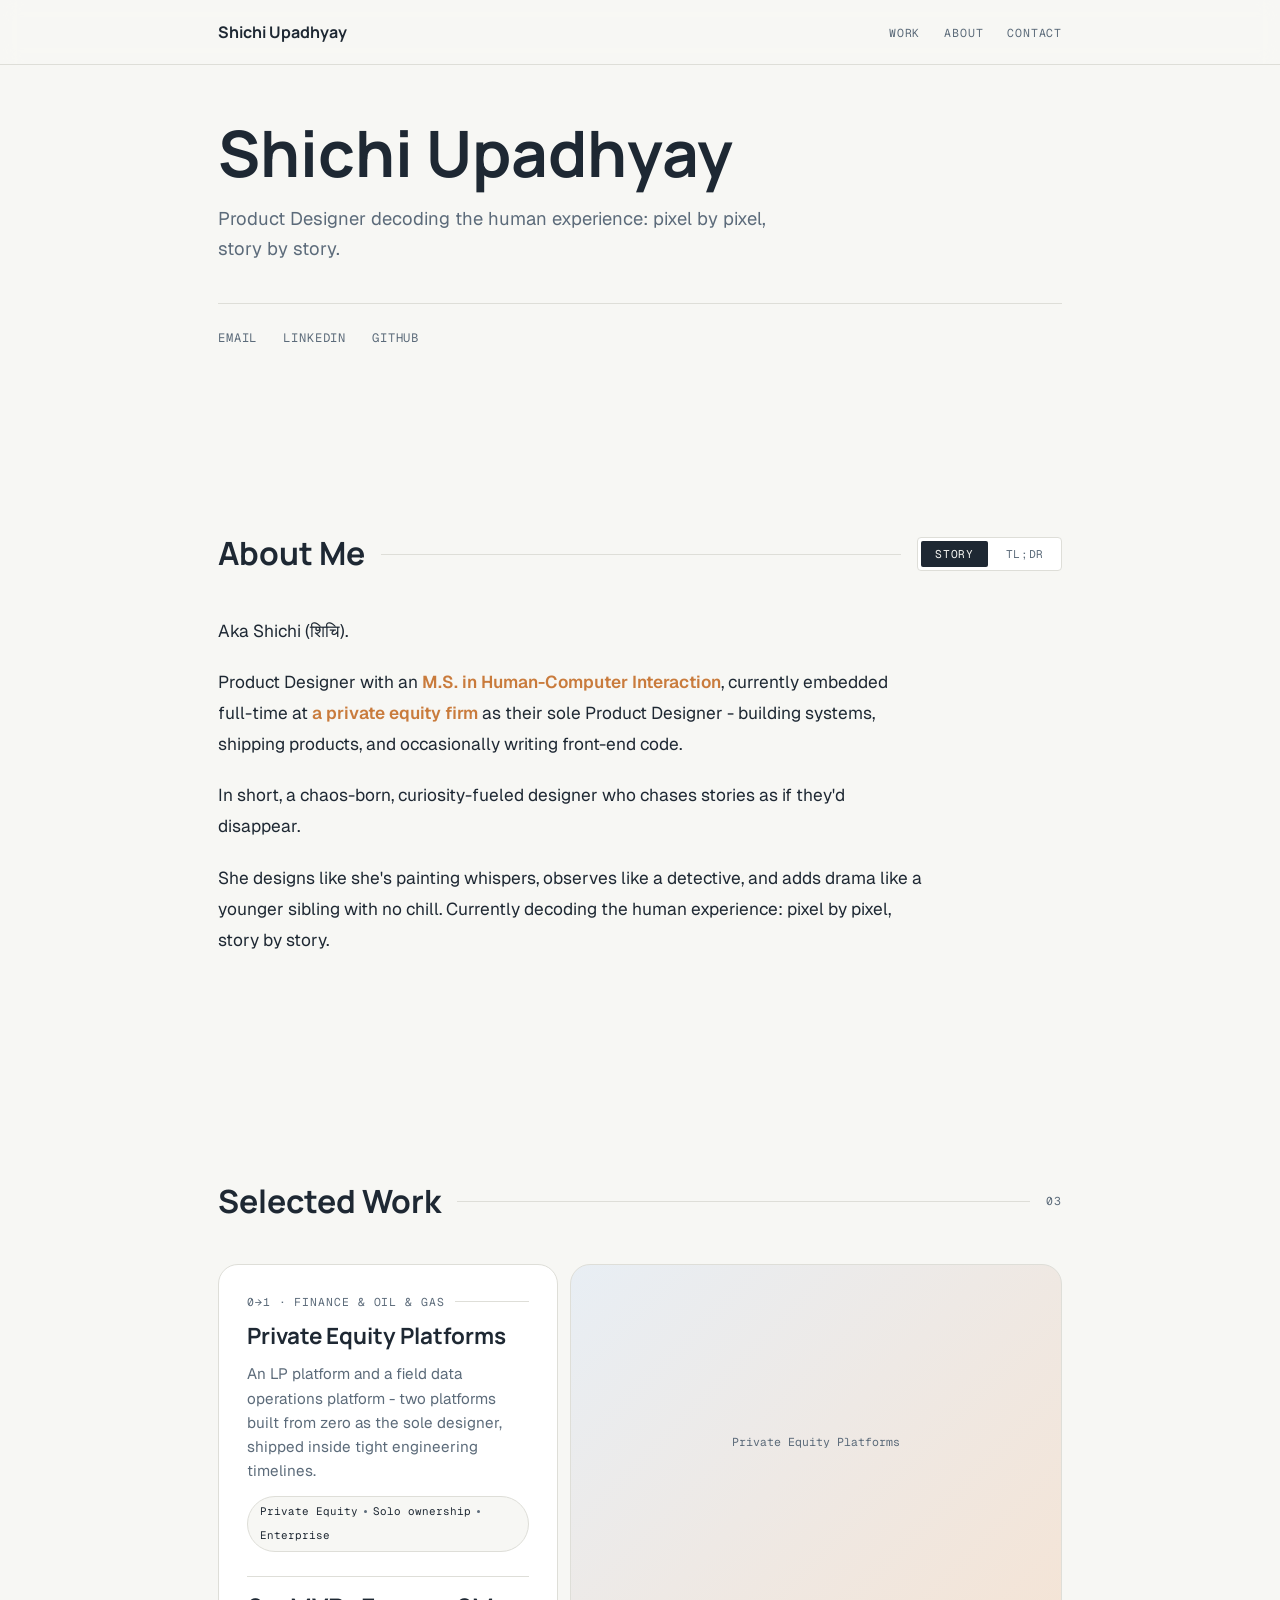
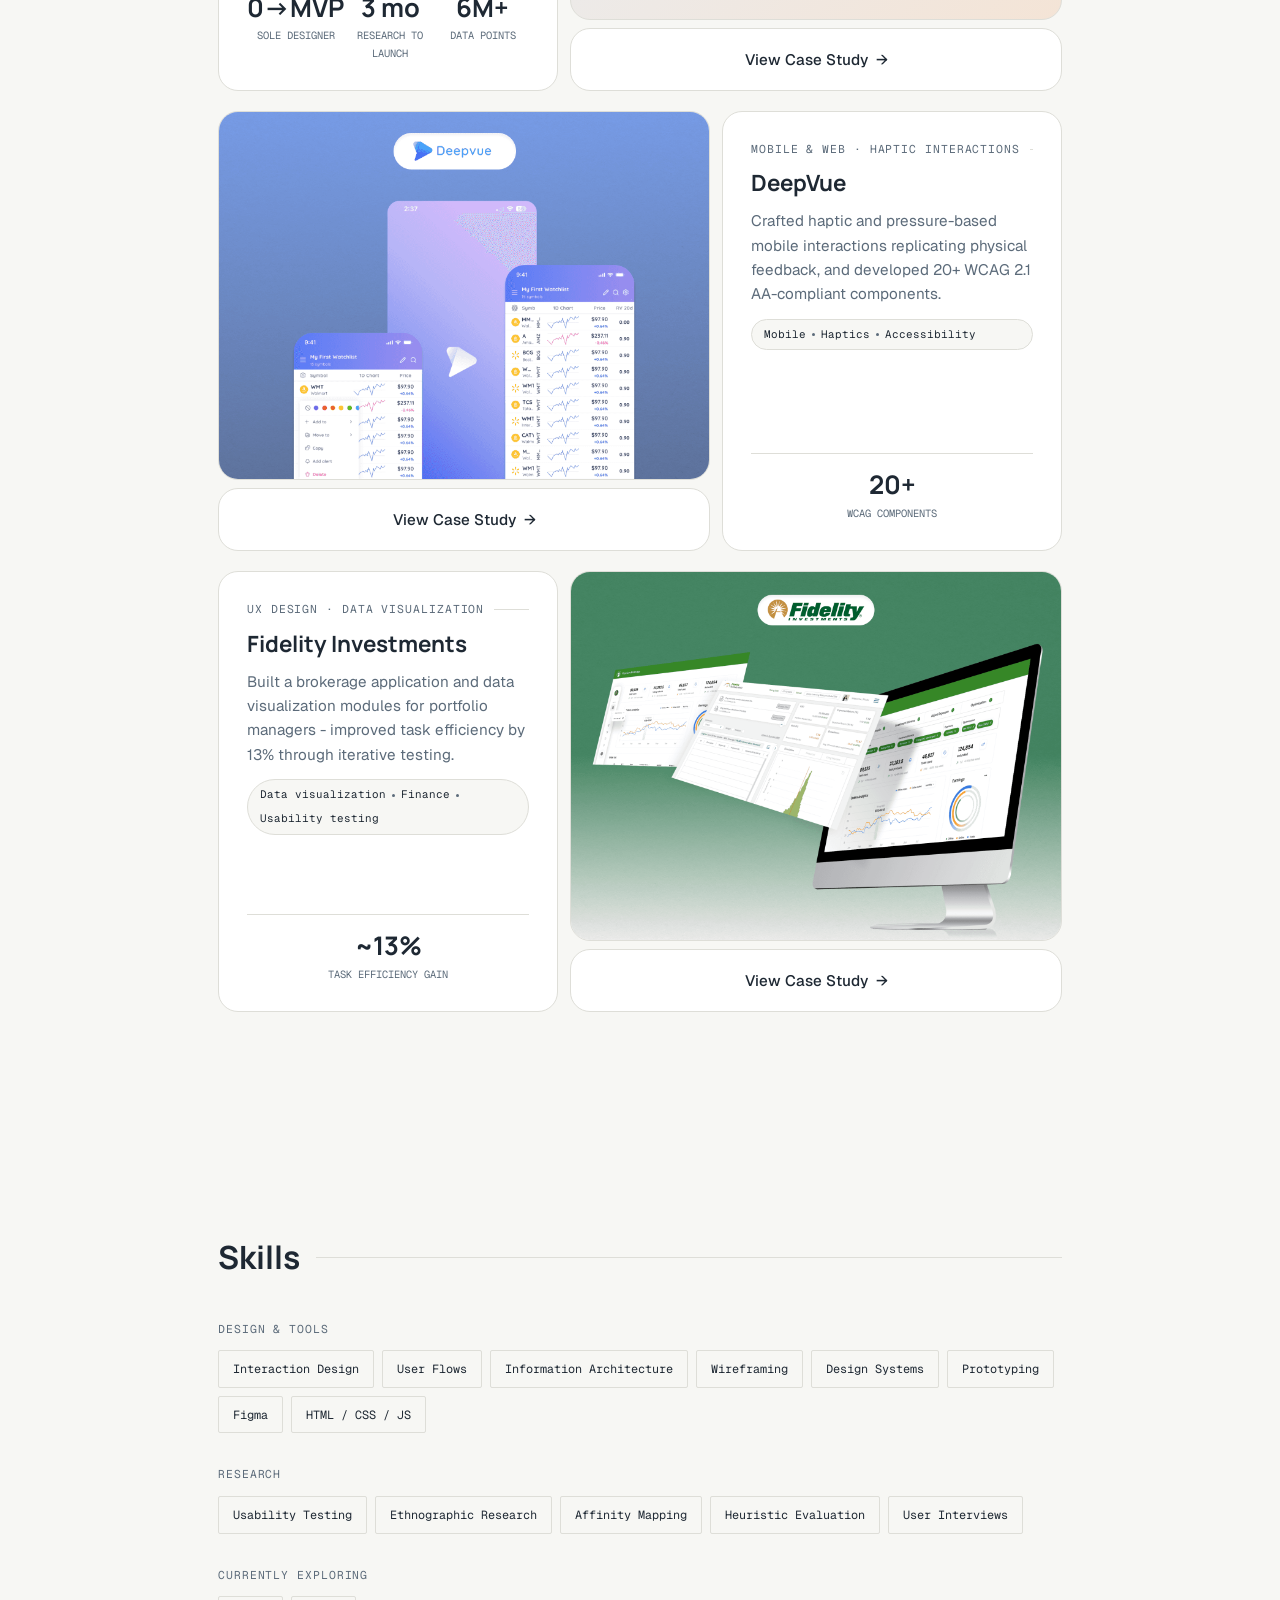
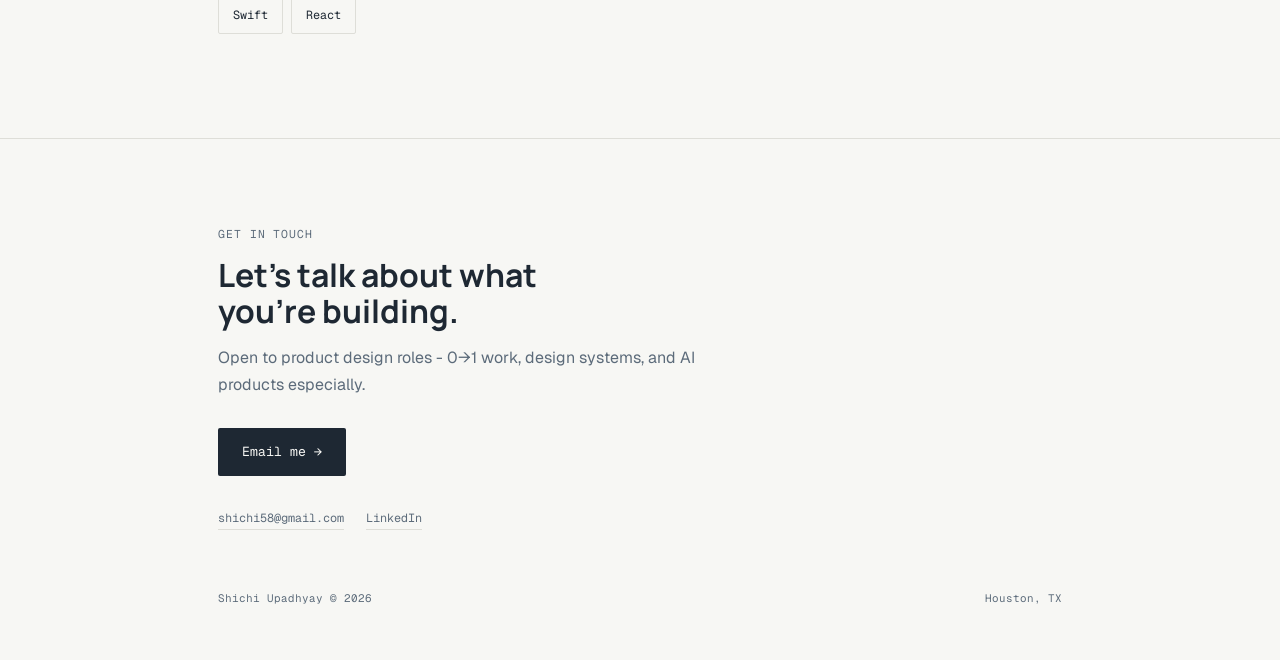
<file: index.html>
<!DOCTYPE html>
<html lang="en">
<head>
  <meta charset="UTF-8">
  <meta name="viewport" content="width=device-width, initial-scale=1">
  <title>Shichi Upadhyay - Product Designer</title>
  <link rel="preconnect" href="https://fonts.googleapis.com">
  <link rel="preconnect" href="https://fonts.gstatic.com" crossorigin>
  <link href="https://fonts.googleapis.com/css2?family=Manrope:wght@400;500;600;700&family=Geist:wght@400;500;600&family=Geist+Mono:wght@400;500&display=swap" rel="stylesheet">
  <link rel="stylesheet" href="assets/styles/main.css">
</head>
<body>

  <!-- 1. NAV -->
  <header class="nav">
    <div class="wrap">
      <div class="brand">Shichi Upadhyay</div>
      <nav class="nav-links" id="nav-links">
        <a href="#work">Work</a>
        <a href="#about">About</a>
        <a href="#contact">Contact</a>
      </nav>
      <button class="nav-toggle" aria-label="Toggle menu" aria-expanded="false" aria-controls="nav-links">
        <span></span>
        <span></span>
        <span></span>
      </button>
    </div>
  </header>

<!-- 2. HERO -->
<section id="home" class="hero-simple">
  <div class="wrap">
    <h1 class="hero-name">Shichi Upadhyay</h1>
    <p class="hero-tag">Product Designer decoding the human experience: pixel by pixel, story by story.</p>
    <span class="hero-rule"></span>
    <div class="hero-links">
      <a href="mailto:shichi58@gmail.com">Email</a>
      <a href="https://linkedin.com/in/shichi-upadhyay" target="_blank">LinkedIn</a>
      <a href="https://github.com/Shichi58" target="_blank">GitHub</a>
    </div>
  </div>
</section>

<script type="module" src="assets/scripts/main.js"></script>

  <!-- 3. ABOUT -->
<section id="about" class="about">
  <div class="wrap">
    <div class="shead">
      <h2>About Me</h2>
      <span class="rule"></span>
      <div class="toggle">
        <button class="toggle-btn active" data-target="story">Story</button>
        <button class="toggle-btn" data-target="tldr">TL;DR</button>
      </div>
    </div>

    <div class="about-text">
      <p>
        Aka Shichi (शिचि).
      </p>
      <p>
        Product Designer with an <strong>M.S. in Human-Computer Interaction</strong>, currently
        embedded full-time at <strong>a private equity firm</strong> as their sole Product
        Designer<span class="strike"> - building systems, shipping products, and occasionally
        writing front-end code</span>.
      </p>
      <p>
        <span class="strike">In short, a chaos-born, curiosity-fueled designer who chases
        stories as if they'd disappear.</span>
      </p>
      <p>
        <span class="strike">She designs like she's painting whispers, observes like a
        detective, and adds drama like a younger sibling with no chill.</span>
        Currently decoding the human experience: pixel by pixel, story by story.
      </p>
    </div>

  </div>
</section>

  <!-- 4. SELECTED WORK -->
<section id="work" class="work-section">
  <div class="wrap">
    <div class="shead">
      <h2>Selected Work</h2>
      <span class="rule"></span>
      <span class="mono">03</span>
    </div>

    <!-- Card 1: info left, image right -->
    <div class="work-card">
      <div class="work-info">
        <div class="work-info-top">
          <div class="work-eyebrow">
            <span class="mono">0→1 · Finance & Oil & Gas</span>
            <span class="rule"></span>
          </div>
          <h3>Private Equity Platforms</h3>
          <p>An LP platform and a field data operations platform - two platforms built from zero as the sole designer, shipped inside tight engineering timelines.</p>
          <span class="work-chip">
            <span>Private Equity</span>
            <span class="chip-dot"></span>
            <span>Solo ownership</span>
            <span class="chip-dot"></span>
            <span>Enterprise</span>
          </span>
        </div>
        <div class="work-stats">
          <span class="stat-rule"></span>
          <div class="stats-row">
            <div class="stat">
              <span class="n">0→MVP</span>
              <span class="l">Sole designer</span>
            </div>
            <div class="stat">
              <span class="n">3 mo</span>
              <span class="l">Research to launch</span>
            </div>
            <div class="stat">
              <span class="n">6M+</span>
              <span class="l">Data points</span>
            </div>
          </div>
        </div>
      </div>
      <div class="work-right">
        <a href="case-studies/private-equity-platforms.html" class="work-image pep-placeholder">
          <div class="work-placeholder">Private Equity Platforms</div>
        </a>
        <a href="case-studies/private-equity-platforms.html" class="view-btn">
          View Case Study <span>→</span>
        </a>
      </div>
    </div>

    <!-- Card 4: image left, info right -->
    <div class="work-card reverse">
      <div class="work-info">
        <div class="work-info-top">
          <div class="work-eyebrow">
            <span class="mono">Mobile & Web · Haptic interactions</span>
            <span class="rule"></span>
          </div>
          <h3>DeepVue</h3>
          <p>Crafted haptic and pressure-based mobile interactions replicating physical feedback, and developed 20+ WCAG 2.1 AA-compliant components.</p>
          <span class="work-chip">
            <span>Mobile</span>
            <span class="chip-dot"></span>
            <span>Haptics</span>
            <span class="chip-dot"></span>
            <span>Accessibility</span>
          </span>
        </div>
        <div class="work-stats">
          <span class="stat-rule"></span>
          <div class="stats-row">
            <div class="stat">
              <span class="n">20+</span>
              <span class="l">WCAG components</span>
            </div>
          </div>
        </div>
      </div>
      <div class="work-right">
        <a href="case-studies/deepvue.html" class="work-image">
          <img src="assets/images/work/deepvue.png" alt="DeepVue trading platform interface">
        </a>
        <a href="case-studies/deepvue.html" class="view-btn">
          View Case Study <span>→</span>
        </a>
      </div>
    </div>

    <!-- Card 3: info left, image right -->
    <div class="work-card">
      <div class="work-info">
        <div class="work-info-top">
          <div class="work-eyebrow">
            <span class="mono">UX Design · Data visualization</span>
            <span class="rule"></span>
          </div>
          <h3>Fidelity Investments</h3>
          <p>Built a brokerage application and data visualization modules for portfolio managers - improved task efficiency by 13% through iterative testing.</p>
          <span class="work-chip">
            <span>Data visualization</span>
            <span class="chip-dot"></span>
            <span>Finance</span>
            <span class="chip-dot"></span>
            <span>Usability testing</span>
          </span>
        </div>
        <div class="work-stats">
          <span class="stat-rule"></span>
          <div class="stats-row">
            <div class="stat">
              <span class="n">~13%</span>
              <span class="l">Task efficiency gain</span>
            </div>
          </div>
        </div>
      </div>
      <div class="work-right">
        <a href="case-studies/fidelity-investments.html" class="work-image">
          <img src="assets/images/work/fidelity.png" alt="Fidelity Investments risk analysis tool">
        </a>
        <a href="case-studies/fidelity-investments.html" class="view-btn">
          View Case Study <span>→</span>
        </a>
      </div>
    </div>

  </div>
</section>

  <!-- 6. SKILLS -->
  <section id="skills" class="skills-section">
    <div class="wrap">
      <div class="shead">
        <h2>Skills</h2>
        <span class="rule"></span>
      </div>
      <div class="skills-grid">
        <div class="skills-group">
          <span class="mono">Design & Tools</span>
          <div class="skills-list">
            <span>Interaction Design</span>
            <span>User Flows</span>
            <span>Information Architecture</span>
            <span>Wireframing</span>
            <span>Design Systems</span>
            <span>Prototyping</span>
            <span>Figma</span>
            <span>HTML / CSS / JS</span>
          </div>
        </div>
        <div class="skills-group">
          <span class="mono">Research</span>
          <div class="skills-list">
            <span>Usability Testing</span>
            <span>Ethnographic Research</span>
            <span>Affinity Mapping</span>
            <span>Heuristic Evaluation</span>
            <span>User Interviews</span>
          </div>
        </div>
        <div class="skills-group">
          <span class="mono">Currently Exploring</span>
          <div class="skills-list">
            <span>Swift</span>
            <span>React</span>
          </div>
        </div>
      </div>
    </div>
  </section>

  <!-- 7. FOOTER CTA -->
  <footer id="contact">
    <div class="wrap">
      <span class="mono">Get in touch</span>
      <h2>Let's talk about what you're building.</h2>
      <p class="footer-lead">Open to product design roles - 0→1 work, design systems, and AI products especially.</p>
      <a href="mailto:shichi58@gmail.com" class="cta-btn">Email me →</a>
      <div class="footer-links">
        <a href="mailto:shichi58@gmail.com">shichi58@gmail.com</a>
        <a href="https://linkedin.com/in/shichi-upadhyay" target="_blank">LinkedIn</a>
      </div>
      <div class="footer-bottom">
        <span>Shichi Upadhyay © 2026</span>
        <span>Houston, TX</span>
      </div>
    </div>
  </footer>

  <script type="module" src="assets/scripts/main.js"></script>
</body>
</html>
</file>
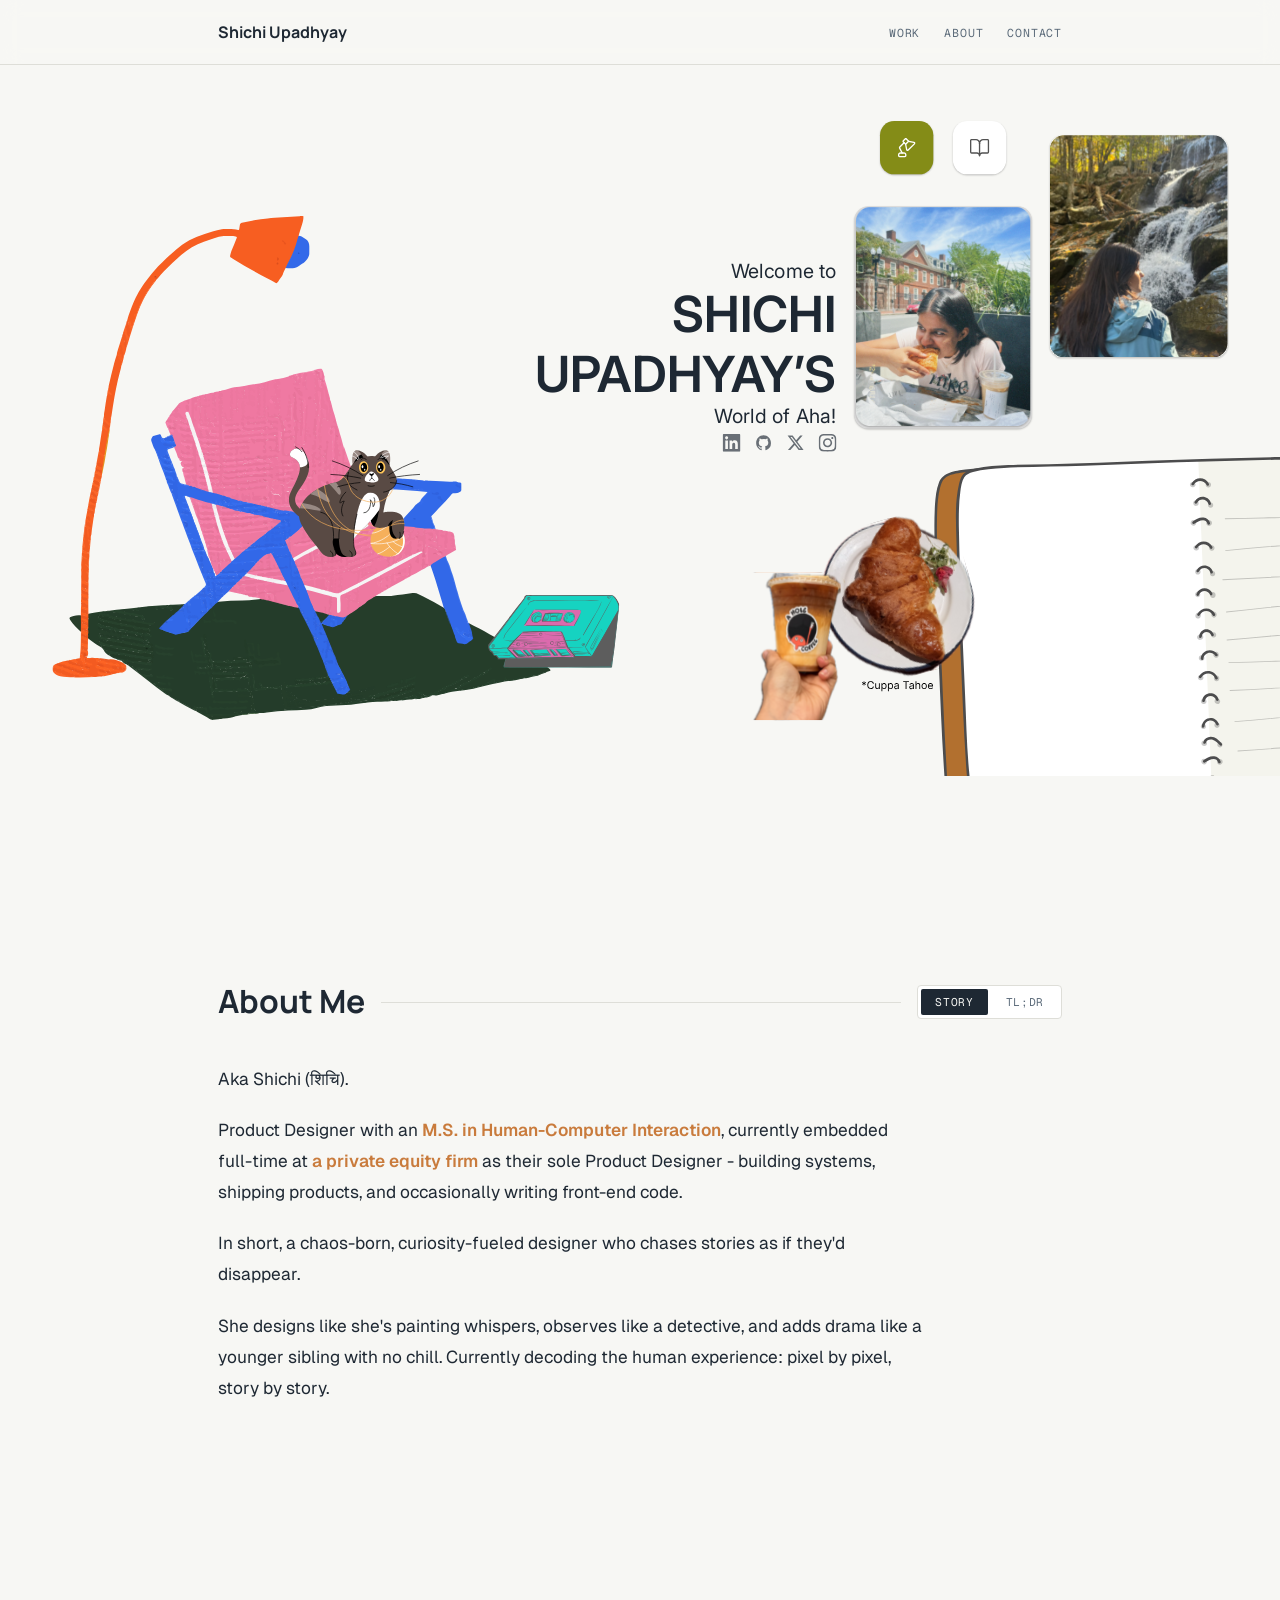
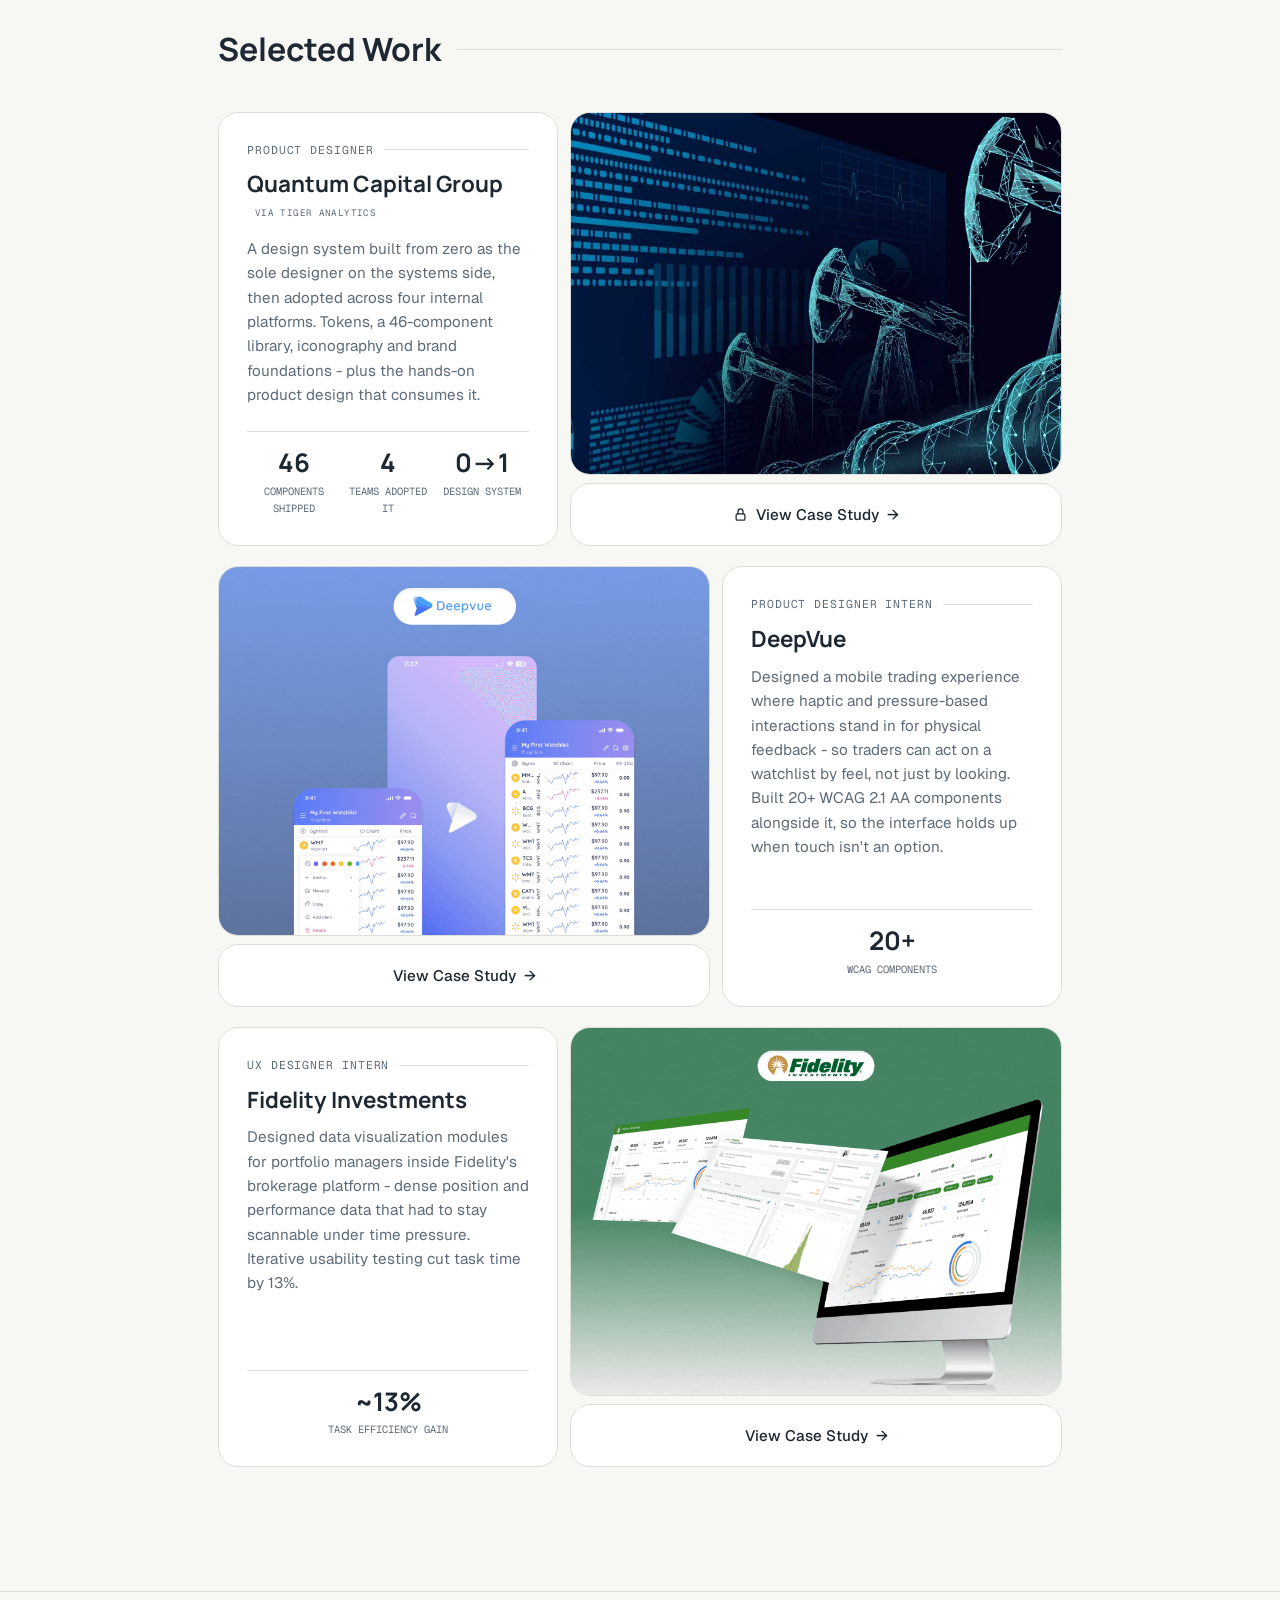
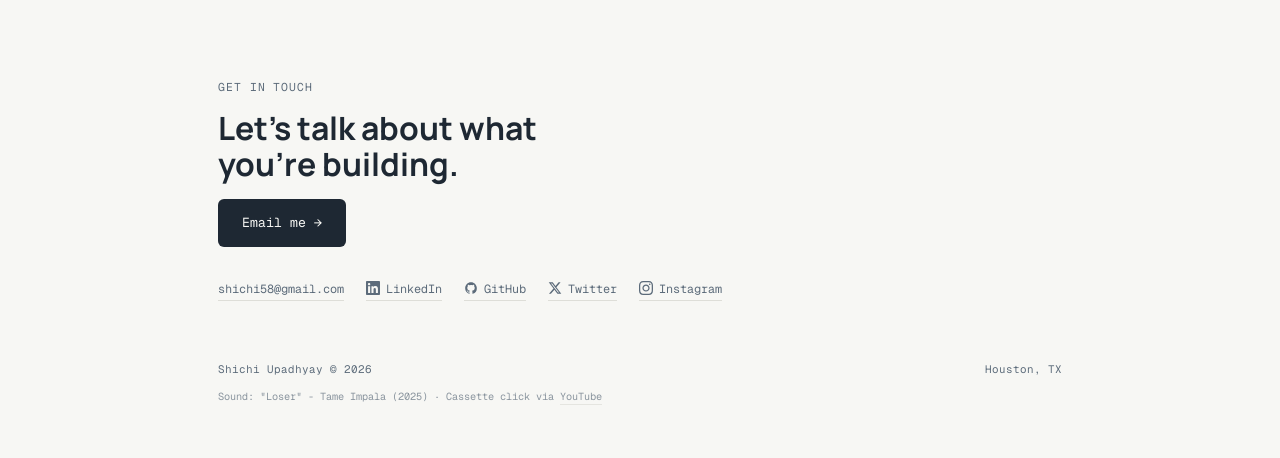
<file: docs/index.html>
<!DOCTYPE html>
<html lang="en">
<head>
  <script>if (localStorage.getItem('theme') === 'dark') document.documentElement.classList.add('dark-mode');</script>
  <meta charset="UTF-8">
  <meta name="viewport" content="width=device-width, initial-scale=1">
  <title>Shichi Upadhyay - Product Designer</title>
  <link rel="preconnect" href="https://fonts.googleapis.com">
  <link rel="preconnect" href="https://fonts.gstatic.com" crossorigin>
  <link href="https://fonts.googleapis.com/css2?family=Manrope:wght@400;500;600;700&family=Geist:wght@400;500;600&family=Geist+Mono:wght@400;500&family=Inter:wght@400;600&display=swap" rel="stylesheet">
  <link rel="stylesheet" href="assets/styles/main.css">
</head>
<body>

  <!-- 1. NAV -->
  <header class="nav">
    <div class="wrap">
      <div class="brand"><a href="#home">Shichi Upadhyay</a></div>
      <nav class="nav-links" id="nav-links">
        <a href="#work">Work</a>
        <a href="#about">About</a>
        <a href="#contact">Contact</a>
      </nav>
      <button class="nav-toggle" aria-label="Toggle menu" aria-expanded="false" aria-controls="nav-links">
        <span></span>
        <span></span>
        <span></span>
      </button>
    </div>
  </header>

<!-- 2. HERO -->
<section id="home" class="hero-fig" data-rail="Top">
  <div class="hero-canvas-frame">
    <div class="hero-canvas">

      <!-- left-side illustration -->
      <img class="hc-illustration" src="assets/images/hero/chair-and-lamp.svg" alt="" aria-hidden="true">
      <button type="button" class="hc-lamp-hit" aria-label="Toggle dark mode" aria-pressed="false"></button>
      <span class="hc-cat" data-tooltip="Meow!">
        <img src="assets/images/hero/cat.svg" alt="" aria-hidden="true">
      </span>
      <button type="button" class="hc-cassette-btn" aria-label="Play song" aria-pressed="false" data-tooltip="Click">
        <img class="hc-cassette" src="assets/images/hero/cassette.svg" alt="" aria-hidden="true">
      </button>
      <img class="hc-onair" src="assets/images/hero/onAir.svg" alt="" aria-hidden="true">
      <img class="hc-journal" src="assets/images/hero/open-journal.svg" alt="" aria-hidden="true">

      <!-- profile photos -->
      <span class="hc-photo-a" data-tooltip="Shenandoah National Park">
        <img src="assets/images/hero/Me2.svg" alt="Shichi Upadhyay" aria-hidden="true">
      </span>
      <span class="hc-photo hc-photo-b" data-tooltip="Tatte Bakery &amp; Cafe, Cambridge">
        <img src="assets/images/hero/Me1.png" alt="Shichi Upadhyay" aria-hidden="true">
      </span>

      <!-- headline -->
      <div class="hc-text">
        <span class="hc-line-sm">Welcome to</span>
        <span class="hc-line-lg">SHICHI</span>
        <span class="hc-line-lg">UPADHYAY&rsquo;S</span>
        <span class="hc-line-sm">World of Aha!</span>
      </div>

      <!-- social links -->
      <div class="hc-socials">
        <a href="https://linkedin.com/in/shichi-upadhyay" target="_blank" rel="noopener" aria-label="LinkedIn">
          <svg viewBox="0 0 24 24" fill="currentColor"><path d="M20.447 20.452h-3.554v-5.569c0-1.328-.027-3.037-1.852-3.037-1.853 0-2.136 1.446-2.136 2.939v5.667H9.351V9h3.414v1.561h.046c.477-.9 1.637-1.85 3.37-1.85 3.601 0 4.267 2.37 4.267 5.455v6.286zM5.337 7.433c-1.144 0-2.063-.926-2.063-2.065 0-1.138.92-2.063 2.063-2.063 1.14 0 2.064.925 2.064 2.063 0 1.139-.925 2.065-2.064 2.065zm1.782 13.019H3.555V9h3.564v11.452zM22.225 0H1.771C.792 0 0 .774 0 1.729v20.542C0 23.227.792 24 1.771 24h20.451C23.2 24 24 23.227 24 22.271V1.729C24 .774 23.2 0 22.222 0h.003z"/></svg>
        </a>
        <a href="https://github.com/Shichi58" target="_blank" rel="noopener" aria-label="GitHub">
          <svg viewBox="0 0 24 24" fill="currentColor"><path d="M12 2C6.48 2 2 6.58 2 12.25c0 4.53 2.87 8.37 6.84 9.73.5.09.68-.22.68-.48 0-.24-.01-.87-.01-1.71-2.78.62-3.37-1.36-3.37-1.36-.46-1.18-1.11-1.5-1.11-1.5-.91-.63.07-.62.07-.62 1 .07 1.53 1.05 1.53 1.05.89 1.56 2.34 1.11 2.91.85.09-.66.35-1.11.63-1.37-2.22-.26-4.56-1.14-4.56-5.07 0-1.12.39-2.04 1.03-2.76-.1-.26-.45-1.31.1-2.73 0 0 .84-.28 2.75 1.05a9.32 9.32 0 0 1 2.5-.34c.85 0 1.71.11 2.5.34 1.91-1.33 2.75-1.05 2.75-1.05.55 1.42.2 2.47.1 2.73.64.72 1.03 1.64 1.03 2.76 0 3.94-2.34 4.8-4.57 5.06.36.32.68.94.68 1.9 0 1.37-.01 2.48-.01 2.82 0 .27.18.58.69.48A10.02 10.02 0 0 0 22 12.25C22 6.58 17.52 2 12 2z"/></svg>
        </a>
        <a href="https://twitter.com/NowKillingEve" target="_blank" rel="noopener" aria-label="Twitter">
          <svg viewBox="0 0 24 24" fill="currentColor"><path d="M18.244 2.25h3.308l-7.227 8.26 8.502 11.24H16.17l-5.214-6.817L4.99 21.75H1.68l7.73-8.835L1.254 2.25H8.08l4.713 6.231zm-1.161 17.52h1.833L7.084 4.126H5.117z"/></svg>
        </a>
        <a href="https://www.instagram.com/the_uncanny_necromancy/" target="_blank" rel="noopener" aria-label="Instagram">
          <svg viewBox="0 0 24 24" fill="currentColor"><path d="M12 2.163c3.204 0 3.584.012 4.85.07 3.252.148 4.771 1.691 4.919 4.919.058 1.265.069 1.645.069 4.849 0 3.205-.012 3.584-.069 4.849-.148 3.225-1.664 4.771-4.919 4.919-1.266.058-1.644.07-4.85.07-3.204 0-3.584-.012-4.849-.07-3.26-.149-4.771-1.699-4.919-4.92-.058-1.265-.07-1.644-.07-4.849 0-3.204.013-3.583.07-4.849.149-3.227 1.664-4.771 4.919-4.919 1.266-.057 1.645-.069 4.849-.069zm0-2.163c-3.259 0-3.667.014-4.947.072-4.358.2-6.78 2.618-6.98 6.98-.059 1.281-.073 1.689-.073 4.948 0 3.259.014 3.668.072 4.948.2 4.358 2.618 6.78 6.98 6.98 1.281.058 1.689.072 4.948.072 3.259 0 3.668-.014 4.948-.072 4.354-.2 6.782-2.618 6.979-6.98.059-1.28.073-1.689.073-4.948 0-3.259-.014-3.667-.072-4.947-.196-4.354-2.617-6.78-6.979-6.98-1.281-.059-1.69-.073-4.949-.073zm0 5.838c-3.403 0-6.162 2.759-6.162 6.162s2.759 6.163 6.162 6.163 6.162-2.759 6.162-6.163c0-3.403-2.759-6.162-6.162-6.162zm0 10.162c-2.209 0-4-1.79-4-4 0-2.209 1.791-4 4-4s4 1.791 4 4c0 2.21-1.791 4-4 4zm6.406-11.845c-.796 0-1.441.645-1.441 1.44s.645 1.44 1.441 1.44c.795 0 1.439-.645 1.439-1.44s-.644-1.44-1.439-1.44z"/></svg>
        </a>
      </div>

      <!-- journal / desk mode toggle -->
      <button class="hc-mode-btn hc-mode-journal" type="button" aria-label="Journal mode" aria-pressed="false" data-tooltip="Journal View">
        <svg width="24" height="24" viewBox="0 0 24 24" fill="none" xmlns="http://www.w3.org/2000/svg">
<path d="M11.25 21V7C11.25 6.58579 11.5858 6.25 12 6.25C12.4142 6.25 12.75 6.58579 12.75 7V21C12.75 21.4142 12.4142 21.75 12 21.75C11.5858 21.75 11.25 21.4142 11.25 21Z" fill="currentColor"/>
<path d="M21.25 4C21.25 3.93369 21.2236 3.87013 21.1768 3.82324C21.1299 3.77636 21.0663 3.75 21 3.75H16C15.138 3.75 14.3116 4.09266 13.7021 4.70215C13.0927 5.31164 12.75 6.13805 12.75 7C12.75 7.41421 12.4142 7.75 12 7.75C11.5858 7.75 11.25 7.41421 11.25 7C11.25 6.13805 10.9073 5.31164 10.2979 4.70215C9.68836 4.09266 8.86195 3.75 8 3.75H3C2.9337 3.75 2.87013 3.77636 2.82324 3.82324C2.77636 3.87013 2.75 3.9337 2.75 4V17C2.75 17.0663 2.77636 17.1299 2.82324 17.1768C2.87013 17.2236 2.93369 17.25 3 17.25H9C9.99456 17.25 10.9481 17.6454 11.6514 18.3486C11.7778 18.475 11.894 18.6096 12 18.751C12.106 18.6096 12.2222 18.475 12.3486 18.3486C13.0519 17.6454 14.0054 17.25 15 17.25H21C21.0663 17.25 21.1299 17.2236 21.1768 17.1768C21.2236 17.1299 21.25 17.0663 21.25 17V4ZM22.75 17C22.75 17.4641 22.5655 17.9091 22.2373 18.2373C21.9091 18.5655 21.4641 18.75 21 18.75H15C14.4033 18.75 13.8311 18.9872 13.4092 19.4092C12.9872 19.8311 12.75 20.4033 12.75 21C12.75 21.4142 12.4142 21.75 12 21.75C11.5858 21.75 11.25 21.4142 11.25 21C11.25 20.4033 11.0128 19.8311 10.5908 19.4092C10.1689 18.9872 9.59674 18.75 9 18.75H3C2.53587 18.75 2.09089 18.5655 1.7627 18.2373C1.43451 17.9091 1.25 17.4641 1.25 17V4C1.25 3.53587 1.43451 3.09088 1.7627 2.7627C2.09088 2.43451 2.53587 2.25 3 2.25H8C9.25978 2.25 10.4676 2.7508 11.3584 3.6416C11.6024 3.88557 11.8169 4.15334 12 4.43945C12.1831 4.15334 12.3976 3.88557 12.6416 3.6416C13.5324 2.7508 14.7402 2.25 16 2.25H21C21.4641 2.25 21.9091 2.43451 22.2373 2.7627C22.5655 3.09089 22.75 3.53587 22.75 4V17Z" fill="currentColor"/>
</svg>
      </button>
      <button class="hc-mode-btn hc-mode-desk" type="button" aria-label="Desk mode" aria-pressed="true" data-tooltip="Desk View">
        <svg width="24" height="24" viewBox="0 0 24 24" fill="none" xmlns="http://www.w3.org/2000/svg">
<path d="M11.0002 1.25021C11.4642 1.25027 11.9094 1.43488 12.2375 1.76291L14.5774 4.10275L20.3518 5.28537L20.467 5.31271C20.7323 5.38613 20.9769 5.52173 21.1809 5.70822C21.4141 5.92155 21.5852 6.19452 21.676 6.49728C21.7667 6.79996 21.7738 7.12156 21.6965 7.42795C21.6288 7.6962 21.499 7.94414 21.3176 8.15158L21.2375 8.23752L14.2375 15.2375C14.0142 15.4609 13.7342 15.6192 13.4279 15.6965C13.1216 15.7738 12.8 15.7667 12.4973 15.676C12.1945 15.5852 11.9215 15.4141 11.7082 15.1809C11.495 14.9477 11.3489 14.6613 11.2854 14.3518L10.1028 8.57736L7.76291 6.23752C7.43489 5.9094 7.25027 5.46417 7.25021 5.00021C7.25021 4.53618 7.43483 4.09108 7.76291 3.76291L9.76291 1.76291C10.0911 1.43483 10.5362 1.25021 11.0002 1.25021ZM8.75021 5.00021C8.75027 5.06643 8.77664 5.13014 8.82346 5.17697L11.3235 7.67697L11.3947 7.75998C11.4599 7.84768 11.5055 7.94896 11.5276 8.05685L12.7551 14.05L12.7766 14.1135C12.7868 14.1335 12.7994 14.1524 12.8147 14.1692C12.8451 14.2025 12.8847 14.2265 12.9279 14.2395C12.9712 14.2524 13.017 14.2534 13.0608 14.2424C13.1044 14.2314 13.1441 14.2088 13.176 14.177L20.177 7.17697C20.2088 7.1451 20.2314 7.10441 20.2424 7.06076C20.2534 7.01701 20.2524 6.97117 20.2395 6.92795C20.2265 6.8847 20.2025 6.84514 20.1692 6.81467C20.1359 6.78424 20.0942 6.76416 20.05 6.7551L14.0569 5.52756C13.913 5.49811 13.7808 5.42722 13.677 5.32346L11.177 2.82346C11.1301 2.77664 11.0664 2.75027 11.0002 2.75021C10.934 2.75021 10.8703 2.77664 10.8235 2.82346L8.82346 4.82346C8.77664 4.87033 8.75021 4.93396 8.75021 5.00021Z" fill="currentColor"/>
<path d="M13.6768 4.26273C13.9697 3.96987 14.4445 3.96984 14.7373 4.26273C15.0302 4.55561 15.0302 5.03039 14.7373 5.32327L11.3233 8.73734C11.0304 9.03019 10.5556 9.03019 10.2627 8.73734C9.96984 8.44445 9.96986 7.96969 10.2627 7.67679L13.6768 4.26273Z" fill="currentColor"/>
<path d="M10.25 20C10.25 19.6685 10.1182 19.3506 9.88379 19.1162C9.64937 18.8818 9.33152 18.75 9 18.75H5C4.66848 18.75 4.35063 18.8818 4.11621 19.1162C3.88179 19.3506 3.75 19.6685 3.75 20V21C3.75 21.0663 3.77636 21.1299 3.82324 21.1768C3.87013 21.2236 3.93369 21.25 4 21.25H10C10.0663 21.25 10.1299 21.2236 10.1768 21.1768C10.2236 21.1299 10.25 21.0663 10.25 21V20ZM11.75 21C11.75 21.4641 11.5655 21.9091 11.2373 22.2373C10.9091 22.5655 10.4641 22.75 10 22.75H4C3.53587 22.75 3.09089 22.5655 2.7627 22.2373C2.43451 21.9091 2.25 21.4641 2.25 21V20C2.25 19.2707 2.53994 18.5714 3.05566 18.0557C3.57139 17.5399 4.27065 17.25 5 17.25H9C9.72935 17.25 10.4286 17.5399 10.9443 18.0557C11.4601 18.5714 11.75 19.2707 11.75 20V21Z" fill="currentColor"/>
<path d="M8.55531 5.96973C8.84814 5.6769 9.32295 5.67704 9.61586 5.96973C9.90875 6.26262 9.90875 6.73738 9.61586 7.03027L4.82289 11.8232C4.78523 11.8609 4.76067 11.9103 4.75258 11.9629C4.74457 12.0154 4.75341 12.0691 4.77797 12.1162L7.66469 17.6533C7.85619 18.0206 7.71362 18.4735 7.34633 18.665C6.9791 18.8563 6.52606 18.7139 6.33461 18.3467L3.44789 12.8096C3.27569 12.4793 3.21352 12.1025 3.27016 11.7344C3.32679 11.3664 3.49903 11.0259 3.76235 10.7627L8.55531 5.96973Z" fill="currentColor"/>
</svg>
      </button>

      <!-- polaroid-style photo group -->
      <span class="hc-group6" data-tooltip="Lake Tahoe">
        <img src="assets/images/hero/coffee and croissant.svg" alt="Cuppa Tahoe" aria-hidden="true">
      </span>

    </div>
  </div>
</section>

<script type="module" src="assets/scripts/main.js"></script>

  <!-- 3. ABOUT -->
<section id="about" class="about" data-rail="About Me">
  <div class="wrap">
    <div class="shead">
      <h2>About Me</h2>
      <span class="rule"></span>
      <div class="toggle">
        <button class="toggle-btn active" data-target="story">Story</button>
        <button class="toggle-btn" data-target="tldr">TL;DR</button>
      </div>
    </div>

    <div class="about-text">
      <p>
        Aka Shichi (शिचि).
      </p>
      <p>
        Product Designer with an <strong>M.S. in Human-Computer Interaction</strong>, currently
        embedded full-time at <strong>a private equity firm</strong> as their sole Product
        Designer<span class="strike"> - building systems, shipping products, and occasionally
        writing front-end code</span>.
      </p>
      <p>
        <span class="strike">In short, a chaos-born, curiosity-fueled designer who chases
        stories as if they'd disappear.</span>
      </p>
      <p>
        <span class="strike">She designs like she's painting whispers, observes like a
        detective, and adds drama like a younger sibling with no chill.</span>
        Currently decoding the human experience: pixel by pixel, story by story.
      </p>
    </div>

  </div>
</section>

  <!-- 4. SELECTED WORK -->
<section id="work" class="work-section" data-rail="Selected Work">
  <div class="wrap">
    <div class="shead">
      <h2>Selected Work</h2>
      <span class="rule"></span>
    </div>

    <!-- Card 1: info left, image right -->
    <div class="work-card">
      <div class="work-info">
        <div class="work-info-top">
          <div class="work-eyebrow">
            <span class="mono">Product Designer</span>
            <span class="rule"></span>
          </div>
          <h3>Quantum Capital Group <span class="work-via">via Tiger Analytics</span></h3>
          <p>A design system built from zero as the sole designer on the systems side, then adopted across four internal platforms. Tokens, a 46-component library, iconography and brand foundations - plus the hands-on product design that consumes it.</p>
        </div>
        <div class="work-stats">
          <span class="stat-rule"></span>
          <div class="stats-row">
            <div class="stat">
              <span class="n">46</span>
              <span class="l">Components shipped</span>
            </div>
            <div class="stat">
              <span class="n">4</span>
              <span class="l">Teams adopted it</span>
            </div>
            <div class="stat">
              <span class="n">0→1</span>
              <span class="l">Design system</span>
            </div>
          </div>
        </div>
      </div>
      <div class="work-right">
        <a href="case-studies/private-equity-platforms.html" class="work-image pep-photo">
          <img src="assets/images/work/privateequityplatforms.jpg" alt="Quantum Capital Group design system component library interface">
        </a>
        <a href="case-studies/private-equity-platforms.html" class="view-btn">
          <svg class="lock-icon" viewBox="0 0 24 24" fill="none" stroke="currentColor" stroke-width="2" stroke-linecap="round" stroke-linejoin="round" aria-hidden="true"><rect x="5" y="11" width="14" height="10" rx="2"></rect><path d="M8 11V7a4 4 0 0 1 8 0v4"></path></svg>
          View Case Study <span>→</span>
        </a>
      </div>
    </div>

    <!-- Card 4: image left, info right -->
    <div class="work-card reverse">
      <div class="work-info">
        <div class="work-info-top">
          <div class="work-eyebrow">
            <span class="mono">Product Designer Intern</span>
            <span class="rule"></span>
          </div>
          <h3>DeepVue</h3>
          <p>Designed a mobile trading experience where haptic and pressure-based interactions stand in for physical feedback - so traders can act on a watchlist by feel, not just by looking. Built 20+ WCAG 2.1 AA components alongside it, so the interface holds up when touch isn't an option.</p>
        </div>
        <div class="work-stats">
          <span class="stat-rule"></span>
          <div class="stats-row">
            <div class="stat">
              <span class="n">20+</span>
              <span class="l">WCAG components</span>
            </div>
          </div>
        </div>
      </div>
      <div class="work-right">
        <a href="case-studies/deepvue.html" class="work-image">
          <img src="assets/images/work/deepvue.png" alt="DeepVue trading platform interface">
        </a>
        <a href="case-studies/deepvue.html" class="view-btn">
          View Case Study <span>→</span>
        </a>
      </div>
    </div>

    <!-- Card 3: info left, image right -->
    <div class="work-card">
      <div class="work-info">
        <div class="work-info-top">
          <div class="work-eyebrow">
            <span class="mono">UX Designer Intern</span>
            <span class="rule"></span>
          </div>
          <h3>Fidelity Investments</h3>
          <p>Designed data visualization modules for portfolio managers inside Fidelity's brokerage platform - dense position and performance data that had to stay scannable under time pressure. Iterative usability testing cut task time by 13%.</p>
        </div>
        <div class="work-stats">
          <span class="stat-rule"></span>
          <div class="stats-row">
            <div class="stat">
              <span class="n">~13%</span>
              <span class="l">Task efficiency gain</span>
            </div>
          </div>
        </div>
      </div>
      <div class="work-right">
        <a href="case-studies/fidelity-investments.html" class="work-image">
          <img src="assets/images/work/fidelity.png" alt="Fidelity Investments risk analysis tool">
        </a>
        <a href="case-studies/fidelity-investments.html" class="view-btn">
          View Case Study <span>→</span>
        </a>
      </div>
    </div>

  </div>
</section>

  <!-- 7. FOOTER CTA -->
  <footer id="contact" data-rail="Contact">
    <div class="wrap">
      <span class="mono">Get in touch</span>
      <h2>Let's talk about what you're building.</h2>
      <a href="mailto:shichi58@gmail.com" class="cta-btn">Email me →</a>
      <div class="footer-links">
        <a href="mailto:shichi58@gmail.com">shichi58@gmail.com</a>
        <a href="https://linkedin.com/in/shichi-upadhyay" target="_blank" rel="noopener">
          <svg viewBox="0 0 24 24" fill="currentColor" aria-hidden="true"><path d="M20.447 20.452h-3.554v-5.569c0-1.328-.027-3.037-1.852-3.037-1.853 0-2.136 1.446-2.136 2.939v5.667H9.351V9h3.414v1.561h.046c.477-.9 1.637-1.85 3.37-1.85 3.601 0 4.267 2.37 4.267 5.455v6.286zM5.337 7.433c-1.144 0-2.063-.926-2.063-2.065 0-1.138.92-2.063 2.063-2.063 1.14 0 2.064.925 2.064 2.063 0 1.139-.925 2.065-2.064 2.065zm1.782 13.019H3.555V9h3.564v11.452zM22.225 0H1.771C.792 0 0 .774 0 1.729v20.542C0 23.227.792 24 1.771 24h20.451C23.2 24 24 23.227 24 22.271V1.729C24 .774 23.2 0 22.222 0h.003z"/></svg>
          LinkedIn
        </a>
        <a href="https://github.com/Shichi58" target="_blank" rel="noopener">
          <svg viewBox="0 0 24 24" fill="currentColor" aria-hidden="true"><path d="M12 2C6.48 2 2 6.58 2 12.25c0 4.53 2.87 8.37 6.84 9.73.5.09.68-.22.68-.48 0-.24-.01-.87-.01-1.71-2.78.62-3.37-1.36-3.37-1.36-.46-1.18-1.11-1.5-1.11-1.5-.91-.63.07-.62.07-.62 1 .07 1.53 1.05 1.53 1.05.89 1.56 2.34 1.11 2.91.85.09-.66.35-1.11.63-1.37-2.22-.26-4.56-1.14-4.56-5.07 0-1.12.39-2.04 1.03-2.76-.1-.26-.45-1.31.1-2.73 0 0 .84-.28 2.75 1.05a9.32 9.32 0 0 1 2.5-.34c.85 0 1.71.11 2.5.34 1.91-1.33 2.75-1.05 2.75-1.05.55 1.42.2 2.47.1 2.73.64.72 1.03 1.64 1.03 2.76 0 3.94-2.34 4.8-4.57 5.06.36.32.68.94.68 1.9 0 1.37-.01 2.48-.01 2.82 0 .27.18.58.69.48A10.02 10.02 0 0 0 22 12.25C22 6.58 17.52 2 12 2z"/></svg>
          GitHub
        </a>
        <a href="https://twitter.com/NowKillingEve" target="_blank" rel="noopener">
          <svg viewBox="0 0 24 24" fill="currentColor" aria-hidden="true"><path d="M18.244 2.25h3.308l-7.227 8.26 8.502 11.24H16.17l-5.214-6.817L4.99 21.75H1.68l7.73-8.835L1.254 2.25H8.08l4.713 6.231zm-1.161 17.52h1.833L7.084 4.126H5.117z"/></svg>
          Twitter
        </a>
        <a href="https://www.instagram.com/the_uncanny_necromancy/" target="_blank" rel="noopener">
          <svg viewBox="0 0 24 24" fill="currentColor" aria-hidden="true"><path d="M12 2.163c3.204 0 3.584.012 4.85.07 3.252.148 4.771 1.691 4.919 4.919.058 1.265.069 1.645.069 4.849 0 3.205-.012 3.584-.069 4.849-.148 3.225-1.664 4.771-4.919 4.919-1.266.058-1.644.07-4.85.07-3.204 0-3.584-.012-4.849-.07-3.26-.149-4.771-1.699-4.919-4.92-.058-1.265-.07-1.644-.07-4.849 0-3.204.013-3.583.07-4.849.149-3.227 1.664-4.771 4.919-4.919 1.266-.057 1.645-.069 4.849-.069zm0-2.163c-3.259 0-3.667.014-4.947.072-4.358.2-6.78 2.618-6.98 6.98-.059 1.281-.073 1.689-.073 4.948 0 3.259.014 3.668.072 4.948.2 4.358 2.618 6.78 6.98 6.98 1.281.058 1.689.072 4.948.072 3.259 0 3.668-.014 4.948-.072 4.354-.2 6.782-2.618 6.979-6.98.059-1.28.073-1.689.073-4.948 0-3.259-.014-3.667-.072-4.947-.196-4.354-2.617-6.78-6.979-6.98-1.281-.059-1.69-.073-4.949-.073zm0 5.838c-3.403 0-6.162 2.759-6.162 6.162s2.759 6.163 6.162 6.163 6.162-2.759 6.162-6.163c0-3.403-2.759-6.162-6.162-6.162zm0 10.162c-2.209 0-4-1.79-4-4 0-2.209 1.791-4 4-4s4 1.791 4 4c0 2.21-1.791 4-4 4zm6.406-11.845c-.796 0-1.441.645-1.441 1.44s.645 1.44 1.441 1.44c.795 0 1.439-.645 1.439-1.44s-.644-1.44-1.439-1.44z"/></svg>
          Instagram
        </a>
      </div>
      <div class="footer-bottom">
        <span>Shichi Upadhyay © 2026</span>
        <span>Houston, TX</span>
      </div>
      <p class="footer-credits">Sound: "Loser" - Tame Impala (2025) &middot; Cassette click via <a href="https://youtu.be/GpIC6VX-nAg" target="_blank" rel="noopener">YouTube</a></p>
    </div>
  </footer>

  <script type="module" src="assets/scripts/main.js"></script>
</body>
</html>
</file>
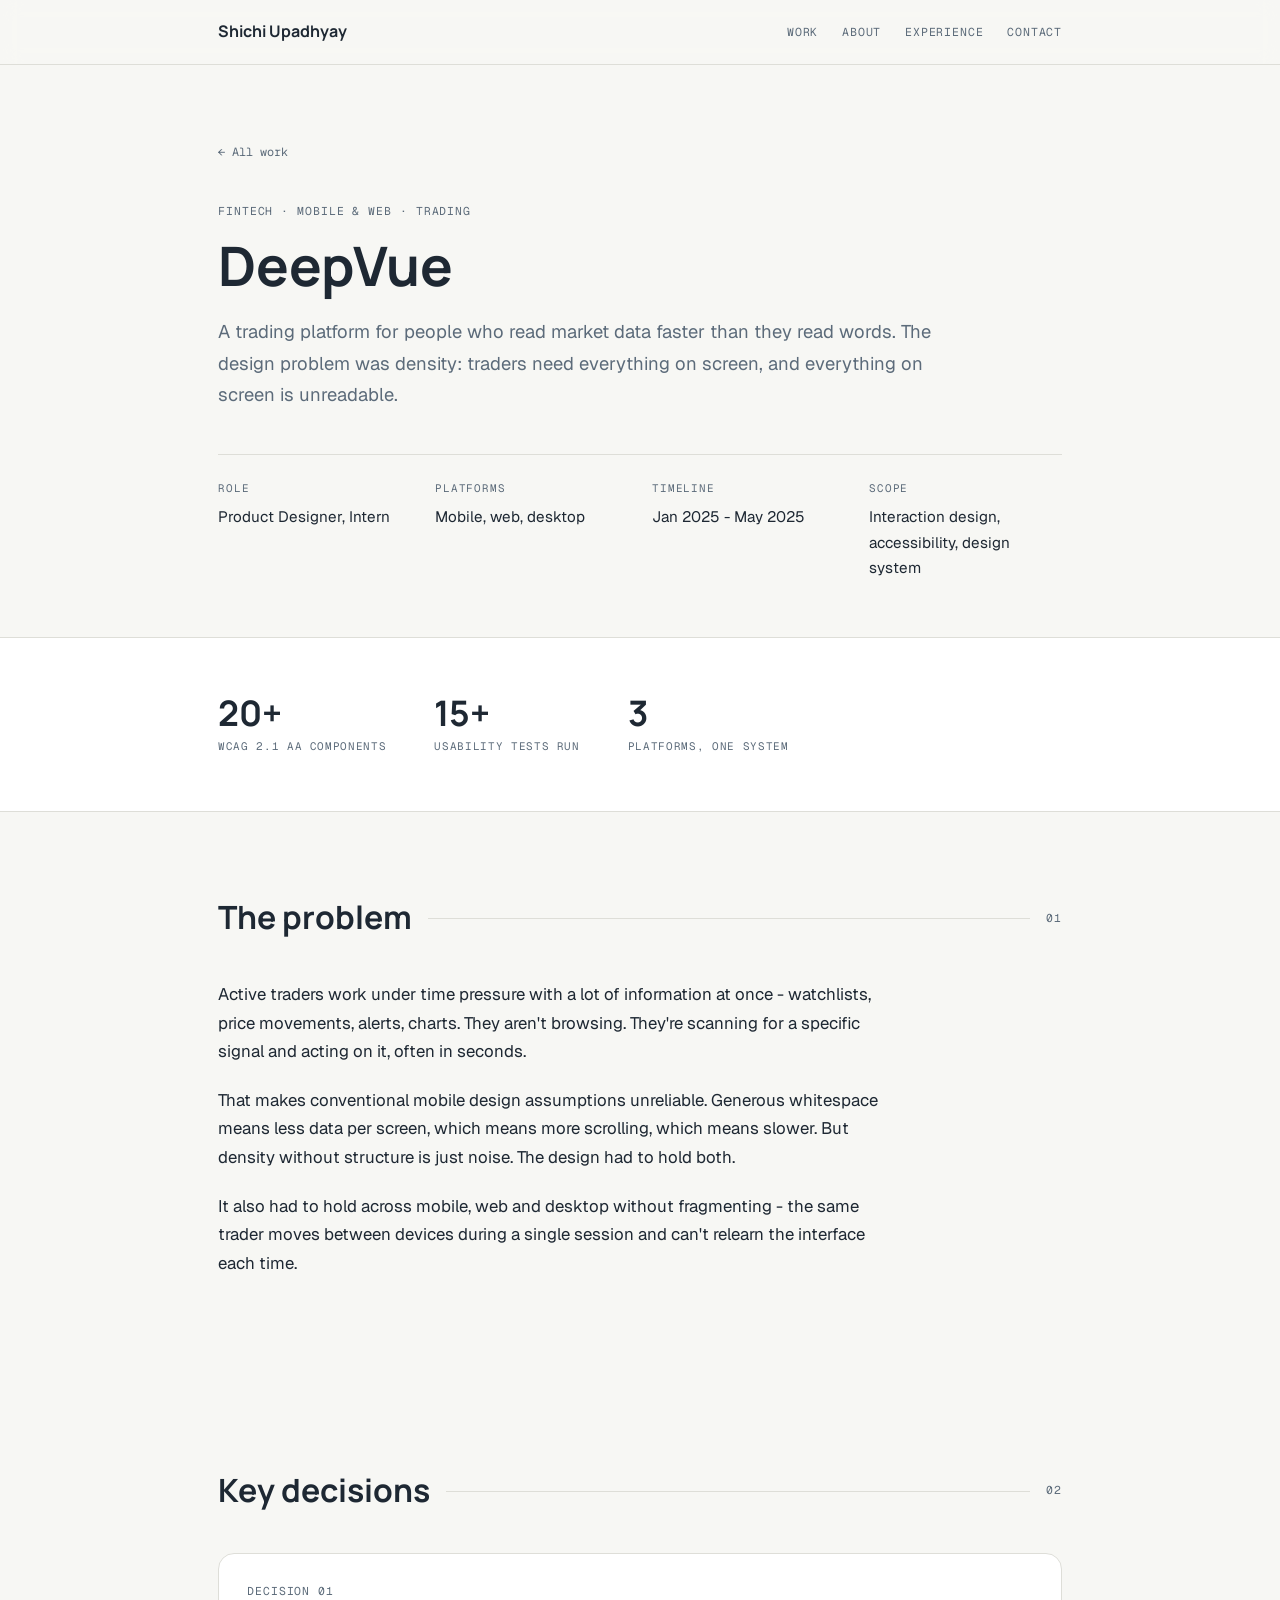
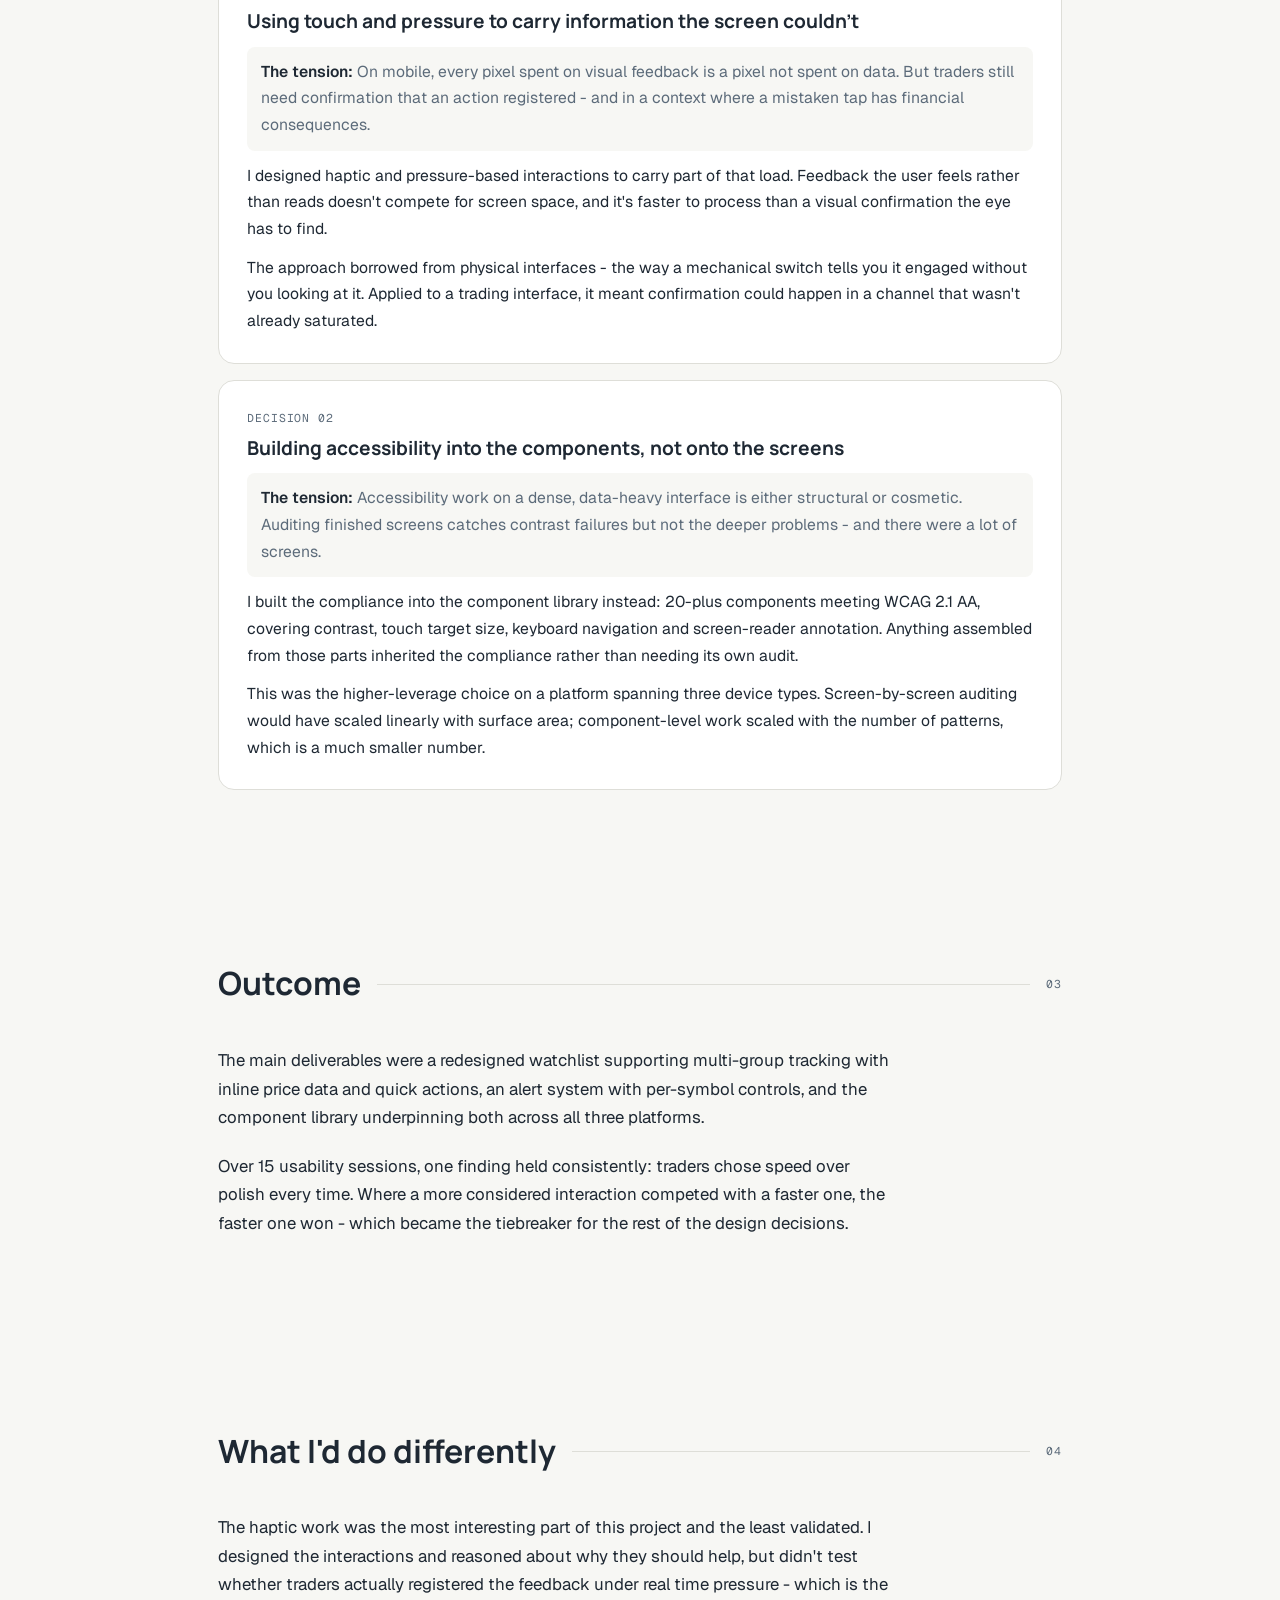
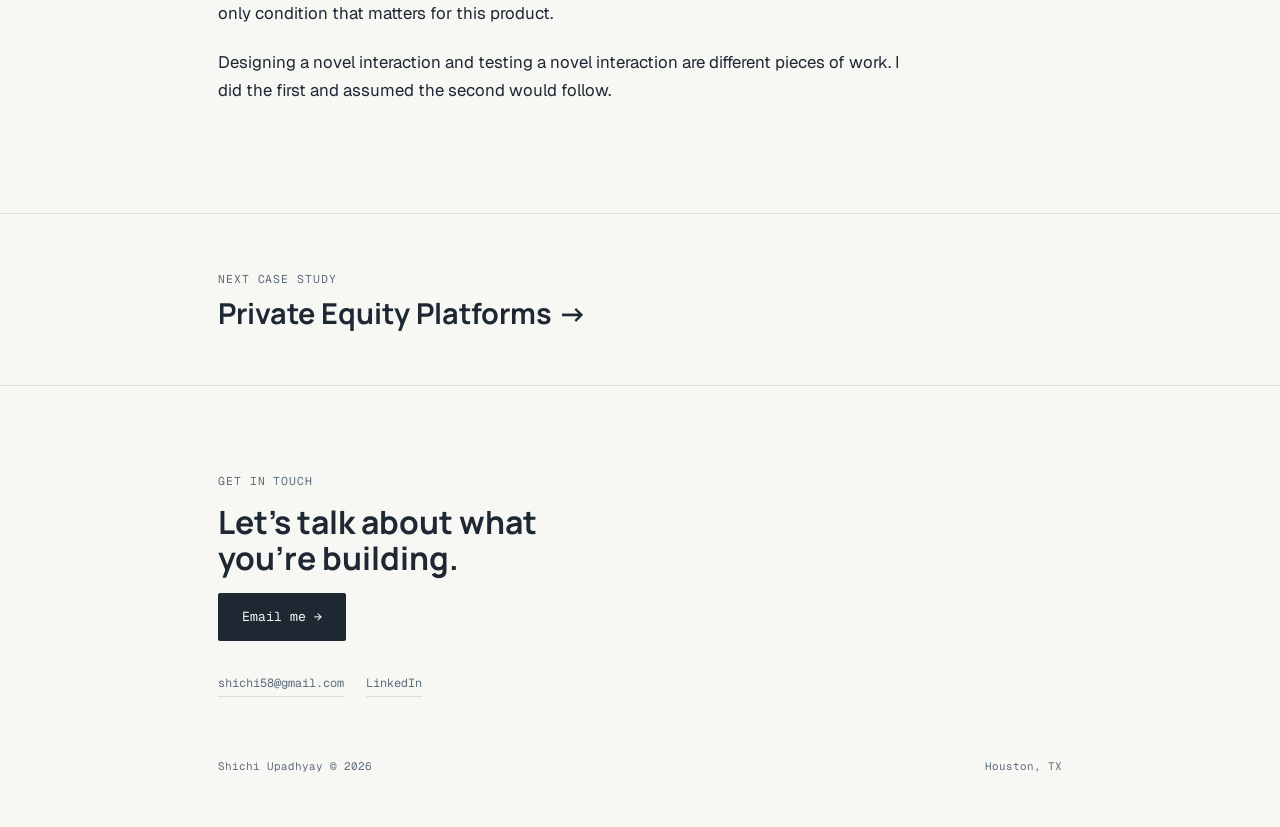
<file: case-studies/deepvue.html>
<!DOCTYPE html>
<html lang="en">
<head>
  <meta charset="UTF-8">
  <meta name="viewport" content="width=device-width, initial-scale=1">
  <title>DeepVue - Shichi Upadhyay</title>
  <link rel="preconnect" href="https://fonts.googleapis.com">
  <link rel="preconnect" href="https://fonts.gstatic.com" crossorigin>
  <link href="https://fonts.googleapis.com/css2?family=Manrope:wght@400;500;600;700&family=Geist:wght@400;500;600&family=Geist+Mono:wght@400;500&display=swap" rel="stylesheet">
  <link rel="stylesheet" href="../assets/styles/main.css">
</head>
<body class="cs-page">

  <header class="nav">
    <div class="wrap">
      <div class="brand"><a href="../index.html">Shichi Upadhyay</a></div>
      <nav class="nav-links" id="nav-links">
        <a href="../index.html#work">Work</a>
        <a href="../index.html#about">About</a>
        <a href="../index.html#experience">Experience</a>
        <a href="../index.html#contact">Contact</a>
      </nav>
      <button class="nav-toggle" aria-label="Toggle menu" aria-expanded="false" aria-controls="nav-links">
        <span></span><span></span><span></span>
      </button>
    </div>
  </header>

  <!-- 1. HERO -->
  <section class="cs-hero">
    <div class="wrap">
      <a href="../index.html#work" class="cs-back">← All work</a>
      <span class="mono cs-eyebrow">FINTECH · MOBILE &amp; WEB · TRADING</span>
      <h1>DeepVue</h1>
      <p class="cs-lede">
        A trading platform for people who read market data faster than they
        read words. The design problem was density: traders need everything
        on screen, and everything on screen is unreadable.
      </p>

      <dl class="cs-facts">
        <div><dt>Role</dt><dd>Product Designer, Intern</dd></div>
        <div><dt>Platforms</dt><dd>Mobile, web, desktop</dd></div>
        <div><dt>Timeline</dt><dd>Jan 2025 - May 2025</dd></div>
        <div><dt>Scope</dt><dd>Interaction design, accessibility, design system</dd></div>
      </dl>
    </div>
  </section>

  <!-- 2. AT A GLANCE -->
  <section class="cs-section cs-glance">
    <div class="wrap">
      <div class="cs-stats">
        <div class="stat"><span class="n">20+</span><span class="l">WCAG 2.1 AA components</span></div>
        <div class="stat"><span class="n">15+</span><span class="l">Usability tests run</span></div>
        <div class="stat"><span class="n">3</span><span class="l">Platforms, one system</span></div>
      </div>
    </div>
  </section>

  <!-- 3. PROBLEM -->
  <section class="cs-section" id="problem">
    <div class="wrap">
      <div class="shead"><h2>The problem</h2><span class="rule"></span><span class="mono">01</span></div>
      <div class="cs-body">
        <p>Active traders work under time pressure with a lot of information
        at once - watchlists, price movements, alerts, charts. They aren't
        browsing. They're scanning for a specific signal and acting on it,
        often in seconds.</p>

        <p>That makes conventional mobile design assumptions unreliable.
        Generous whitespace means less data per screen, which means more
        scrolling, which means slower. But density without structure is just
        noise. The design had to hold both.</p>

        <p>It also had to hold across mobile, web and desktop without
        fragmenting - the same trader moves between devices during a single
        session and can't relearn the interface each time.</p>
      </div>
    </div>
  </section>

  <!-- 4. KEY DECISIONS -->
  <section class="cs-section" id="decisions">
    <div class="wrap">
      <div class="shead"><h2>Key decisions</h2><span class="rule"></span><span class="mono">02</span></div>

      <div class="cs-decisions">

        <article class="cs-decision">
          <span class="mono">Decision 01</span>
          <h3>Using touch and pressure to carry information the screen couldn't</h3>
          <p class="cs-tension"><strong>The tension:</strong> On mobile, every
          pixel spent on visual feedback is a pixel not spent on data. But
          traders still need confirmation that an action registered - and in a
          context where a mistaken tap has financial consequences.</p>

          <p>I designed haptic and pressure-based interactions to carry part
          of that load. Feedback the user feels rather than reads doesn't
          compete for screen space, and it's faster to process than a visual
          confirmation the eye has to find.</p>

          <p>The approach borrowed from physical interfaces - the way a
          mechanical switch tells you it engaged without you looking at it.
          Applied to a trading interface, it meant confirmation could happen
          in a channel that wasn't already saturated.</p>
        </article>

        <article class="cs-decision">
          <span class="mono">Decision 02</span>
          <h3>Building accessibility into the components, not onto the screens</h3>
          <p class="cs-tension"><strong>The tension:</strong> Accessibility work
          on a dense, data-heavy interface is either structural or cosmetic.
          Auditing finished screens catches contrast failures but not the
          deeper problems - and there were a lot of screens.</p>

          <p>I built the compliance into the component library instead:
          20-plus components meeting WCAG 2.1 AA, covering contrast, touch
          target size, keyboard navigation and screen-reader annotation.
          Anything assembled from those parts inherited the compliance rather
          than needing its own audit.</p>

          <p>This was the higher-leverage choice on a platform spanning three
          device types. Screen-by-screen auditing would have scaled linearly
          with surface area; component-level work scaled with the number of
          patterns, which is a much smaller number.</p>
        </article>

      </div>
    </div>
  </section>

  <!-- 5. OUTCOME -->
  <section class="cs-section" id="outcome">
    <div class="wrap">
      <div class="shead"><h2>Outcome</h2><span class="rule"></span><span class="mono">03</span></div>
      <div class="cs-body">
        <p>The main deliverables were a redesigned watchlist supporting
        multi-group tracking with inline price data and quick actions, an
        alert system with per-symbol controls, and the component library
        underpinning both across all three platforms.</p>

        <p>Over 15 usability sessions, one finding held consistently: traders
        chose speed over polish every time. Where a more considered
        interaction competed with a faster one, the faster one won - which
        became the tiebreaker for the rest of the design decisions.</p>
      </div>
    </div>
  </section>

  <!-- 6. REFLECTION -->
  <section class="cs-section" id="reflection">
    <div class="wrap">
      <div class="shead"><h2>What I'd do differently</h2><span class="rule"></span><span class="mono">04</span></div>
      <div class="cs-body">
        <p>The haptic work was the most interesting part of this project and
        the least validated. I designed the interactions and reasoned about
        why they should help, but didn't test whether traders actually
        registered the feedback under real time pressure - which is the only
        condition that matters for this product.</p>

        <p>Designing a novel interaction and testing a novel interaction are
        different pieces of work. I did the first and assumed the second
        would follow.</p>
      </div>
    </div>
  </section>

  <!-- 7. NEXT -->
  <nav class="cs-next">
    <div class="wrap">
      <a href="private-equity-platforms.html" class="cs-next-link">
        <span class="mono">Next case study</span>
        <h3>Private Equity Platforms →</h3>
      </a>
    </div>
  </nav>

  <footer id="contact">
    <div class="wrap">
      <span class="mono">Get in touch</span>
      <h2>Let's talk about what you're building.</h2>
      <a href="mailto:shichi58@gmail.com" class="cta-btn">Email me →</a>
      <div class="footer-links">
        <a href="mailto:shichi58@gmail.com">shichi58@gmail.com</a>
        <a href="https://linkedin.com/in/shichi-upadhyay" target="_blank">LinkedIn</a>
      </div>
      <div class="footer-bottom">
        <span>Shichi Upadhyay © 2026</span>
        <span>Houston, TX</span>
      </div>
    </div>
  </footer>

  <script type="module" src="../assets/scripts/main.js"></script>
</body>
</html>
</file>
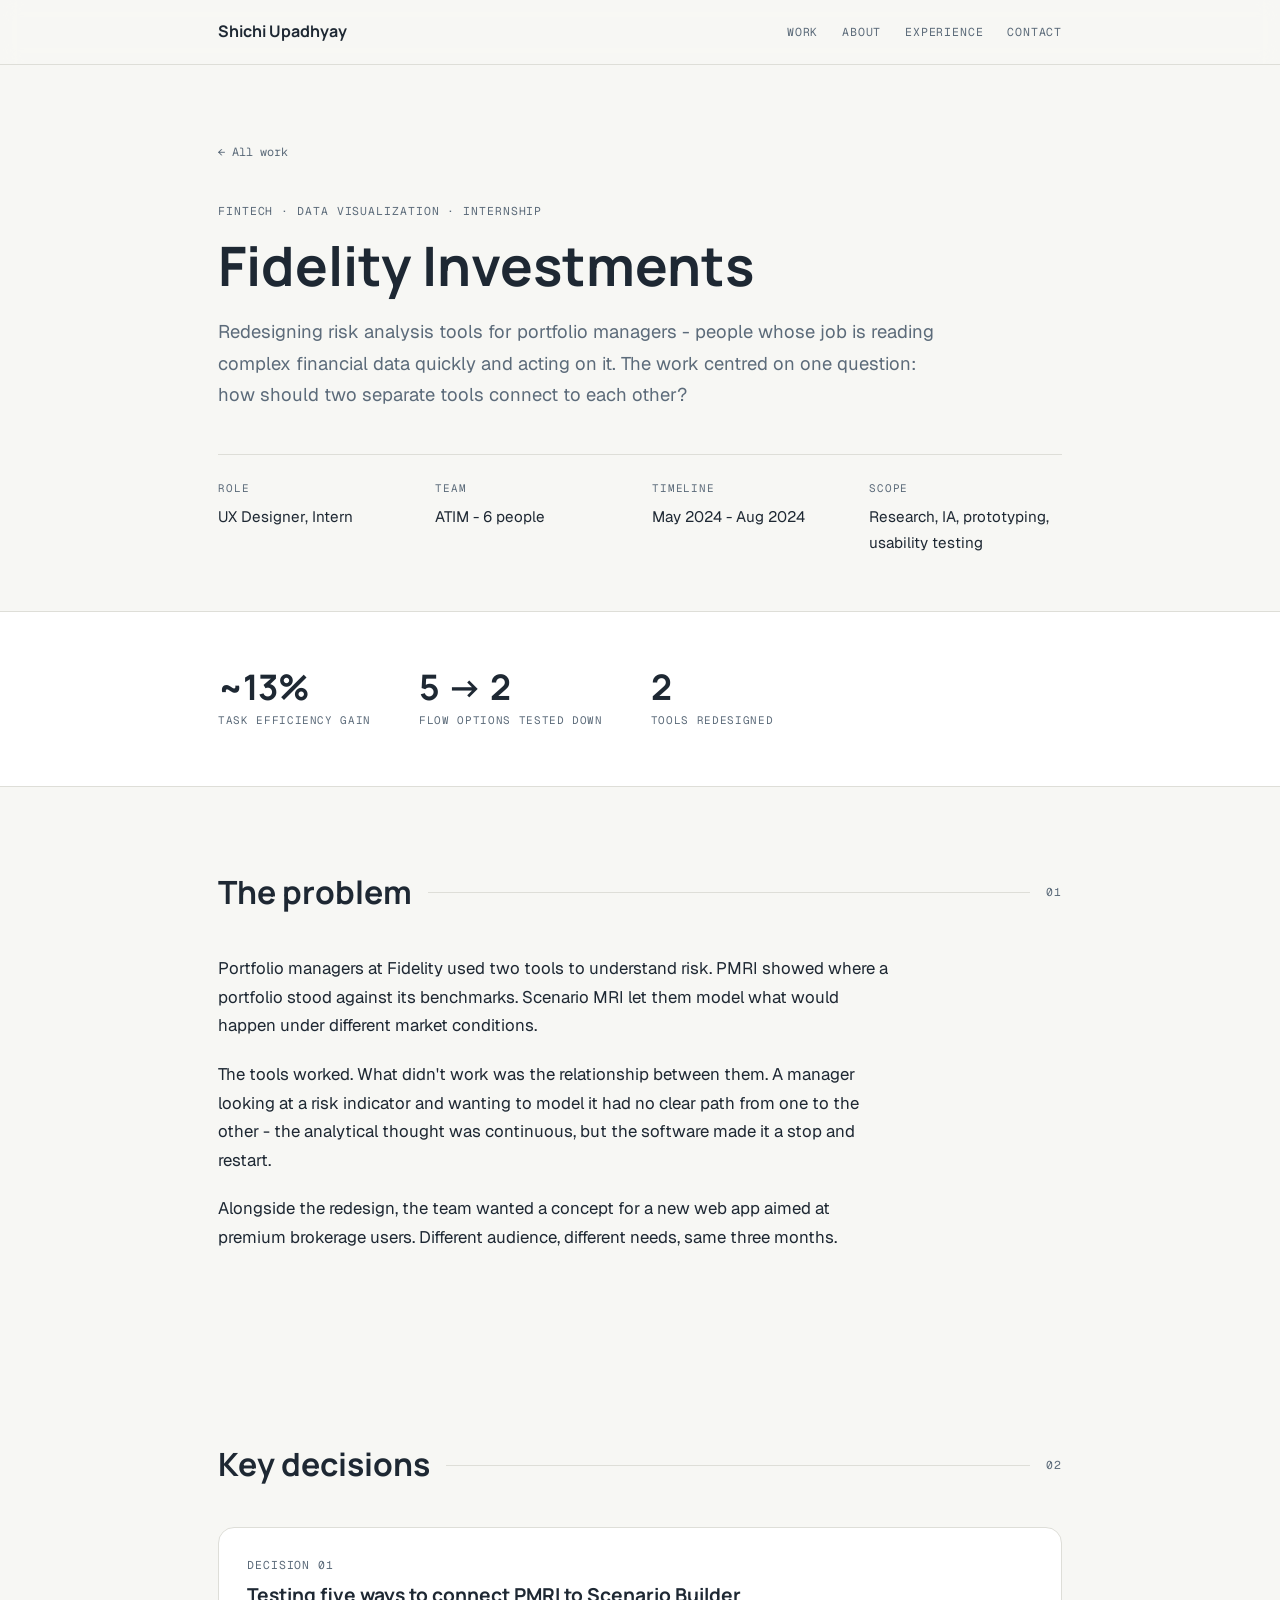
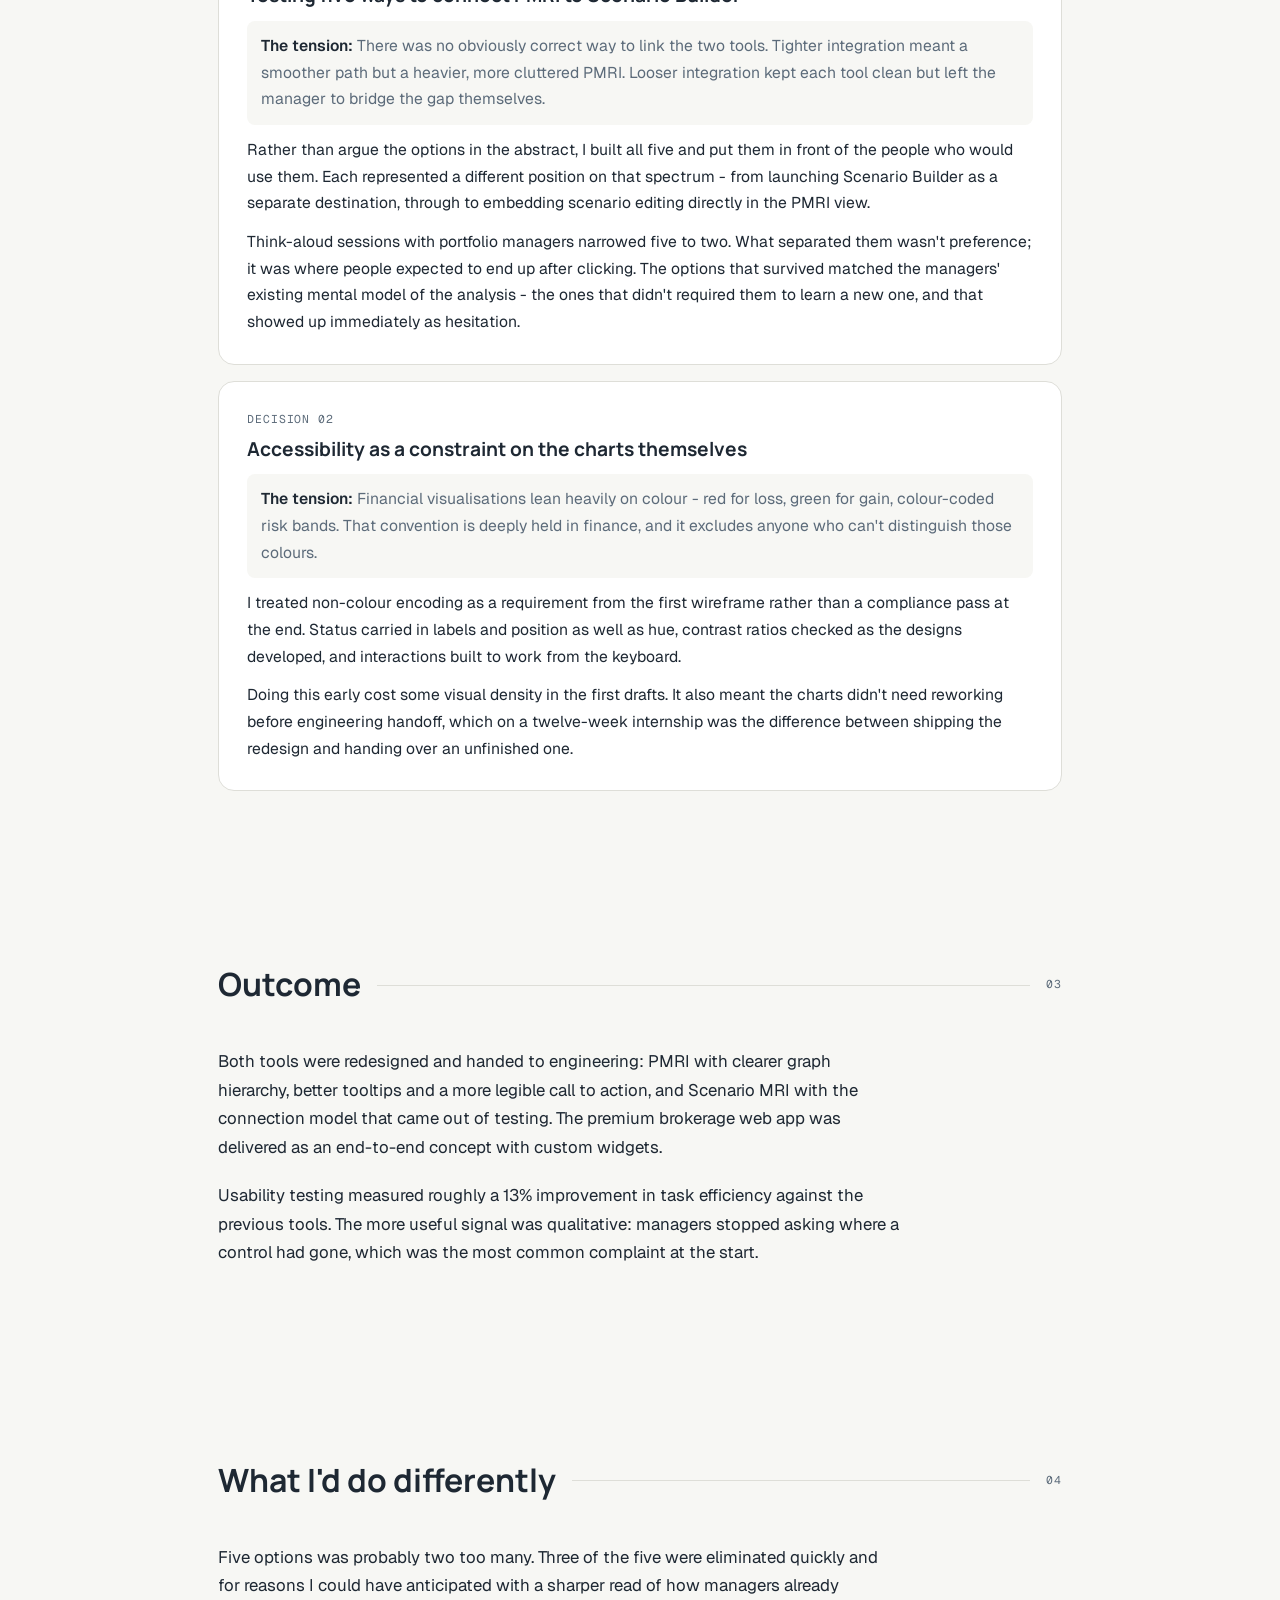
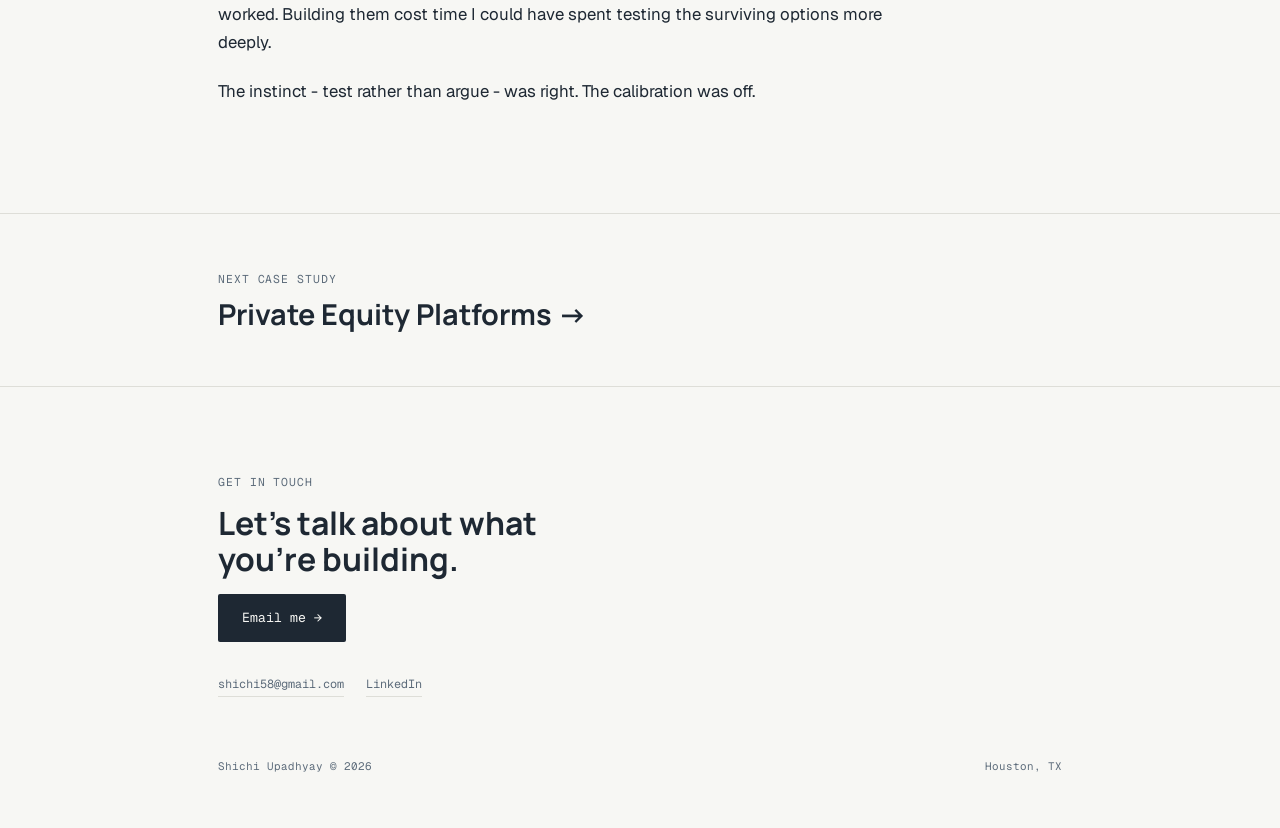
<file: case-studies/fidelity-investments.html>
<!DOCTYPE html>
<html lang="en">
<head>
  <meta charset="UTF-8">
  <meta name="viewport" content="width=device-width, initial-scale=1">
  <title>Fidelity Investments - Shichi Upadhyay</title>
  <link rel="preconnect" href="https://fonts.googleapis.com">
  <link rel="preconnect" href="https://fonts.gstatic.com" crossorigin>
  <link href="https://fonts.googleapis.com/css2?family=Manrope:wght@400;500;600;700&family=Geist:wght@400;500;600&family=Geist+Mono:wght@400;500&display=swap" rel="stylesheet">
  <link rel="stylesheet" href="../assets/styles/main.css">
</head>
<body class="cs-page">

  <header class="nav">
    <div class="wrap">
      <div class="brand"><a href="../index.html">Shichi Upadhyay</a></div>
      <nav class="nav-links" id="nav-links">
        <a href="../index.html#work">Work</a>
        <a href="../index.html#about">About</a>
        <a href="../index.html#experience">Experience</a>
        <a href="../index.html#contact">Contact</a>
      </nav>
      <button class="nav-toggle" aria-label="Toggle menu" aria-expanded="false" aria-controls="nav-links">
        <span></span><span></span><span></span>
      </button>
    </div>
  </header>

  <!-- 1. HERO -->
  <section class="cs-hero">
    <div class="wrap">
      <a href="../index.html#work" class="cs-back">← All work</a>
      <span class="mono cs-eyebrow">FINTECH · DATA VISUALIZATION · INTERNSHIP</span>
      <h1>Fidelity Investments</h1>
      <p class="cs-lede">
        Redesigning risk analysis tools for portfolio managers - people whose
        job is reading complex financial data quickly and acting on it. The
        work centred on one question: how should two separate tools connect
        to each other?
      </p>

      <dl class="cs-facts">
        <div><dt>Role</dt><dd>UX Designer, Intern</dd></div>
        <div><dt>Team</dt><dd>ATIM - 6 people</dd></div>
        <div><dt>Timeline</dt><dd>May 2024 - Aug 2024</dd></div>
        <div><dt>Scope</dt><dd>Research, IA, prototyping, usability testing</dd></div>
      </dl>
    </div>
  </section>

  <!-- 2. AT A GLANCE -->
  <section class="cs-section cs-glance">
    <div class="wrap">
      <div class="cs-stats">
        <div class="stat"><span class="n">~13%</span><span class="l">Task efficiency gain</span></div>
        <div class="stat"><span class="n">5 → 2</span><span class="l">Flow options tested down</span></div>
        <div class="stat"><span class="n">2</span><span class="l">Tools redesigned</span></div>
      </div>
    </div>
  </section>

  <!-- 3. PROBLEM -->
  <section class="cs-section" id="problem">
    <div class="wrap">
      <div class="shead"><h2>The problem</h2><span class="rule"></span><span class="mono">01</span></div>
      <div class="cs-body">
        <p>Portfolio managers at Fidelity used two tools to understand risk.
        PMRI showed where a portfolio stood against its benchmarks. Scenario
        MRI let them model what would happen under different market
        conditions.</p>

        <p>The tools worked. What didn't work was the relationship between
        them. A manager looking at a risk indicator and wanting to model it
        had no clear path from one to the other - the analytical thought was
        continuous, but the software made it a stop and restart.</p>

        <p>Alongside the redesign, the team wanted a concept for a new web
        app aimed at premium brokerage users. Different audience, different
        needs, same three months.</p>
      </div>
    </div>
  </section>

  <!-- 4. KEY DECISIONS -->
  <section class="cs-section" id="decisions">
    <div class="wrap">
      <div class="shead"><h2>Key decisions</h2><span class="rule"></span><span class="mono">02</span></div>

      <div class="cs-decisions">

        <article class="cs-decision">
          <span class="mono">Decision 01</span>
          <h3>Testing five ways to connect PMRI to Scenario Builder</h3>
          <p class="cs-tension"><strong>The tension:</strong> There was no
          obviously correct way to link the two tools. Tighter integration
          meant a smoother path but a heavier, more cluttered PMRI. Looser
          integration kept each tool clean but left the manager to bridge the
          gap themselves.</p>

          <p>Rather than argue the options in the abstract, I built all five
          and put them in front of the people who would use them. Each
          represented a different position on that spectrum - from launching
          Scenario Builder as a separate destination, through to embedding
          scenario editing directly in the PMRI view.</p>

          <p>Think-aloud sessions with portfolio managers narrowed five to
          two. What separated them wasn't preference; it was where people
          expected to end up after clicking. The options that survived
          matched the managers' existing mental model of the analysis - the
          ones that didn't required them to learn a new one, and that showed
          up immediately as hesitation.</p>
        </article>

        <article class="cs-decision">
          <span class="mono">Decision 02</span>
          <h3>Accessibility as a constraint on the charts themselves</h3>
          <p class="cs-tension"><strong>The tension:</strong> Financial
          visualisations lean heavily on colour - red for loss, green for
          gain, colour-coded risk bands. That convention is deeply held in
          finance, and it excludes anyone who can't distinguish those
          colours.</p>

          <p>I treated non-colour encoding as a requirement from the first
          wireframe rather than a compliance pass at the end. Status carried
          in labels and position as well as hue, contrast ratios checked as
          the designs developed, and interactions built to work from the
          keyboard.</p>

          <p>Doing this early cost some visual density in the first drafts.
          It also meant the charts didn't need reworking before engineering
          handoff, which on a twelve-week internship was the difference
          between shipping the redesign and handing over an unfinished
          one.</p>
        </article>

      </div>
    </div>
  </section>

  <!-- 5. OUTCOME -->
  <section class="cs-section" id="outcome">
    <div class="wrap">
      <div class="shead"><h2>Outcome</h2><span class="rule"></span><span class="mono">03</span></div>
      <div class="cs-body">
        <p>Both tools were redesigned and handed to engineering: PMRI with
        clearer graph hierarchy, better tooltips and a more legible call to
        action, and Scenario MRI with the connection model that came out of
        testing. The premium brokerage web app was delivered as an
        end-to-end concept with custom widgets.</p>

        <p>Usability testing measured roughly a 13% improvement in task
        efficiency against the previous tools. The more useful signal was
        qualitative: managers stopped asking where a control had gone, which
        was the most common complaint at the start.</p>
      </div>
    </div>
  </section>

  <!-- 6. REFLECTION -->
  <section class="cs-section" id="reflection">
    <div class="wrap">
      <div class="shead"><h2>What I'd do differently</h2><span class="rule"></span><span class="mono">04</span></div>
      <div class="cs-body">
        <p>Five options was probably two too many. Three of the five were
        eliminated quickly and for reasons I could have anticipated with a
        sharper read of how managers already worked. Building them cost time
        I could have spent testing the surviving options more deeply.</p>

        <p>The instinct - test rather than argue - was right. The
        calibration was off.</p>
      </div>
    </div>
  </section>

  <!-- 7. NEXT -->
  <nav class="cs-next">
    <div class="wrap">
      <a href="private-equity-platforms.html" class="cs-next-link">
        <span class="mono">Next case study</span>
        <h3>Private Equity Platforms →</h3>
      </a>
    </div>
  </nav>

  <footer id="contact">
    <div class="wrap">
      <span class="mono">Get in touch</span>
      <h2>Let's talk about what you're building.</h2>
      <a href="mailto:shichi58@gmail.com" class="cta-btn">Email me →</a>
      <div class="footer-links">
        <a href="mailto:shichi58@gmail.com">shichi58@gmail.com</a>
        <a href="https://linkedin.com/in/shichi-upadhyay" target="_blank">LinkedIn</a>
      </div>
      <div class="footer-bottom">
        <span>Shichi Upadhyay © 2026</span>
        <span>Houston, TX</span>
      </div>
    </div>
  </footer>

  <script type="module" src="../assets/scripts/main.js"></script>
</body>
</html>
</file>
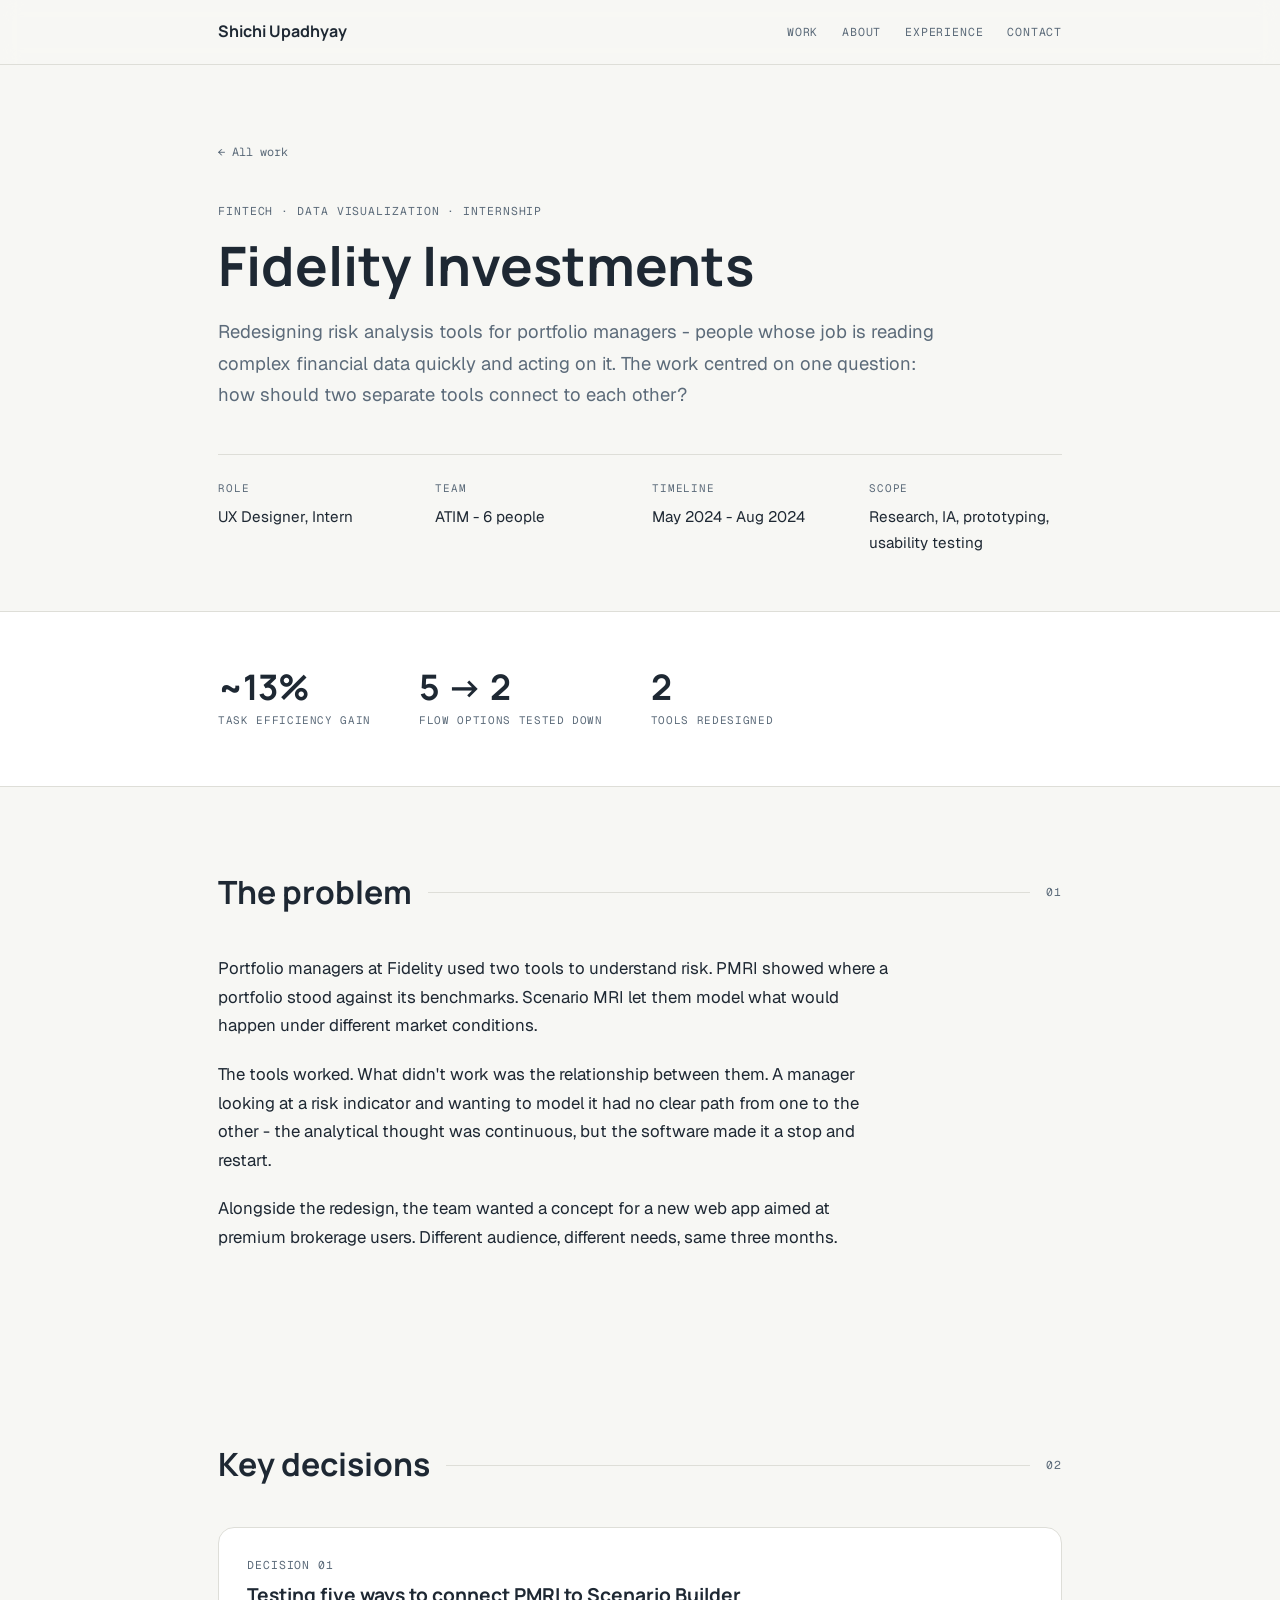
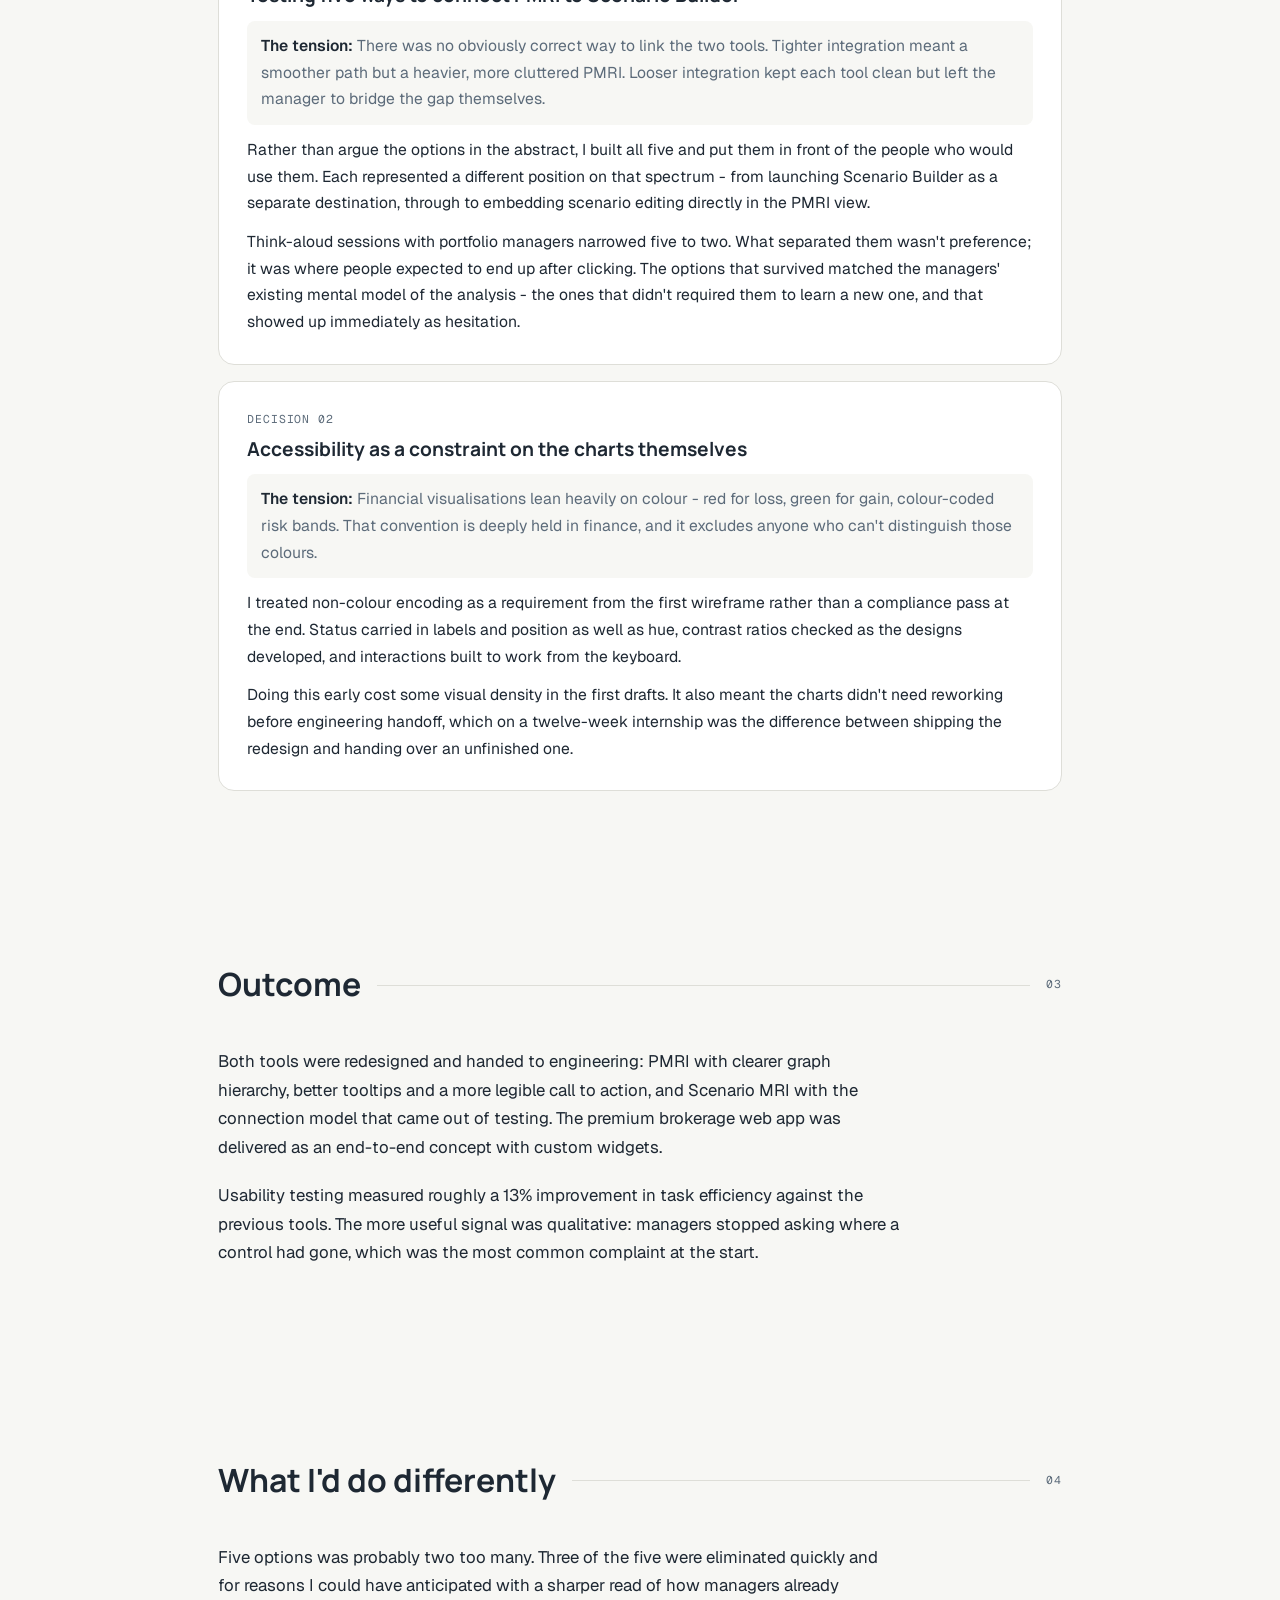
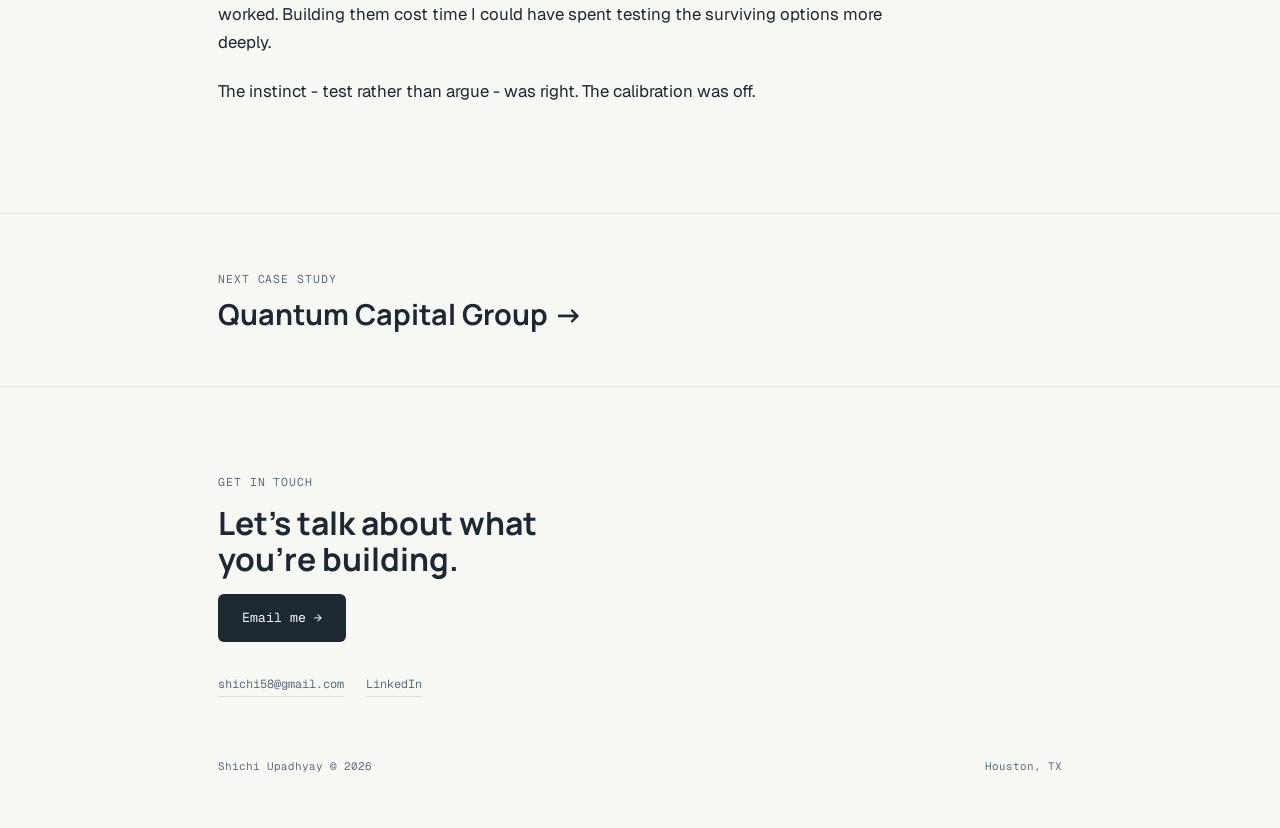
<file: docs/case-studies/fidelity-investments.html>
<!DOCTYPE html>
<html lang="en">
<head>
  <script>if (localStorage.getItem('theme') === 'dark') document.documentElement.classList.add('dark-mode');</script>
  <meta charset="UTF-8">
  <meta name="viewport" content="width=device-width, initial-scale=1">
  <title>Fidelity Investments - Shichi Upadhyay</title>
  <link rel="preconnect" href="https://fonts.googleapis.com">
  <link rel="preconnect" href="https://fonts.gstatic.com" crossorigin>
  <link href="https://fonts.googleapis.com/css2?family=Manrope:wght@400;500;600;700&family=Geist:wght@400;500;600&family=Geist+Mono:wght@400;500&display=swap" rel="stylesheet">
  <link rel="stylesheet" href="../assets/styles/main.css">
</head>
<body class="cs-page">

  <header class="nav">
    <div class="wrap">
      <div class="brand"><a href="../index.html">Shichi Upadhyay</a></div>
      <nav class="nav-links" id="nav-links">
        <a href="../index.html#work">Work</a>
        <a href="../index.html#about">About</a>
        <a href="../index.html#experience">Experience</a>
        <a href="../index.html#contact">Contact</a>
      </nav>
      <button class="nav-toggle" aria-label="Toggle menu" aria-expanded="false" aria-controls="nav-links">
        <span></span><span></span><span></span>
      </button>
    </div>
  </header>

  <!-- 1. HERO -->
  <section class="cs-hero">
    <div class="wrap">
      <a href="../index.html#work" class="cs-back">← All work</a>
      <span class="mono cs-eyebrow">FINTECH · DATA VISUALIZATION · INTERNSHIP</span>
      <h1>Fidelity Investments</h1>
      <p class="cs-lede">
        Redesigning risk analysis tools for portfolio managers - people whose
        job is reading complex financial data quickly and acting on it. The
        work centred on one question: how should two separate tools connect
        to each other?
      </p>

      <dl class="cs-facts">
        <div><dt>Role</dt><dd>UX Designer, Intern</dd></div>
        <div><dt>Team</dt><dd>ATIM - 6 people</dd></div>
        <div><dt>Timeline</dt><dd>May 2024 - Aug 2024</dd></div>
        <div><dt>Scope</dt><dd>Research, IA, prototyping, usability testing</dd></div>
      </dl>
    </div>
  </section>

  <!-- 2. AT A GLANCE -->
  <section class="cs-section cs-glance">
    <div class="wrap">
      <div class="cs-stats">
        <div class="stat"><span class="n">~13%</span><span class="l">Task efficiency gain</span></div>
        <div class="stat"><span class="n">5 → 2</span><span class="l">Flow options tested down</span></div>
        <div class="stat"><span class="n">2</span><span class="l">Tools redesigned</span></div>
      </div>
    </div>
  </section>

  <!-- 3. PROBLEM -->
  <section class="cs-section" id="problem" data-rail="The problem">
    <div class="wrap">
      <div class="shead"><h2>The problem</h2><span class="rule"></span><span class="mono">01</span></div>
      <div class="cs-body">
        <p>Portfolio managers at Fidelity used two tools to understand risk.
        PMRI showed where a portfolio stood against its benchmarks. Scenario
        MRI let them model what would happen under different market
        conditions.</p>

        <p>The tools worked. What didn't work was the relationship between
        them. A manager looking at a risk indicator and wanting to model it
        had no clear path from one to the other - the analytical thought was
        continuous, but the software made it a stop and restart.</p>

        <p>Alongside the redesign, the team wanted a concept for a new web
        app aimed at premium brokerage users. Different audience, different
        needs, same three months.</p>
      </div>
    </div>
  </section>

  <!-- 4. KEY DECISIONS -->
  <section class="cs-section" id="decisions" data-rail="Key decisions">
    <div class="wrap">
      <div class="shead"><h2>Key decisions</h2><span class="rule"></span><span class="mono">02</span></div>

      <div class="cs-decisions">

        <article class="cs-decision">
          <span class="mono">Decision 01</span>
          <h3>Testing five ways to connect PMRI to Scenario Builder</h3>
          <p class="cs-tension"><strong>The tension:</strong> There was no
          obviously correct way to link the two tools. Tighter integration
          meant a smoother path but a heavier, more cluttered PMRI. Looser
          integration kept each tool clean but left the manager to bridge the
          gap themselves.</p>

          <p>Rather than argue the options in the abstract, I built all five
          and put them in front of the people who would use them. Each
          represented a different position on that spectrum - from launching
          Scenario Builder as a separate destination, through to embedding
          scenario editing directly in the PMRI view.</p>

          <p>Think-aloud sessions with portfolio managers narrowed five to
          two. What separated them wasn't preference; it was where people
          expected to end up after clicking. The options that survived
          matched the managers' existing mental model of the analysis - the
          ones that didn't required them to learn a new one, and that showed
          up immediately as hesitation.</p>
        </article>

        <article class="cs-decision">
          <span class="mono">Decision 02</span>
          <h3>Accessibility as a constraint on the charts themselves</h3>
          <p class="cs-tension"><strong>The tension:</strong> Financial
          visualisations lean heavily on colour - red for loss, green for
          gain, colour-coded risk bands. That convention is deeply held in
          finance, and it excludes anyone who can't distinguish those
          colours.</p>

          <p>I treated non-colour encoding as a requirement from the first
          wireframe rather than a compliance pass at the end. Status carried
          in labels and position as well as hue, contrast ratios checked as
          the designs developed, and interactions built to work from the
          keyboard.</p>

          <p>Doing this early cost some visual density in the first drafts.
          It also meant the charts didn't need reworking before engineering
          handoff, which on a twelve-week internship was the difference
          between shipping the redesign and handing over an unfinished
          one.</p>
        </article>

      </div>
    </div>
  </section>

  <!-- 5. OUTCOME -->
  <section class="cs-section" id="outcome" data-rail="Outcome">
    <div class="wrap">
      <div class="shead"><h2>Outcome</h2><span class="rule"></span><span class="mono">03</span></div>
      <div class="cs-body">
        <p>Both tools were redesigned and handed to engineering: PMRI with
        clearer graph hierarchy, better tooltips and a more legible call to
        action, and Scenario MRI with the connection model that came out of
        testing. The premium brokerage web app was delivered as an
        end-to-end concept with custom widgets.</p>

        <p>Usability testing measured roughly a 13% improvement in task
        efficiency against the previous tools. The more useful signal was
        qualitative: managers stopped asking where a control had gone, which
        was the most common complaint at the start.</p>
      </div>
    </div>
  </section>

  <!-- 6. REFLECTION -->
  <section class="cs-section" id="reflection" data-rail="What I'd do differently">
    <div class="wrap">
      <div class="shead"><h2>What I'd do differently</h2><span class="rule"></span><span class="mono">04</span></div>
      <div class="cs-body">
        <p>Five options was probably two too many. Three of the five were
        eliminated quickly and for reasons I could have anticipated with a
        sharper read of how managers already worked. Building them cost time
        I could have spent testing the surviving options more deeply.</p>

        <p>The instinct - test rather than argue - was right. The
        calibration was off.</p>
      </div>
    </div>
  </section>

  <!-- 7. NEXT -->
  <nav class="cs-next">
    <div class="wrap">
      <a href="private-equity-platforms.html" class="cs-next-link">
        <span class="mono">Next case study</span>
        <h3>Quantum Capital Group →</h3>
      </a>
    </div>
  </nav>

  <footer id="contact">
    <div class="wrap">
      <span class="mono">Get in touch</span>
      <h2>Let's talk about what you're building.</h2>
      <a href="mailto:shichi58@gmail.com" class="cta-btn">Email me →</a>
      <div class="footer-links">
        <a href="mailto:shichi58@gmail.com">shichi58@gmail.com</a>
        <a href="https://linkedin.com/in/shichi-upadhyay" target="_blank">LinkedIn</a>
      </div>
      <div class="footer-bottom">
        <span>Shichi Upadhyay © 2026</span>
        <span>Houston, TX</span>
      </div>
    </div>
  </footer>

  <script type="module" src="../assets/scripts/main.js"></script>
</body>
</html>
</file>
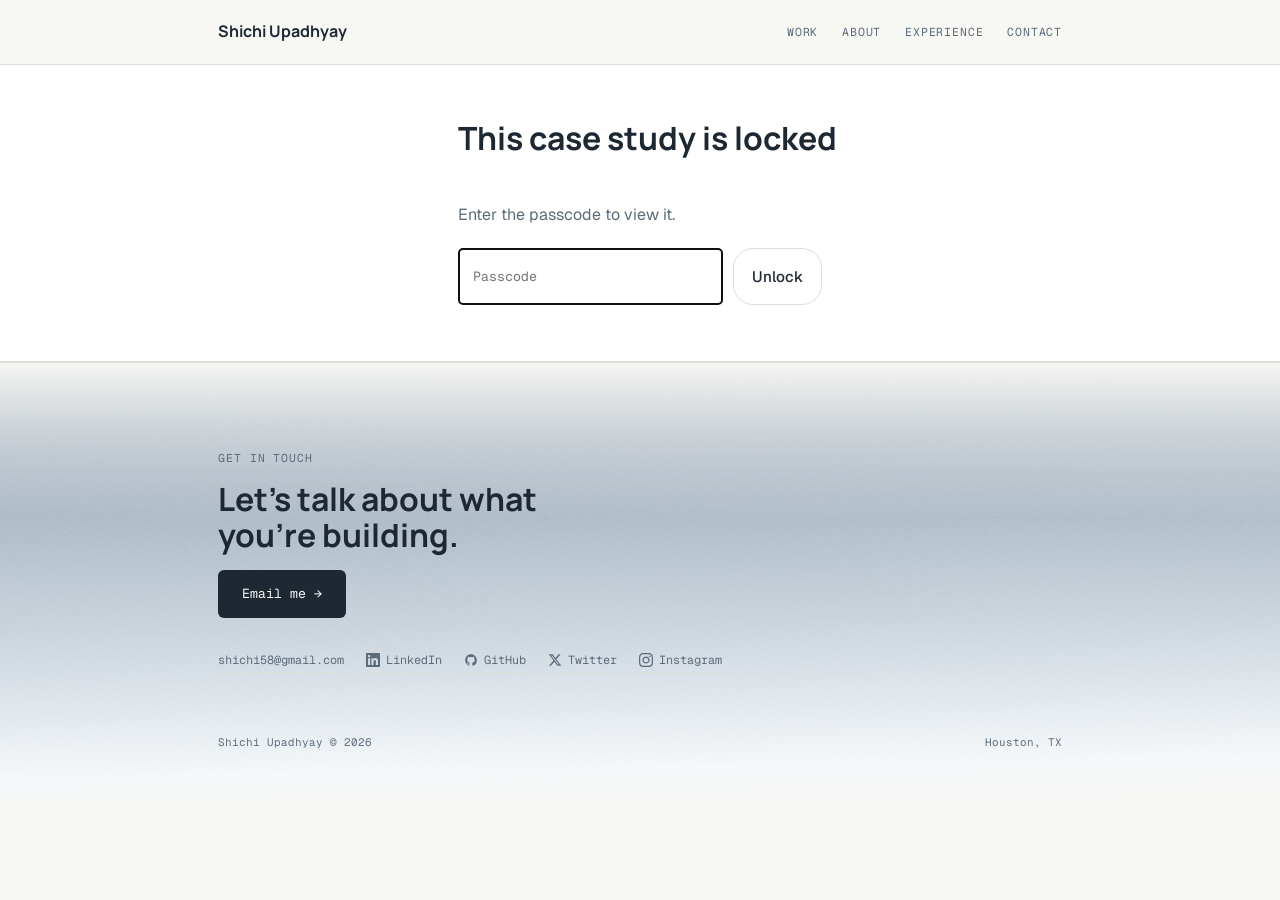
<file: docs/case-studies/private-equity-platforms.html>
<!DOCTYPE html>
<html lang="en">
<head>
  <script>if (localStorage.getItem('theme') === 'dark') document.documentElement.classList.add('dark-mode');</script>
  <meta charset="UTF-8">
  <meta name="viewport" content="width=device-width, initial-scale=1">
  <title>Quantum Capital Group - Shichi Upadhyay</title>
  <link rel="preconnect" href="https://fonts.googleapis.com">
  <link rel="preconnect" href="https://fonts.gstatic.com" crossorigin>
  <link href="https://fonts.googleapis.com/css2?family=Manrope:wght@400;500;600;700&family=Geist:wght@400;500;600&family=Geist+Mono:wght@400;500&display=swap" rel="stylesheet">
  <link rel="stylesheet" href="../assets/styles/main.css">
</head>
<body class="cs-page pep">

    <header class="nav">
        <div class="wrap">
          <div class="brand"><a href="../index.html">Shichi Upadhyay</a></div>
          <nav class="nav-links" id="nav-links">
            <a href="../index.html#work">Work</a>
            <a href="../index.html#about">About</a>
            <a href="../index.html#experience">Experience</a>
            <a href="../index.html#contact">Contact</a>
          </nav>
          <button class="nav-toggle" aria-label="Toggle menu" aria-expanded="false" aria-controls="nav-links">
            <span></span><span></span><span></span>
          </button>
        </div>
      </header>

  <section class="cs-section cs-glance" id="pep-gate">
    <div class="wrap" style="max-width: 420px;">
      <div class="shead"><h2>This case study is locked</h2></div>
      <p style="color: var(--ink-soft); margin-bottom: 20px;">Enter the passcode to view it.</p>
      <form id="pep-gate-form" style="display: flex; gap: 10px; flex-wrap: wrap;">
        <input type="password" id="pep-passcode" name="passcode" placeholder="Passcode" autocomplete="off" autofocus
          style="flex: 1; min-width: 160px; padding: 10px 14px; border: 1px solid var(--line); border-radius: 4px; font-family: 'Geist Mono', monospace; background: var(--card); color: var(--ink);">
        <button type="submit" class="view-btn" style="flex: none;">Unlock</button>
      </form>
      <p id="pep-gate-error" hidden style="color: var(--amber); margin-top: 12px; font-size: .9rem;">Incorrect passcode - try again.</p>
    </div>
  </section>

  <main id="pep-content" hidden></main>

  <footer id="contact" class="cs-wash cs-wash-bottom" data-rail="Contact">
    <div class="wrap">
      <span class="mono">Get in touch</span>
      <h2>Let's talk about what you're building.</h2>
      <a href="mailto:shichi58@gmail.com" class="cta-btn">Email me →</a>
      <div class="footer-links">
        <a href="mailto:shichi58@gmail.com">shichi58@gmail.com</a>
        <a href="https://linkedin.com/in/shichi-upadhyay" target="_blank" rel="noopener">
          <svg viewBox="0 0 24 24" fill="currentColor" aria-hidden="true"><path d="M20.447 20.452h-3.554v-5.569c0-1.328-.027-3.037-1.852-3.037-1.853 0-2.136 1.446-2.136 2.939v5.667H9.351V9h3.414v1.561h.046c.477-.9 1.637-1.85 3.37-1.85 3.601 0 4.267 2.37 4.267 5.455v6.286zM5.337 7.433c-1.144 0-2.063-.926-2.063-2.065 0-1.138.92-2.063 2.063-2.063 1.14 0 2.064.925 2.064 2.063 0 1.139-.925 2.065-2.064 2.065zm1.782 13.019H3.555V9h3.564v11.452zM22.225 0H1.771C.792 0 0 .774 0 1.729v20.542C0 23.227.792 24 1.771 24h20.451C23.2 24 24 23.227 24 22.271V1.729C24 .774 23.2 0 22.222 0h.003z"/></svg>
          LinkedIn
        </a>
        <a href="https://github.com/Shichi58" target="_blank" rel="noopener">
          <svg viewBox="0 0 24 24" fill="currentColor" aria-hidden="true"><path d="M12 2C6.48 2 2 6.58 2 12.25c0 4.53 2.87 8.37 6.84 9.73.5.09.68-.22.68-.48 0-.24-.01-.87-.01-1.71-2.78.62-3.37-1.36-3.37-1.36-.46-1.18-1.11-1.5-1.11-1.5-.91-.63.07-.62.07-.62 1 .07 1.53 1.05 1.53 1.05.89 1.56 2.34 1.11 2.91.85.09-.66.35-1.11.63-1.37-2.22-.26-4.56-1.14-4.56-5.07 0-1.12.39-2.04 1.03-2.76-.1-.26-.45-1.31.1-2.73 0 0 .84-.28 2.75 1.05a9.32 9.32 0 0 1 2.5-.34c.85 0 1.71.11 2.5.34 1.91-1.33 2.75-1.05 2.75-1.05.55 1.42.2 2.47.1 2.73.64.72 1.03 1.64 1.03 2.76 0 3.94-2.34 4.8-4.57 5.06.36.32.68.94.68 1.9 0 1.37-.01 2.48-.01 2.82 0 .27.18.58.69.48A10.02 10.02 0 0 0 22 12.25C22 6.58 17.52 2 12 2z"/></svg>
          GitHub
        </a>
        <a href="https://twitter.com/NowKillingEve" target="_blank" rel="noopener">
          <svg viewBox="0 0 24 24" fill="currentColor" aria-hidden="true"><path d="M18.244 2.25h3.308l-7.227 8.26 8.502 11.24H16.17l-5.214-6.817L4.99 21.75H1.68l7.73-8.835L1.254 2.25H8.08l4.713 6.231zm-1.161 17.52h1.833L7.084 4.126H5.117z"/></svg>
          Twitter
        </a>
        <a href="https://www.instagram.com/the_uncanny_necromancy/" target="_blank" rel="noopener">
          <svg viewBox="0 0 24 24" fill="currentColor" aria-hidden="true"><path d="M12 2.163c3.204 0 3.584.012 4.85.07 3.252.148 4.771 1.691 4.919 4.919.058 1.265.069 1.645.069 4.849 0 3.205-.012 3.584-.069 4.849-.148 3.225-1.664 4.771-4.919 4.919-1.266.058-1.644.07-4.85.07-3.204 0-3.584-.012-4.849-.07-3.26-.149-4.771-1.699-4.919-4.92-.058-1.265-.07-1.644-.07-4.849 0-3.204.013-3.583.07-4.849.149-3.227 1.664-4.771 4.919-4.919 1.266-.057 1.645-.069 4.849-.069zm0-2.163c-3.259 0-3.667.014-4.947.072-4.358.2-6.78 2.618-6.98 6.98-.059 1.281-.073 1.689-.073 4.948 0 3.259.014 3.668.072 4.948.2 4.358 2.618 6.78 6.98 6.98 1.281.058 1.689.072 4.948.072 3.259 0 3.668-.014 4.948-.072 4.354-.2 6.782-2.618 6.979-6.98.059-1.28.073-1.689.073-4.948 0-3.259-.014-3.667-.072-4.947-.196-4.354-2.617-6.78-6.979-6.98-1.281-.059-1.69-.073-4.949-.073zm0 5.838c-3.403 0-6.162 2.759-6.162 6.162s2.759 6.163 6.162 6.163 6.162-2.759 6.162-6.163c0-3.403-2.759-6.162-6.162-6.162zm0 10.162c-2.209 0-4-1.79-4-4 0-2.209 1.791-4 4-4s4 1.791 4 4c0 2.21-1.791 4-4 4zm6.406-11.845c-.796 0-1.441.645-1.441 1.44s.645 1.44 1.441 1.44c.795 0 1.439-.645 1.439-1.44s-.644-1.44-1.439-1.44z"/></svg>
          Instagram
        </a>
      </div>
      <div class="footer-bottom">
        <span>Shichi Upadhyay © 2026</span>
        <span>Houston, TX</span>
      </div>
    </div>
  </footer>

  <script type="module" src="../assets/scripts/main.js"></script>
  <script type="module">
    import { initPepGate } from '../assets/scripts/pep-gate.js';
    initPepGate();
  </script>

</body>
</html>
</file>
<file: assets/styles/main.css>
:root {
  --paper: #F7F7F4;
  --ink: #1E2833;
  --ink-soft: #5C6B7A;
  --line: #DEDED8;
  --amber: #C97B3C;
  --amber-wash: #F4E4D6;
  --card: #FFFFFF;
  --max: 900px;

  --settle: cubic-bezier(.2, .9, .25, 1.06);
  --spring: cubic-bezier(.34, 1.56, .64, 1);
  --move-dur: .82s;
  --stagger-step: 24ms;
}

* { box-sizing: border-box; margin: 0; padding: 0; }
html { scroll-behavior: smooth; }

body {
  background: var(--paper);
  color: var(--ink);
  font-family: 'Geist', system-ui, sans-serif;
  line-height: 1.65;
  -webkit-font-smoothing: antialiased;
  transition: background .35s ease, color .35s ease;
}

h1, h2, h3 { font-family: 'Manrope', sans-serif; font-weight: 700; line-height: 1.12; }
a { color: inherit; text-decoration: none; }

.wrap { max-width: var(--max); margin: 0 auto; padding: 0 28px; }

.mono {
  font-family: 'Geist Mono', monospace;
  font-size: .71rem;
  letter-spacing: .08em;
  text-transform: uppercase;
  color: var(--ink-soft);
}

/* ── NAV ── */
.nav {
  position: sticky; top: 0; z-index: 30;
  background: rgba(247,247,244,.88);
  backdrop-filter: blur(10px);
  border-bottom: 1px solid var(--line);
}
.nav .wrap { display: flex; align-items: center; justify-content: space-between; height: 64px; }
.brand { font-family: 'Manrope', sans-serif; font-weight: 700; font-size: 1rem; }
.nav-links { display: flex; align-items: center; gap: 24px; }
.nav-links a {
  font-family: 'Geist Mono', monospace;
  font-size: .72rem; letter-spacing: .07em;
  text-transform: uppercase; color: var(--ink-soft);
}
.nav-links a:hover { color: var(--amber); }

.nav-toggle {
  display: none; flex-direction: column; justify-content: center; gap: 5px;
  width: 32px; height: 32px; border: none; background: none; cursor: pointer; padding: 0;
}
.nav-toggle span { display: block; width: 100%; height: 2px; background: var(--ink); transition: transform .2s ease, opacity .2s ease; }
.nav-toggle.open span:nth-child(1) { transform: translateY(7px) rotate(45deg); }
.nav-toggle.open span:nth-child(2) { opacity: 0; }
.nav-toggle.open span:nth-child(3) { transform: translateY(-7px) rotate(-45deg); }

/* ── generic hero text (used by case studies) ── */
.hero { padding: 96px 0 72px; }
.hero h1 { font-size: clamp(2.4rem, 5.6vw, 3.8rem); max-width: 15ch; }
.hero .sub { margin-top: 22px; color: var(--ink-soft); font-size: 1.05rem; max-width: 48ch; }

/* ── SECTION HEADS ── */
.shead { display: flex; align-items: center; gap: 16px; margin-bottom: 44px; }
.shead h2 { font-size: 2rem; white-space: nowrap; }
.rule { flex: 1; height: 1px; background: var(--line); }

/* ── ABOUT ── */
.about { padding: 104px 0; }
.toggle { display: flex; gap: 4px; background: var(--card); border: 1px solid var(--line); border-radius: 4px; padding: 3px; }
.toggle-btn {
  font-family: 'Geist Mono', monospace; font-size: .7rem; letter-spacing: .06em;
  text-transform: uppercase; padding: 6px 14px; border: none; background: none;
  color: var(--ink-soft); border-radius: 2px; cursor: pointer; transition: all .2s ease;
}
.toggle-btn.active { background: var(--ink); color: var(--paper); }
.about-text { font-size: 1.08rem; line-height: 1.8; max-width: 64ch; }
.about-text p { margin-bottom: 20px; }
.about-text strong { font-weight: 600; color: var(--amber); transition: background .4s ease, padding .4s ease; }
.strike { transition: color .4s ease, text-decoration-color .4s ease; text-decoration: line-through; text-decoration-color: transparent; color: var(--ink); }
.tldr-mode .strike { color: var(--line); text-decoration-color: var(--line); }
.tldr-mode p strong { background: var(--amber-wash); padding: 1px 5px; border-radius: 3px; }

/* ── WORK CARDS ── */
.work-section { padding: 104px 0; }
.work-card { display: grid; grid-template-columns: 340px minmax(0, 1fr); gap: 12px; margin-bottom: 20px; align-items: stretch; min-height: 420px; }
.work-card.reverse { grid-template-columns: minmax(0, 1fr) 340px; }
.work-card.reverse .work-info { order: 2; }
.work-card.reverse .work-right { order: 1; }
.work-info { display: flex; flex-direction: column; justify-content: space-between; border: 1px solid var(--line); border-radius: 20px; background: var(--card); padding: 28px; gap: 24px; }
.work-info-top { display: flex; flex-direction: column; gap: 12px; }
.work-eyebrow { display: flex; align-items: center; gap: 10px; width: 100%; }
.work-eyebrow .rule { flex: 1; }
.work-info h3 { font-size: 1.4rem; line-height: 1.2; }
.work-info p { font-size: .95rem; color: var(--ink-soft); line-height: 1.6; }
.work-chip {
  display: inline-flex; align-items: center; gap: 6px;
  background: var(--paper); border: 1px solid var(--line); border-radius: 999px;
  padding: 6px 12px; font-family: 'Geist Mono', monospace; font-size: .68rem;
  color: var(--ink); flex-wrap: wrap;
}
.chip-dot { width: 3px; height: 3px; border-radius: 50%; background: var(--ink-soft); display: inline-block; }
.work-stats { display: flex; flex-direction: column; gap: 16px; }
.stat-rule { display: block; width: 100%; height: 1px; background: var(--line); }
.stats-row { display: flex; text-align: center; }
.stats-row .stat { flex: 1; display: flex; flex-direction: column; align-items: center; gap: 4px; }
.stats-row .stat .n { font-family: 'Manrope', sans-serif; font-size: 1.6rem; font-weight: 700; color: var(--ink); display: block; line-height: 1.2; }
.stats-row .stat .l { font-family: 'Geist Mono', monospace; font-size: .65rem; text-transform: uppercase; color: var(--ink-soft); display: block; }
.work-right { display: flex; flex-direction: column; gap: 8px; }
.work-image {
  flex: 1; border-radius: 20px; border: 1px solid var(--line);
  display: flex; align-items: center; justify-content: center;
  overflow: hidden; min-height: 320px; transition: opacity .2s ease;
}
.work-image:hover { opacity: .9; }
.work-image img { width: 100%; height: 100%; object-fit: contain; display: block; }
.work-image.pep-placeholder { background: linear-gradient(135deg, #E8EEF4 0%, #F4E4D6 100%); }
.work-placeholder { font-family: 'Geist Mono', monospace; font-size: .72rem; color: var(--ink-soft); text-align: center; padding: 20px; }
.view-btn {
  display: flex; align-items: center; justify-content: center; gap: 8px;
  border: 1px solid var(--line); border-radius: 20px; background: var(--card);
  padding: 18px; font-family: 'Geist', sans-serif; font-size: .95rem;
  font-weight: 500; color: var(--ink); transition: background .2s ease;
}
.view-btn:hover { background: var(--paper); }
.view-btn span { display: inline-block; transition: transform .2s ease; }
.view-btn:hover span { transform: translateX(4px); }

/* ── EXPERIENCE ── */
.experience { padding: 104px 0; }
.exp-item { display: flex; gap: 32px; border-top: 1px solid var(--line); padding: 32px 0; }
.exp-item:last-of-type { border-bottom: 1px solid var(--line); }
.exp-num { font-family: 'Geist Mono', monospace; font-size: .72rem; color: var(--ink-soft); padding-top: 4px; min-width: 24px; }
.exp-body { flex: 1; }
.exp-top { display: flex; justify-content: space-between; align-items: baseline; gap: 12px; flex-wrap: wrap; margin-bottom: 4px; }
.exp-top h3 { font-size: 1.15rem; }
.exp-role { color: var(--ink-soft); font-size: .92rem; margin-bottom: 12px; }
.exp-body ul { padding-left: 18px; }
.exp-body li { font-size: .95rem; color: var(--ink-soft); margin-bottom: 6px; }

/* ── SKILLS ── */
.skills-section { padding: 104px 0; }
.skills-grid { display: flex; flex-direction: column; gap: 32px; }
.skills-group .mono { display: block; margin-bottom: 12px; }
.skills-list { display: flex; flex-wrap: wrap; gap: 8px; }
.skills-list span { font-family: 'Geist Mono', monospace; font-size: .74rem; padding: 8px 14px; border: 1px solid var(--line); border-radius: 2px; color: var(--ink); }

/* ── FOOTER ── */
footer { border-top: 1px solid var(--line); padding: 86px 0 52px; }
footer .mono { display: block; margin-bottom: 14px; }
footer h2 { font-size: 2rem; max-width: 18ch; margin-bottom: 16px; }
.footer-lead { color: var(--ink-soft); max-width: 48ch; margin-bottom: 30px; }
.cta-btn {
  display: inline-block; font-family: 'Geist Mono', monospace; font-size: .82rem;
  background: var(--ink); color: var(--paper); padding: 13px 24px;
  border-radius: 2px; transition: background .2s ease;
}
.cta-btn:hover { background: var(--amber); }
.footer-links { display: flex; gap: 22px; margin-top: 32px; flex-wrap: wrap; }
.footer-links a { font-family: 'Geist Mono', monospace; font-size: .74rem; color: var(--ink-soft); border-bottom: 1px solid var(--line); padding-bottom: 2px; }
.footer-links a:hover { color: var(--amber); border-bottom-color: var(--amber); }
.footer-bottom { margin-top: 60px; display: flex; justify-content: space-between; flex-wrap: wrap; gap: 8px; font-family: 'Geist Mono', monospace; font-size: .68rem; color: var(--ink-soft); }

/* ── REVEAL ── */
[data-r] { opacity: 0; transform: translateY(12px); transition: opacity .55s ease, transform .55s ease; }
[data-r].vis { opacity: 1; transform: none; }

/* ============================================================
   HERO SCENE - messy <-> tidy
   ============================================================ */

#home {
  background: var(--paper);
  position: relative;
  transition: background .35s ease;
}

.hero-top { position: relative; padding: 20px 48px 0; height: 80px; flex-shrink: 0; }
.hero-welcome { display: block; font-size: .9rem; letter-spacing: .12em; margin-bottom: 2px; }
.hero-name { font-size: clamp(2rem, 4.4vw, 3.4rem); line-height: 1.05; margin: 0; }

.mode-switcher {
  position: absolute; top: 28px; left: 50%;
  transform: translateX(-50%);
  display: flex; gap: 10px; z-index: 60;
}

.mode-btn {
  width: 60px; height: 60px; border-radius: 16px;
  border: 1px solid var(--line); background: var(--card); color: var(--ink-soft);
  display: flex; align-items: center; justify-content: center; cursor: pointer;
  transition: background .22s ease, color .22s ease, box-shadow .22s ease, transform .22s var(--spring);
}
.mode-btn:hover { transform: translateY(-2px); box-shadow: 0 6px 18px rgba(0,0,0,.10); }
.mode-btn.active { background: var(--ink); color: var(--paper); border-color: var(--ink); }

.canvas-frame { flex: 1; display: flex; align-items: center; justify-content: center; min-height: 0; }

#canvasStage {
  width: 1280px; height: 860px;
  position: relative;
  transform-origin: center center;
  flex-shrink: 0;
}

/* layer 1: position */
.scene-item {
  position: absolute; left: 0; top: 0;
  width: var(--w); height: var(--h);
  z-index: var(--z, 10);
  --px: var(--mx);
  --py: var(--my);
  transform: translate3d(var(--px), var(--py), 0);
  transition: transform var(--move-dur) var(--settle) calc(var(--stagger, 0) * var(--stagger-step));
  will-change: transform;
}
body.tidy-mode .scene-item { --px: var(--tx); --py: var(--ty); }

/* layer 2: rotation */
.scene-item > * {
  width: 100%; height: 100%;
  transform: rotate(var(--mr, 0deg));
  transition: transform calc(var(--move-dur) * .78) var(--settle) calc(var(--stagger, 0) * var(--stagger-step));
}
body.tidy-mode .scene-item > * { transform: rotate(0deg); }

/* layer 3: idle float */
.bob { animation: sceneBob var(--bob-dur, 5s) ease-in-out var(--bob-delay, 0s) infinite; }
body.tidy-mode .bob { animation-play-state: paused; }
@keyframes sceneBob {
  0%, 100% { transform: translate3d(0,0,0); }
  50%      { transform: translate3d(0, calc(var(--bob-amp, 8) * -1px), 0); }
}

/* layer 4: hover */
.hover-lift { width: 100%; height: 100%; transition: transform .3s var(--spring); }
.hover-lift > * { width: 100%; height: 100%; }
.ci:hover { z-index: 60; }
.ci:hover .hover-lift { transform: scale(1.04) translateY(-5px); }
body.mode-switching .ci { pointer-events: none; }
body.mode-switching .ci:hover .hover-lift { transform: none; }

/* reduced motion */
@media (prefers-reduced-motion: reduce) {
  .scene-item, .scene-item > *, .hover-lift { transition-duration: .01ms !important; transition-delay: 0ms !important; }
  .bob { animation: none !important; }
}
body.reduced-motion .scene-item,
body.reduced-motion .scene-item > *,
body.reduced-motion .hover-lift { transition-duration: .01ms !important; transition-delay: 0ms !important; }
body.reduced-motion .bob { animation: none !important; }

/* placeholder tile */
.tile {
  overflow: hidden; border-radius: var(--tile-radius, 10px);
  background: var(--tile-bg, #EAEAE4);
  display: flex; align-items: center; justify-content: center;
  box-shadow: 0 2px 10px rgba(0,0,0,.05);
}
.tile-label { font-family: 'Geist Mono', monospace; font-size: .6rem; color: var(--ink-soft); }

/* name block */
.name-block { display: flex; flex-direction: column; justify-content: center; gap: 2px; }
.name-initials { font-family: 'Manrope', sans-serif; font-weight: 700; font-size: 5.5rem; line-height: .9; letter-spacing: -.02em; }
.name-full { font-family: 'Geist Mono', monospace; font-size: 1rem; color: var(--ink-soft); letter-spacing: .02em; }

/* polaroid */
.polaroid { background: #fff; padding: 8px 8px 24px; box-shadow: 0 6px 20px rgba(0,0,0,.12); border-radius: 2px; }
.polaroid-ph {
  width: 100%; aspect-ratio: 1/1; background: #EDEDE8;
  display: flex; align-items: center; justify-content: center;
  font-family: 'Geist Mono', monospace; font-size: .58rem; color: var(--ink-soft);
}
.polaroid span { display: block; text-align: center; font-family: 'Geist Mono', monospace; font-size: .55rem; color: var(--ink-soft); margin-top: 5px; }

/* cat / owl */
.cat-owl {
  display: flex; align-items: center; justify-content: center;
  border-radius: 12px; background: var(--card);
  box-shadow: 0 3px 12px rgba(0,0,0,.08);
  font-family: 'Geist Mono', monospace; font-size: .62rem;
  color: var(--ink); position: relative;
}
.creature { position: absolute; transition: opacity .35s ease; }
.creature-owl { opacity: 0; }
body.dark-mode .creature-cat { opacity: 0; }
body.dark-mode .creature-owl { opacity: 1; }

/* lamp */
.lamp-item { cursor: pointer; }
.lamp-shade-fill { fill: var(--amber); transition: fill .35s ease; }
.bulb-glow { fill: #fff; opacity: .85; transition: opacity .35s ease; }
.lamp-stem, .lamp-base { fill: #7A7168; }
body.dark-mode .lamp-shade-fill { fill: #4A4A52; }
body.dark-mode .bulb-glow { opacity: 0; }
.lamp-tip {
  position: absolute; bottom: -22px; left: 50%;
  transform: translateX(-50%);
  font-family: 'Geist Mono', monospace; font-size: .58rem;
  color: var(--ink-soft); white-space: nowrap;
  opacity: 0; transition: opacity .2s ease; pointer-events: none;
}
.lamp-item:hover .lamp-tip { opacity: 1; }

/* cassette */
.cassette-card {
  background: #232019; border-radius: 10px; padding: 10px 10px 8px;
  box-shadow: 0 3px 12px rgba(0,0,0,.18);
  display: flex; flex-direction: column; gap: 6px; cursor: pointer;
}
.cassette-window { background: #141414; border-radius: 4px; padding: 7px 8px; display: flex; align-items: center; gap: 6px; }
.cassette-reel { width: 20px; height: 20px; border-radius: 50%; background: #2a2a2a; border: 2px solid #444; flex-shrink: 0; position: relative; }
.cassette-reel::after { content: ''; position: absolute; inset: 0; margin: auto; width: 6px; height: 6px; border-radius: 50%; background: #1a1a1a; }
.cassette-reel.spinning { animation: spin 1s linear infinite; }
@keyframes spin { to { transform: rotate(360deg); } }
.cassette-tape { flex: 1; height: 2px; background: #444; }
.cassette-label { font-family: 'Geist Mono', monospace; font-size: .52rem; color: var(--amber); text-align: center; text-transform: uppercase; letter-spacing: .06em; }

/* globe */
.globe-item { display: flex; align-items: center; justify-content: center; position: relative; cursor: pointer; }
.globe-sphere {
  width: 100%; height: 100%; border-radius: 50%;
  background: radial-gradient(circle at 32% 30%, #9BC4D8, #3E7D97 62%, #2A5B70);
  box-shadow: inset -6px -6px 14px rgba(0,0,0,.25), 0 4px 14px rgba(0,0,0,.12);
}
.globe-tip {
  position: absolute; bottom: -20px; left: 50%;
  transform: translateX(-50%);
  font-family: 'Geist Mono', monospace; font-size: .58rem;
  color: var(--ink-soft); opacity: 0; transition: opacity .2s ease; pointer-events: none;
}
.globe-item:hover .globe-tip { opacity: 1; }

/* portfolio + contacts */
.portfolio-block { display: flex; flex-direction: column; gap: 10px; justify-content: center; }
.portfolio-word { font-family: 'Manrope', sans-serif; font-weight: 700; font-size: 2.6rem; letter-spacing: .02em; line-height: 1; }
.contact-row { display: flex; gap: 8px; }
.contact-row a {
  width: 34px; height: 34px; border-radius: 8px;
  border: 1px solid var(--line); background: var(--card);
  display: flex; align-items: center; justify-content: center;
  font-family: 'Geist Mono', monospace; font-size: .68rem;
  color: var(--ink); transition: background .2s ease, color .2s ease;
}
.contact-row a:hover { background: var(--amber); color: #fff; border-color: var(--amber); }

/* dark mode */
body.dark-mode {
  --paper: #16171A;
  --ink: #ECEAE5;
  --ink-soft: #9A9DA4;
  --line: #2C2E33;
  --card: #1E2025;
}
body.dark-mode .nav { background: rgba(22,23,26,.88); }
body.dark-mode .polaroid { background: #24262B; }
body.dark-mode .polaroid-ph { background: #303338; }
body.dark-mode .tile { box-shadow: 0 2px 10px rgba(0,0,0,.3); }

/* ── RESPONSIVE ── */
@media (max-width: 860px) {
  .work-card, .work-card.reverse { grid-template-columns: 1fr; }
  .work-card.reverse .work-info { order: 1; }
  .work-card.reverse .work-right { order: 2; }
  .work-image { min-height: 280px; }
}

@media (max-width: 720px) {
  section { padding: 68px 0; }
  .exp-item { flex-direction: column; gap: 8px; }
  .nav-toggle { display: flex; }
  .nav-links {
    position: absolute; top: 64px; left: 0; right: 0;
    flex-direction: column; align-items: flex-start; gap: 0;
    background: var(--paper); border-bottom: 1px solid var(--line);
    max-height: 0; overflow: hidden; transition: max-height .25s ease;
  }
  .nav-links.open { max-height: 320px; }
  .nav-links a { width: 100%; padding: 14px 28px; border-top: 1px solid var(--line); }
  .shead { flex-wrap: wrap; }
  .shead .toggle { order: 3; margin-top: 12px; }
  .hero-top { padding: 20px 24px 0; }
  .mode-switcher { top: auto; bottom: 12px; }
  .mode-btn { width: 50px; height: 50px; border-radius: 13px; }
}

@media (max-width: 480px) {
  .wrap { padding: 0 18px; }
  section { padding: 56px 0; }
  .shead h2 { font-size: 1.5rem; }
  .shead { margin-bottom: 28px; }
  footer h2 { font-size: 1.5rem; }
}

/* ============================================================
   CASE STUDY PAGES
   ============================================================ */

.cs-page { line-height: 1.7; }
.cs-page #home { height: auto; display: block; }

.cs-hero { padding: 72px 0 56px; border-bottom: 1px solid var(--line); }
.cs-back { font-family: 'Geist Mono', monospace; font-size: .74rem; color: var(--ink-soft); display: inline-block; margin-bottom: 40px; }
.cs-back:hover { color: var(--amber); }
.cs-eyebrow { display: block; margin-bottom: 14px; }
.cs-hero h1 { font-size: clamp(2.2rem, 5vw, 3.4rem); max-width: 18ch; margin-bottom: 20px; }
.cs-lede { font-size: 1.15rem; color: var(--ink-soft); max-width: 60ch; margin-bottom: 44px; }

.cs-facts { display: grid; grid-template-columns: repeat(auto-fit, minmax(160px, 1fr)); gap: 24px; border-top: 1px solid var(--line); padding-top: 24px; }
.cs-facts dt { font-family: 'Geist Mono', monospace; font-size: .68rem; letter-spacing: .08em; text-transform: uppercase; color: var(--ink-soft); margin-bottom: 6px; }
.cs-facts dd { font-size: .95rem; }

.cs-section { padding: 88px 0; }
.cs-section .wrap { max-width: var(--max); }
.cs-body { max-width: 62ch; }
.cs-body p { margin-bottom: 20px; font-size: 1.05rem; }

.cs-glance { padding: 56px 0; background: var(--card); border-bottom: 1px solid var(--line); }
.cs-stats { display: flex; gap: 48px; flex-wrap: wrap; }
.cs-stats .stat { display: flex; flex-direction: column; gap: 4px; }
.cs-stats .n { font-family: 'Manrope', sans-serif; font-size: 2.2rem; font-weight: 700; line-height: 1.1; }
.cs-stats .l { font-family: 'Geist Mono', monospace; font-size: .68rem; text-transform: uppercase; letter-spacing: .06em; color: var(--ink-soft); }

.cs-quote { border-left: 2px solid var(--amber); padding: 4px 0 4px 22px; margin: 32px 0; font-size: 1.1rem; font-style: italic; color: var(--ink); }
.cs-quote cite { display: block; margin-top: 10px; font-family: 'Geist Mono', monospace; font-size: .7rem; font-style: normal; color: var(--ink-soft); }

.cs-figure { margin: 44px 0 0; }
.cs-media {
  border: 1px solid var(--line); border-radius: 16px; background: var(--card);
  min-height: 340px; display: flex; align-items: center; justify-content: center;
  font-family: 'Geist Mono', monospace; font-size: .74rem; color: var(--ink-soft); overflow: hidden;
}
.cs-media img { width: 100%; height: auto; display: block; }
.cs-figure figcaption { font-family: 'Geist Mono', monospace; font-size: .7rem; color: var(--ink-soft); margin-top: 12px; }
.cs-figure-wide { margin-left: -40px; margin-right: -40px; }

.cs-steps { list-style: none; counter-reset: step; margin-top: 32px; }
.cs-steps li { counter-increment: step; border-top: 1px solid var(--line); padding: 26px 0 26px 56px; position: relative; max-width: 62ch; }
.cs-steps li::before { content: counter(step, decimal-leading-zero); position: absolute; left: 0; top: 26px; font-family: 'Geist Mono', monospace; font-size: .72rem; color: var(--ink-soft); }
.cs-steps h3 { font-size: 1.05rem; margin-bottom: 6px; }
.cs-steps p { color: var(--ink-soft); font-size: .98rem; }

.cs-decisions { display: grid; gap: 16px; margin-top: 32px; }
.cs-decision { border: 1px solid var(--line); border-radius: 16px; background: var(--card); padding: 28px; }
.cs-decision .mono { display: block; margin-bottom: 10px; }
.cs-decision h3 { font-size: 1.2rem; margin-bottom: 14px; }
.cs-decision p { font-size: .98rem; margin-bottom: 12px; }
.cs-decision p:last-child { margin-bottom: 0; }
.cs-tension { background: var(--paper); border-radius: 8px; padding: 12px 14px; color: var(--ink-soft); }
.cs-tension strong { color: var(--ink); font-weight: 600; }

.cs-also { display: grid; grid-template-columns: repeat(auto-fit, minmax(260px, 1fr)); gap: 16px; margin-top: 32px; }
.cs-also-card { border: 1px solid var(--line); border-radius: 16px; background: var(--card); padding: 24px; display: flex; flex-direction: column; gap: 10px; }
.cs-also-card .mono { display: block; }
.cs-also-card h3 { font-size: 1.1rem; line-height: 1.25; }
.cs-also-card p { font-size: .95rem; color: var(--ink-soft); margin: 0; flex: 1; }
.cs-also-card em { color: var(--ink); font-style: normal; font-weight: 500; }
.cs-also-stat { font-family: 'Geist Mono', monospace; font-size: .72rem; color: var(--amber); border-top: 1px solid var(--line); padding-top: 12px; margin-top: 4px; }

.cs-featured { padding: 56px 0 0; }
.cs-featured .mono { display: block; margin-bottom: 10px; }
.cs-featured h2 { font-size: 2.2rem; margin-bottom: 14px; }
.cs-featured .cs-lede { margin-bottom: 0; }

.cs-next { border-top: 1px solid var(--line); padding: 56px 0; }
.cs-next-link { display: block; }
.cs-next-link .mono { display: block; margin-bottom: 8px; }
.cs-next-link h3 { font-size: 1.8rem; transition: color .2s ease; }
.cs-next-link:hover h3 { color: var(--amber); }

@media (max-width: 720px) {
  .cs-section { padding: 60px 0; }
  .cs-figure-wide { margin-left: 0; margin-right: 0; }
  .cs-media { min-height: 220px; }
  .cs-stats { gap: 28px; }
  .cs-steps li { padding-left: 40px; }
}

/* ============================================================
   CASE STUDY — GRADIENT WASH
   ============================================================ */

   .cs-wash { position: relative; isolation: isolate; }

   .cs-wash::before,
   .cs-wash::after {
     content: ''; position: absolute; inset: 0;
     pointer-events: none; z-index: -1;
   }
   
   .cs-wash::before {
     background: linear-gradient(179deg,
       var(--w0) 0%, var(--w1) 18%, var(--w2) 38%,
       var(--w3) 58%, var(--w4) 76%, var(--w5) 90%, var(--paper) 100%);
     -webkit-mask-image: var(--wash-mask);
     mask-image: var(--wash-mask);
   }
   
   .cs-wash::after {
     opacity: .3;
     mix-blend-mode: overlay;
     background-image: url("data:image/svg+xml,%3Csvg xmlns='http://www.w3.org/2000/svg'%3E%3Cfilter id='n'%3E%3CfeTurbulence type='fractalNoise' baseFrequency='.9' numOctaves='3' stitchTiles='stitch'/%3E%3CfeColorMatrix type='saturate' values='0'/%3E%3C/filter%3E%3Crect width='100%25' height='100%25' filter='url(%23n)'/%3E%3C/svg%3E");
     -webkit-mask-image: var(--wash-mask);
     mask-image: var(--wash-mask);
   }
   
   .cs-wash-top    { --wash-mask: linear-gradient(to bottom, #000 65%, transparent 100%); }
   .cs-wash-mid    { --wash-mask: linear-gradient(to bottom, transparent, #000 32%, #000 68%, transparent); }
   .cs-wash-bottom { --wash-mask: linear-gradient(to top, #000 65%, transparent 100%); }
   
   .cs-wash-break { min-height: clamp(160px, 22vh, 260px); }
   
   /* PEP palette — slate tints from brand #3D4A5D */
   .pep {
     --w0: #8A9AAD; --w1: #9AA9B9; --w2: #AEBCC8;
     --w3: #C6D1DA; --w4: #E0E7ED; --w5: #F5F8FA;
   }
   
   /* ============================================================
      CASE STUDY — ZOOMABLE SNIPPETS
      ============================================================ */
   
   .cs-frame {
     margin: 44px 0 0;
     border: 1px solid var(--line);
     border-radius: 16px;
     background: var(--card);
     overflow: hidden;
   }
   
   .cs-frame-stage {
     height: clamp(300px, 52vh, 520px);
     overflow: hidden;
     cursor: grab;
     touch-action: none;
   }
   
   .cs-frame-stage:active { cursor: grabbing; }
   
   .cs-frame-stage > * {
     display: block; width: 100%;
     transform-origin: 0 0;
     user-select: none; -webkit-user-drag: none;
   }
   
   .cs-frame-bar {
     display: flex; align-items: center; gap: 10px;
     padding: 10px 14px;
     border-top: 1px solid var(--line);
     background: var(--paper);
   }
   
   .cs-frame-cap {
     flex: 1; margin: 0;
     font-family: 'Geist Mono', monospace;
     font-size: .7rem; color: var(--ink-soft);
   }
   
   .cs-frame-btn {
     width: 30px; height: 30px;
     border: 1px solid var(--line); border-radius: 8px;
     background: var(--card); color: var(--ink-soft);
     font-size: .85rem; line-height: 1; cursor: pointer;
     transition: background .2s ease, color .2s ease;
   }
   
   .cs-frame-btn:hover { background: var(--amber); color: #fff; border-color: var(--amber); }
   .cs-frame-btn:focus-visible { outline: 2px solid var(--amber); outline-offset: 2px; }
   
   .cs-frame-grid { display: grid; gap: 16px; margin-top: 44px; }
   
   @media (min-width: 861px) {
     .cs-frame-grid-2 { grid-template-columns: repeat(2, minmax(0, 1fr)); }
     .cs-frame-grid-2 .cs-frame { margin-top: 0; }
   }
   
   /* video clip */
   .cs-clip {
     margin: 44px 0 0;
     border: 1px solid var(--line);
     border-radius: 16px;
     overflow: hidden;
     background: #000;
   }
   
   .cs-clip video { display: block; width: 100%; height: auto; }

/* ── CASE STUDY: SECTION RAIL ── */

.cs-rail {
  position: fixed;
  right: 26px;
  top: 50%;
  transform: translateY(-50%);
  z-index: 40;
  display: flex;
  flex-direction: column;
  gap: 18px;
  align-items: center;
}

.cs-rail-item {
  position: relative;
  display: flex;
  align-items: center;
  justify-content: center;
  width: 22px;
  height: 22px;
  border: none;
  background: none;
  padding: 0;
  cursor: pointer;
}

.cs-rail-dot {
  position: absolute;
  width: 7px;
  height: 7px;
  border-radius: 50%;
  background: var(--ink-soft);
  opacity: .45;
  transition: opacity .25s ease, background .25s ease,
              width .3s var(--spring), height .3s var(--spring);
}

.cs-rail-ring {
  position: absolute;
  width: 20px;
  height: 20px;
  border-radius: 50%;
  border: 1.5px solid var(--amber);
  opacity: 0;
  transform: scale(.55);
  transition: opacity .3s ease, transform .35s var(--spring);
}

.cs-rail-item:hover .cs-rail-dot {
  opacity: 1;
  width: 9px;
  height: 9px;
}

.cs-rail-item.active .cs-rail-dot {
  background: var(--amber);
  opacity: 1;
  width: 8px;
  height: 8px;
}

.cs-rail-item.active .cs-rail-ring {
  opacity: 1;
  transform: scale(1);
}

.cs-rail-label {
  position: absolute;
  right: 30px;
  white-space: nowrap;
  font-family: 'Geist Mono', monospace;
  font-size: .66rem;
  letter-spacing: .06em;
  text-transform: uppercase;
  color: var(--ink);
  background: var(--card);
  border: 1px solid var(--line);
  border-radius: 4px;
  padding: 5px 10px;
  opacity: 0;
  transform: translateX(4px);
  pointer-events: none;
  transition: opacity .2s ease, transform .2s ease;
}

.cs-rail-item:hover .cs-rail-label,
.cs-rail-item:focus-visible .cs-rail-label {
  opacity: 1;
  transform: translateX(0);
}

.cs-rail-item:focus-visible {
  outline: 2px solid var(--amber);
  outline-offset: 3px;
  border-radius: 50%;
}

@media (hover: none), (pointer: coarse) {
  .cs-rail { display: none; }
}

@media (prefers-reduced-motion: reduce) {
  .cs-rail-dot,
  .cs-rail-ring,
  .cs-rail-label { transition-duration: .01ms !important; }
}

.cs-frame-stage > img {
  width: 100%;
  max-width: 100%;
  height: auto;
  display: block;
}

.cs-frame-tall .cs-frame-stage {
  height: clamp(480px, 82vh, 900px);
}

.about-link {
  color: var(--amber);
  border-bottom: 1px solid var(--amber);
  padding-bottom: 1px;
  transition: opacity .2s ease;
}
.about-link:hover { opacity: .7; }

/* ── SIMPLE HERO ── */
.hero-simple {
  padding: clamp(48px, 6vh, 84px) 0 clamp(64px, 9vh, 96px);
  position: relative;
}

.hero-simple .hero-name {
  font-size: clamp(2.4rem, 6vw, 4rem);
  line-height: 1.05;
  margin-bottom: 18px;
}

.hero-tag {
  font-size: 1.15rem;
  color: var(--ink-soft);
  max-width: 46ch;
  line-height: 1.6;
}

.hero-rule {
  display: block;
  width: 100%;
  height: 1px;
  background: var(--line);
  margin: 40px 0 24px;
}

.hero-links {
  display: flex;
  flex-wrap: wrap;
  gap: 26px;
}

.hero-links a {
  font-family: 'Geist Mono', monospace;
  font-size: .76rem;
  letter-spacing: .07em;
  text-transform: uppercase;
  color: var(--ink-soft);
  border-bottom: 1px solid transparent;
  padding-bottom: 2px;
  transition: color .2s ease, border-color .2s ease;
}

.hero-links a:hover {
  color: var(--amber);
  border-bottom-color: var(--amber);
}
</file>
<file: docs/assets/styles/main.css>
:root {
  --paper: #F7F7F4;
  --ink: #1E2833;
  --ink-soft: #5C6B7A;
  --line: #DEDED8;
  --amber: #C97B3C;
  --amber-wash: #F4E4D6;
  --card: #FFFFFF;
  --max: 900px;

  --settle: cubic-bezier(.2, .9, .25, 1.06);
  --spring: cubic-bezier(.34, 1.56, .64, 1);
  --move-dur: .82s;
  --stagger-step: 24ms;
}

* { box-sizing: border-box; margin: 0; padding: 0; }
html { scroll-behavior: smooth; }

body {
  background: var(--paper);
  color: var(--ink);
  font-family: 'Geist', system-ui, sans-serif;
  line-height: 1.65;
  -webkit-font-smoothing: antialiased;
  transition: background .35s ease, color .35s ease;
}

h1, h2, h3 { font-family: 'Manrope', sans-serif; font-weight: 700; line-height: 1.12; }
a { color: inherit; text-decoration: none; }

.wrap { max-width: var(--max); margin: 0 auto; padding: 0 28px; }

.mono {
  font-family: 'Geist Mono', monospace;
  font-size: .71rem;
  letter-spacing: .08em;
  text-transform: uppercase;
  color: var(--ink-soft);
}

/* ── NAV ── */
.nav {
  position: sticky; top: 0; z-index: 30;
  background: rgba(247,247,244,.88);
  backdrop-filter: blur(10px);
  border-bottom: 1px solid var(--line);
}
.nav .wrap { display: flex; align-items: center; justify-content: space-between; height: 64px; }
.brand { font-family: 'Manrope', sans-serif; font-weight: 700; font-size: 1rem; }
.nav-links { display: flex; align-items: center; gap: 24px; }
.nav-links a {
  font-family: 'Geist Mono', monospace;
  font-size: .72rem; letter-spacing: .07em;
  text-transform: uppercase; color: var(--ink-soft);
}
.nav-links a:hover { color: var(--amber); }

.nav-toggle {
  display: none; flex-direction: column; justify-content: center; gap: 5px;
  width: 32px; height: 32px; border: none; background: none; cursor: pointer; padding: 0;
}
.nav-toggle span { display: block; width: 100%; height: 2px; background: var(--ink); transition: transform .2s ease, opacity .2s ease; }
.nav-toggle.open span:nth-child(1) { transform: translateY(7px) rotate(45deg); }
.nav-toggle.open span:nth-child(2) { opacity: 0; }
.nav-toggle.open span:nth-child(3) { transform: translateY(-7px) rotate(-45deg); }

/* ── generic hero text (used by case studies) ── */
.hero { padding: 96px 0 72px; }
.hero h1 { font-size: clamp(2.4rem, 5.6vw, 3.8rem); max-width: 15ch; }
.hero .sub { margin-top: 22px; color: var(--ink-soft); font-size: 1.05rem; max-width: 48ch; }

/* ── SECTION HEADS ── */
.shead { display: flex; align-items: center; gap: 16px; margin-bottom: 44px; }
.shead h2 { font-size: 2rem; white-space: nowrap; }
.rule { flex: 1; height: 1px; background: var(--line); }

/* ── ABOUT ── */
.about { padding: 104px 0; }
.toggle { display: flex; gap: 4px; background: var(--card); border: 1px solid var(--line); border-radius: 4px; padding: 3px; }
.toggle-btn {
  font-family: 'Geist Mono', monospace; font-size: .7rem; letter-spacing: .06em;
  text-transform: uppercase; padding: 6px 14px; border: none; background: none;
  color: var(--ink-soft); border-radius: 2px; cursor: pointer; transition: all .2s ease;
}
.toggle-btn.active { background: var(--ink); color: var(--paper); }
.about-text { font-size: 1.08rem; line-height: 1.8; max-width: 64ch; }
.about-text p { margin-bottom: 20px; }
.about-text strong { font-weight: 600; color: var(--amber); transition: background .4s ease, padding .4s ease; }
.strike { transition: color .4s ease, text-decoration-color .4s ease; text-decoration: line-through; text-decoration-color: transparent; color: var(--ink); }
.tldr-mode .strike { color: var(--line); text-decoration-color: var(--line); }
.tldr-mode p strong { background: var(--amber-wash); padding: 1px 5px; border-radius: 3px; }

/* ── WORK CARDS ── */
.work-section { padding: 104px 0; }
.work-card { display: grid; grid-template-columns: 340px minmax(0, 1fr); gap: 12px; margin-bottom: 20px; align-items: stretch; min-height: 420px; }
.work-card.reverse { grid-template-columns: minmax(0, 1fr) 340px; }
.work-card.reverse .work-info { order: 2; }
.work-card.reverse .work-right { order: 1; }
.work-info { display: flex; flex-direction: column; justify-content: space-between; border: 1px solid var(--line); border-radius: 20px; background: var(--card); padding: 28px; gap: 24px; }
.work-info-top { display: flex; flex-direction: column; gap: 12px; }
.work-eyebrow { display: flex; align-items: center; gap: 10px; width: 100%; }
.work-eyebrow .rule { flex: 1; }
.work-info h3 { font-size: 1.4rem; line-height: 1.2; }
.work-via { font-family: 'Geist Mono', monospace; font-size: .58rem; font-weight: 400; letter-spacing: .04em; color: var(--ink-soft); text-transform: uppercase; margin-left: 8px; vertical-align: middle; }
.work-info p { font-size: .95rem; color: var(--ink-soft); line-height: 1.6; }
.work-chip {
  display: inline-flex; align-items: center; gap: 6px;
  background: var(--paper); border: 1px solid var(--line); border-radius: 999px;
  padding: 6px 12px; font-family: 'Geist Mono', monospace; font-size: .68rem;
  color: var(--ink); flex-wrap: wrap;
}
.chip-dot { width: 3px; height: 3px; border-radius: 50%; background: var(--ink-soft); display: inline-block; }
.work-stats { display: flex; flex-direction: column; gap: 16px; }
.stat-rule { display: block; width: 100%; height: 1px; background: var(--line); }
.stats-row { display: flex; text-align: center; }
.stats-row .stat { flex: 1; display: flex; flex-direction: column; align-items: center; gap: 4px; }
.stats-row .stat .n { font-family: 'Manrope', sans-serif; font-size: 1.6rem; font-weight: 700; color: var(--ink); display: block; line-height: 1.2; }
.stats-row .stat .l { font-family: 'Geist Mono', monospace; font-size: .65rem; text-transform: uppercase; color: var(--ink-soft); display: block; }
.work-right { display: flex; flex-direction: column; gap: 8px; }
.work-image {
  flex: 1; border-radius: 20px; border: 1px solid var(--line);
  display: flex; align-items: center; justify-content: center;
  overflow: hidden; min-height: 320px; transition: opacity .2s ease;
}
.work-image:hover { opacity: .9; }
.work-image img { width: 100%; height: 100%; object-fit: contain; display: block; }
.pep-photo img { object-fit: cover; }
.view-btn {
  display: flex; align-items: center; justify-content: center; gap: 8px;
  border: 1px solid var(--line); border-radius: 20px; background: var(--card);
  padding: 18px; font-family: 'Geist', sans-serif; font-size: .95rem;
  font-weight: 500; color: var(--ink); transition: background .2s ease;
}
.view-btn:hover { background: var(--paper); }
.view-btn span { display: inline-block; transition: transform .2s ease; }
.view-btn:hover span { transform: translateX(4px); }
.view-btn .lock-icon { width: 15px; height: 15px; flex-shrink: 0; }

/* ── EXPERIENCE ── */
.experience { padding: 104px 0; }
.exp-item { display: flex; gap: 32px; border-top: 1px solid var(--line); padding: 32px 0; }
.exp-item:last-of-type { border-bottom: 1px solid var(--line); }
.exp-num { font-family: 'Geist Mono', monospace; font-size: .72rem; color: var(--ink-soft); padding-top: 4px; min-width: 24px; }
.exp-body { flex: 1; }
.exp-top { display: flex; justify-content: space-between; align-items: baseline; gap: 12px; flex-wrap: wrap; margin-bottom: 4px; }
.exp-top h3 { font-size: 1.15rem; }
.exp-role { color: var(--ink-soft); font-size: .92rem; margin-bottom: 12px; }
.exp-body ul { padding-left: 18px; }
.exp-body li { font-size: .95rem; color: var(--ink-soft); margin-bottom: 6px; }

/* ── SKILLS ── */
.skills-section { padding: 104px 0; }
.skills-grid { display: flex; flex-direction: column; gap: 32px; }
.skills-group .mono { display: block; margin-bottom: 12px; }
.skills-list { display: flex; flex-wrap: wrap; gap: 8px; }
.skills-list span { font-family: 'Geist Mono', monospace; font-size: .74rem; padding: 8px 14px; border: 1px solid var(--line); border-radius: 2px; color: var(--ink); }

/* ── FOOTER ── */
footer { border-top: 1px solid var(--line); padding: 86px 0 52px; }
footer .mono { display: block; margin-bottom: 14px; }
footer h2 { font-size: 2rem; max-width: 18ch; margin-bottom: 16px; }
.footer-lead { color: var(--ink-soft); max-width: 48ch; margin-bottom: 30px; }
.cta-btn {
  display: inline-block; font-family: 'Geist Mono', monospace; font-size: .82rem;
  background: var(--ink); color: var(--paper); padding: 13px 24px;
  border-radius: 6px; transition: background .2s ease;
}
.cta-btn:hover { background: var(--amber); }
.footer-links { display: flex; gap: 22px; margin-top: 32px; flex-wrap: wrap; }
.footer-links a { display: inline-flex; align-items: center; gap: 6px; font-family: 'Geist Mono', monospace; font-size: .74rem; color: var(--ink-soft); border-bottom: 1px solid var(--line); padding-bottom: 2px; }
.footer-links a:hover { color: var(--amber); border-bottom-color: var(--amber); }
.footer-links svg { width: 14px; height: 14px; flex-shrink: 0; }
.footer-bottom { margin-top: 60px; display: flex; justify-content: space-between; flex-wrap: wrap; gap: 8px; font-family: 'Geist Mono', monospace; font-size: .68rem; color: var(--ink-soft); }
.footer-credits { margin-top: 10px; font-family: 'Geist Mono', monospace; font-size: .64rem; color: var(--ink-soft); opacity: .7; }
.footer-credits a { color: var(--ink-soft); border-bottom: 1px solid var(--line); padding-bottom: 1px; }
.footer-credits a:hover { color: var(--amber); border-bottom-color: var(--amber); }

/* ── REVEAL ── */
[data-r] { opacity: 0; transform: translateY(12px); transition: opacity .55s ease, transform .55s ease; }
[data-r].vis { opacity: 1; transform: none; }

/* ============================================================
   HERO SCENE - messy <-> tidy
   ============================================================ */

#home {
  background: var(--paper);
  position: relative;
  transition: background .35s ease;
}

.hero-top { position: relative; padding: 20px 48px 0; height: 80px; flex-shrink: 0; }
.hero-welcome { display: block; font-size: .9rem; letter-spacing: .12em; margin-bottom: 2px; }
.hero-name { font-size: clamp(2rem, 4.4vw, 3.4rem); line-height: 1.05; margin: 0; }

.mode-switcher {
  position: absolute; top: 28px; left: 50%;
  transform: translateX(-50%);
  display: flex; gap: 10px; z-index: 60;
}

.mode-btn {
  width: 60px; height: 60px; border-radius: 16px;
  border: 1px solid var(--line); background: var(--card); color: var(--ink-soft);
  display: flex; align-items: center; justify-content: center; cursor: pointer;
  transition: background .22s ease, color .22s ease, box-shadow .22s ease, transform .22s var(--spring);
}
.mode-btn:hover { transform: translateY(-2px); box-shadow: 0 6px 18px rgba(0,0,0,.10); }
.mode-btn.active { background: var(--ink); color: var(--paper); border-color: var(--ink); }

.canvas-frame { flex: 1; display: flex; align-items: center; justify-content: center; min-height: 0; }

#canvasStage {
  width: 1280px; height: 860px;
  position: relative;
  transform-origin: center center;
  flex-shrink: 0;
}

/* layer 1: position */
.scene-item {
  position: absolute; left: 0; top: 0;
  width: var(--w); height: var(--h);
  z-index: var(--z, 10);
  --px: var(--mx);
  --py: var(--my);
  transform: translate3d(var(--px), var(--py), 0);
  transition: transform var(--move-dur) var(--settle) calc(var(--stagger, 0) * var(--stagger-step));
  will-change: transform;
}
body.tidy-mode .scene-item { --px: var(--tx); --py: var(--ty); }

/* layer 2: rotation */
.scene-item > * {
  width: 100%; height: 100%;
  transform: rotate(var(--mr, 0deg));
  transition: transform calc(var(--move-dur) * .78) var(--settle) calc(var(--stagger, 0) * var(--stagger-step));
}
body.tidy-mode .scene-item > * { transform: rotate(0deg); }

/* layer 3: idle float */
.bob { animation: sceneBob var(--bob-dur, 5s) ease-in-out var(--bob-delay, 0s) infinite; }
body.tidy-mode .bob { animation-play-state: paused; }
@keyframes sceneBob {
  0%, 100% { transform: translate3d(0,0,0); }
  50%      { transform: translate3d(0, calc(var(--bob-amp, 8) * -1px), 0); }
}

/* layer 4: hover */
.hover-lift { width: 100%; height: 100%; transition: transform .3s var(--spring); }
.hover-lift > * { width: 100%; height: 100%; }
.ci:hover { z-index: 60; }
.ci:hover .hover-lift { transform: scale(1.04) translateY(-5px); }
body.mode-switching .ci { pointer-events: none; }
body.mode-switching .ci:hover .hover-lift { transform: none; }

/* reduced motion */
@media (prefers-reduced-motion: reduce) {
  .scene-item, .scene-item > *, .hover-lift { transition-duration: .01ms !important; transition-delay: 0ms !important; }
  .bob { animation: none !important; }
}
body.reduced-motion .scene-item,
body.reduced-motion .scene-item > *,
body.reduced-motion .hover-lift { transition-duration: .01ms !important; transition-delay: 0ms !important; }
body.reduced-motion .bob { animation: none !important; }

/* placeholder tile */
.tile {
  overflow: hidden; border-radius: var(--tile-radius, 10px);
  background: var(--tile-bg, #EAEAE4);
  display: flex; align-items: center; justify-content: center;
  box-shadow: 0 2px 10px rgba(0,0,0,.05);
}
.tile-label { font-family: 'Geist Mono', monospace; font-size: .6rem; color: var(--ink-soft); }

/* name block */
.name-block { display: flex; flex-direction: column; justify-content: center; gap: 2px; }
.name-initials { font-family: 'Manrope', sans-serif; font-weight: 700; font-size: 5.5rem; line-height: .9; letter-spacing: -.02em; }
.name-full { font-family: 'Geist Mono', monospace; font-size: 1rem; color: var(--ink-soft); letter-spacing: .02em; }

/* polaroid */
.polaroid { background: #fff; padding: 8px 8px 24px; box-shadow: 0 6px 20px rgba(0,0,0,.12); border-radius: 2px; }
.polaroid-ph {
  width: 100%; aspect-ratio: 1/1; background: #EDEDE8;
  display: flex; align-items: center; justify-content: center;
  font-family: 'Geist Mono', monospace; font-size: .58rem; color: var(--ink-soft);
}
.polaroid span { display: block; text-align: center; font-family: 'Geist Mono', monospace; font-size: .55rem; color: var(--ink-soft); margin-top: 5px; }

/* cat / owl */
.cat-owl {
  display: flex; align-items: center; justify-content: center;
  border-radius: 12px; background: var(--card);
  box-shadow: 0 3px 12px rgba(0,0,0,.08);
  font-family: 'Geist Mono', monospace; font-size: .62rem;
  color: var(--ink); position: relative;
}
.creature { position: absolute; transition: opacity .35s ease; }
.creature-owl { opacity: 0; }
html.dark-mode .creature-cat { opacity: 0; }
html.dark-mode .creature-owl { opacity: 1; }

/* lamp */
.lamp-item { cursor: pointer; }
.lamp-shade-fill { fill: var(--amber); transition: fill .35s ease; }
.bulb-glow { fill: #fff; opacity: .85; transition: opacity .35s ease; }
.lamp-stem, .lamp-base { fill: #7A7168; }
html.dark-mode .lamp-shade-fill { fill: #4A4A52; }
html.dark-mode .bulb-glow { opacity: 0; }
.lamp-tip {
  position: absolute; bottom: -22px; left: 50%;
  transform: translateX(-50%);
  font-family: 'Geist Mono', monospace; font-size: .58rem;
  color: var(--ink-soft); white-space: nowrap;
  opacity: 0; transition: opacity .2s ease; pointer-events: none;
}
.lamp-item:hover .lamp-tip { opacity: 1; }

/* cassette */
.cassette-card {
  background: #232019; border-radius: 10px; padding: 10px 10px 8px;
  box-shadow: 0 3px 12px rgba(0,0,0,.18);
  display: flex; flex-direction: column; gap: 6px; cursor: pointer;
}
.cassette-window { background: #141414; border-radius: 4px; padding: 7px 8px; display: flex; align-items: center; gap: 6px; }
.cassette-reel { width: 20px; height: 20px; border-radius: 50%; background: #2a2a2a; border: 2px solid #444; flex-shrink: 0; position: relative; }
.cassette-reel::after { content: ''; position: absolute; inset: 0; margin: auto; width: 6px; height: 6px; border-radius: 50%; background: #1a1a1a; }
.cassette-reel.spinning { animation: spin 1s linear infinite; }
@keyframes spin { to { transform: rotate(360deg); } }
.cassette-tape { flex: 1; height: 2px; background: #444; }
.cassette-label { font-family: 'Geist Mono', monospace; font-size: .52rem; color: var(--amber); text-align: center; text-transform: uppercase; letter-spacing: .06em; }

/* globe */
.globe-item { display: flex; align-items: center; justify-content: center; position: relative; cursor: pointer; }
.globe-sphere {
  width: 100%; height: 100%; border-radius: 50%;
  background: radial-gradient(circle at 32% 30%, #9BC4D8, #3E7D97 62%, #2A5B70);
  box-shadow: inset -6px -6px 14px rgba(0,0,0,.25), 0 4px 14px rgba(0,0,0,.12);
}
.globe-tip {
  position: absolute; bottom: -20px; left: 50%;
  transform: translateX(-50%);
  font-family: 'Geist Mono', monospace; font-size: .58rem;
  color: var(--ink-soft); opacity: 0; transition: opacity .2s ease; pointer-events: none;
}
.globe-item:hover .globe-tip { opacity: 1; }

/* portfolio + contacts */
.portfolio-block { display: flex; flex-direction: column; gap: 10px; justify-content: center; }
.portfolio-word { font-family: 'Manrope', sans-serif; font-weight: 700; font-size: 2.6rem; letter-spacing: .02em; line-height: 1; }
.contact-row { display: flex; gap: 8px; }
.contact-row a {
  width: 34px; height: 34px; border-radius: 8px;
  border: 1px solid var(--line); background: var(--card);
  display: flex; align-items: center; justify-content: center;
  font-family: 'Geist Mono', monospace; font-size: .68rem;
  color: var(--ink); transition: background .2s ease, color .2s ease;
}
.contact-row a:hover { background: var(--amber); color: #fff; border-color: var(--amber); }

/* dark mode */
html.dark-mode {
  --paper: #16171A;
  --ink: #ECEAE5;
  --ink-soft: #9A9DA4;
  --line: #2C2E33;
  --card: #1E2025;
  --amber-wash: #3A2E22;
}
html.dark-mode .nav { background: rgba(22,23,26,.88); }
html.dark-mode .polaroid { background: #24262B; }
html.dark-mode .polaroid-ph { background: #303338; }
html.dark-mode .tile { box-shadow: 0 2px 10px rgba(0,0,0,.3); }

/* lamp toggle (hero) - invisible hit region over the lamp shade in chair-and-lamp.svg */
.hc-lamp-hit {
  position: absolute;
  left: 235px;
  top: 160px;
  width: 145px;
  height: 100px;
  background: none;
  border: none;
  padding: 0;
  cursor: pointer;
  z-index: 2;
  border-radius: 50%;
}
.hc-lamp-hit:hover { filter: drop-shadow(0 0 14px rgba(201, 123, 60, .55)); }
html.dark-mode .hc-illustration { filter: brightness(.6); transition: filter .35s ease; }

/* ── RESPONSIVE ── */
@media (max-width: 860px) {
  .work-card, .work-card.reverse { grid-template-columns: 1fr; }
  .work-card.reverse .work-info { order: 1; }
  .work-card.reverse .work-right { order: 2; }
  .work-image { min-height: 280px; }
}

@media (max-width: 720px) {
  section { padding: 68px 0; }
  .exp-item { flex-direction: column; gap: 8px; }
  .nav-toggle { display: flex; }
  .nav-links {
    position: absolute; top: 64px; left: 0; right: 0;
    flex-direction: column; align-items: flex-start; gap: 0;
    background: var(--paper); border-bottom: 1px solid var(--line);
    max-height: 0; overflow: hidden; transition: max-height .25s ease;
  }
  .nav-links.open { max-height: 320px; }
  .nav-links a { width: 100%; padding: 14px 28px; border-top: 1px solid var(--line); }
  .shead { flex-wrap: wrap; }
  .shead .toggle { order: 3; margin-top: 12px; }
  .hero-top { padding: 20px 24px 0; }
  .mode-switcher { top: auto; bottom: 12px; }
  .mode-btn { width: 50px; height: 50px; border-radius: 13px; }
}

@media (max-width: 480px) {
  .wrap { padding: 0 18px; }
  section { padding: 56px 0; }
  .shead h2 { font-size: 1.5rem; }
  .shead { margin-bottom: 28px; }
  footer h2 { font-size: 1.5rem; }
}

/* ============================================================
   CASE STUDY PAGES
   ============================================================ */

.cs-page { line-height: 1.7; }
.cs-page #home { height: auto; display: block; }

.cs-hero { padding: 72px 0 56px; border-bottom: 1px solid var(--line); }
.cs-back { font-family: 'Geist Mono', monospace; font-size: .74rem; color: var(--ink-soft); display: inline-block; margin-bottom: 40px; }
.cs-back:hover { color: var(--amber); }
.cs-eyebrow { display: block; margin-bottom: 14px; }
.cs-hero h1 { font-size: clamp(2.2rem, 5vw, 3.4rem); max-width: 18ch; margin-bottom: 20px; }
.cs-lede { font-size: 1.15rem; color: var(--ink-soft); max-width: 60ch; margin-bottom: 44px; }

.cs-facts { display: grid; grid-template-columns: repeat(auto-fit, minmax(160px, 1fr)); gap: 24px; border-top: 1px solid var(--line); padding-top: 24px; }
.cs-facts dt { font-family: 'Geist Mono', monospace; font-size: .68rem; letter-spacing: .08em; text-transform: uppercase; color: var(--ink-soft); margin-bottom: 6px; }
.cs-facts dd { font-size: .95rem; }

.cs-section { padding: 88px 0; }
.cs-section .wrap { max-width: var(--max); }
.cs-body { max-width: 62ch; }
.cs-body p { margin-bottom: 20px; font-size: 1.05rem; }

.cs-glance { padding: 56px 0; background: var(--card); border-bottom: 1px solid var(--line); }
.cs-stats { display: flex; gap: 48px; flex-wrap: wrap; }
.cs-stats .stat { display: flex; flex-direction: column; gap: 4px; }
.cs-stats .n { font-family: 'Manrope', sans-serif; font-size: 2.2rem; font-weight: 700; line-height: 1.1; }
.cs-stats .l { font-family: 'Geist Mono', monospace; font-size: .68rem; text-transform: uppercase; letter-spacing: .06em; color: var(--ink-soft); }

.cs-quote { border-left: 2px solid var(--amber); padding: 4px 0 4px 22px; margin: 32px 0; font-size: 1.1rem; font-style: italic; color: var(--ink); }
.cs-quote cite { display: block; margin-top: 10px; font-family: 'Geist Mono', monospace; font-size: .7rem; font-style: normal; color: var(--ink-soft); }

.cs-figure { margin: 44px 0 0; }
.cs-media {
  border: 1px solid var(--line); border-radius: 16px; background: var(--card);
  min-height: 340px; display: flex; align-items: center; justify-content: center;
  font-family: 'Geist Mono', monospace; font-size: .74rem; color: var(--ink-soft); overflow: hidden;
}
.cs-media img { width: 100%; height: auto; display: block; }
.cs-figure figcaption { font-family: 'Geist Mono', monospace; font-size: .7rem; color: var(--ink-soft); margin-top: 12px; }
.cs-figure-wide { margin-left: -40px; margin-right: -40px; }

.cs-steps { list-style: none; counter-reset: step; margin-top: 32px; }
.cs-steps li { counter-increment: step; border-top: 1px solid var(--line); padding: 26px 0 26px 56px; position: relative; max-width: 62ch; }
.cs-steps li::before { content: counter(step, decimal-leading-zero); position: absolute; left: 0; top: 26px; font-family: 'Geist Mono', monospace; font-size: .72rem; color: var(--ink-soft); }
.cs-steps h3 { font-size: 1.05rem; margin-bottom: 6px; }
.cs-steps p { color: var(--ink-soft); font-size: .98rem; }

.cs-decisions { display: grid; gap: 16px; margin-top: 32px; }
.cs-decision { border: 1px solid var(--line); border-radius: 16px; background: var(--card); padding: 28px; }
.cs-decision .mono { display: block; margin-bottom: 10px; }
.cs-decision h3 { font-size: 1.2rem; margin-bottom: 14px; }
.cs-decision p { font-size: .98rem; margin-bottom: 12px; }
.cs-decision p:last-child { margin-bottom: 0; }
.cs-tension { background: var(--paper); border-radius: 8px; padding: 12px 14px; color: var(--ink-soft); }
.cs-tension strong { color: var(--ink); font-weight: 600; }
.cs-body code, .cs-decision code { font-family: 'Geist Mono', monospace; font-size: .88em; background: var(--paper); color: var(--ink); padding: 1px 6px; border-radius: 4px; }

.cs-also { display: grid; grid-template-columns: repeat(auto-fit, minmax(260px, 1fr)); gap: 16px; margin-top: 32px; }
.cs-also-card { border: 1px solid var(--line); border-radius: 16px; background: var(--card); padding: 24px; display: flex; flex-direction: column; gap: 10px; }
.cs-also-card .mono { display: block; }
.cs-also-card h3 { font-size: 1.1rem; line-height: 1.25; }
.cs-also-card p { font-size: .95rem; color: var(--ink-soft); margin: 0; flex: 1; }
.cs-also-card em { color: var(--ink); font-style: normal; font-weight: 500; }
.cs-also-stat { font-family: 'Geist Mono', monospace; font-size: .72rem; color: var(--amber); border-top: 1px solid var(--line); padding-top: 12px; margin-top: 4px; }

.cs-featured { padding: 56px 0 0; }
.cs-featured .mono { display: block; margin-bottom: 10px; }
.cs-featured h2 { font-size: 2.2rem; margin-bottom: 14px; }
.cs-featured .cs-lede { margin-bottom: 0; }

.cs-next { border-top: 1px solid var(--line); padding: 56px 0; }
.cs-next-link { display: block; }
.cs-next-link .mono { display: block; margin-bottom: 8px; }
.cs-next-link h3 { font-size: 1.8rem; transition: color .2s ease; }
.cs-next-link:hover h3 { color: var(--amber); }

@media (max-width: 720px) {
  .cs-section { padding: 60px 0; }
  .cs-figure-wide { margin-left: 0; margin-right: 0; }
  .cs-media { min-height: 220px; }
  .cs-stats { gap: 28px; }
  .cs-steps li { padding-left: 40px; }
}

/* ============================================================
   CASE STUDY — GRADIENT WASH
   ============================================================ */

   .cs-wash { position: relative; isolation: isolate; }

   .cs-wash::before,
   .cs-wash::after {
     content: ''; position: absolute; inset: 0;
     pointer-events: none; z-index: -1;
   }
   
   .cs-wash::before {
     background: linear-gradient(179deg,
       var(--w0) 0%, var(--w1) 18%, var(--w2) 38%,
       var(--w3) 58%, var(--w4) 76%, var(--w5) 90%, var(--paper) 100%);
     -webkit-mask-image: var(--wash-mask);
     mask-image: var(--wash-mask);
   }
   
   .cs-wash::after {
     opacity: .3;
     mix-blend-mode: overlay;
     background-image: url("data:image/svg+xml,%3Csvg xmlns='http://www.w3.org/2000/svg'%3E%3Cfilter id='n'%3E%3CfeTurbulence type='fractalNoise' baseFrequency='.9' numOctaves='3' stitchTiles='stitch'/%3E%3CfeColorMatrix type='saturate' values='0'/%3E%3C/filter%3E%3Crect width='100%25' height='100%25' filter='url(%23n)'/%3E%3C/svg%3E");
     -webkit-mask-image: var(--wash-mask);
     mask-image: var(--wash-mask);
   }
   
   .cs-wash-top    { --wash-mask: linear-gradient(to bottom, #000 65%, transparent 100%); }
   .cs-wash-mid    { --wash-mask: linear-gradient(to bottom, transparent, #000 32%, #000 68%, transparent); }
   .cs-wash-bottom { --wash-mask: linear-gradient(to top, #000 65%, transparent 100%); }
   
   .cs-wash-break { min-height: clamp(160px, 22vh, 260px); }
   
   /* PEP palette — slate tints from brand #3D4A5D */
   .pep {
     --w0: #8A9AAD; --w1: #9AA9B9; --w2: #AEBCC8;
     --w3: #C6D1DA; --w4: #E0E7ED; --w5: #F5F8FA;
   }
   
   /* ============================================================
      CASE STUDY — ZOOMABLE SNIPPETS
      ============================================================ */
   
   .cs-frame {
     margin: 44px 0 0;
     border: 1px solid var(--line);
     border-radius: 16px;
     background: var(--card);
     overflow: hidden;
   }
   
   .cs-frame-stage {
     height: clamp(300px, 52vh, 520px);
     overflow: hidden;
     cursor: grab;
     touch-action: none;
   }
   
   .cs-frame-stage:active { cursor: grabbing; }
   
   .cs-frame-stage > * {
     display: block; width: 100%;
     transform-origin: 0 0;
     user-select: none; -webkit-user-drag: none;
   }
   
   .cs-frame-bar {
     display: flex; align-items: center; gap: 10px;
     padding: 10px 14px;
     border-top: 1px solid var(--line);
     background: var(--paper);
   }
   
   .cs-frame-cap {
     flex: 1; margin: 0;
     font-family: 'Geist Mono', monospace;
     font-size: .7rem; color: var(--ink-soft);
   }
   
   .cs-frame-btn {
     width: 30px; height: 30px;
     border: 1px solid var(--line); border-radius: 8px;
     background: var(--card); color: var(--ink-soft);
     font-size: .85rem; line-height: 1; cursor: pointer;
     transition: background .2s ease, color .2s ease;
   }
   
   .cs-frame-btn:hover { background: var(--amber); color: #fff; border-color: var(--amber); }
   .cs-frame-btn:focus-visible { outline: 2px solid var(--amber); outline-offset: 2px; }
   
   .cs-frame-grid { display: grid; gap: 16px; margin-top: 44px; }
   
   @media (min-width: 861px) {
     .cs-frame-grid-2 { grid-template-columns: repeat(2, minmax(0, 1fr)); }
     .cs-frame-grid-2 .cs-frame { margin-top: 0; }
   }
   
   /* video clip */
   .cs-clip {
     margin: 44px 0 0;
     border: 1px solid var(--line);
     border-radius: 16px;
     overflow: hidden;
     background: #000;
   }
   
   .cs-clip video { display: block; width: 100%; height: auto; }

/* ── CASE STUDY: SECTION RAIL ── */

.cs-rail {
  position: fixed;
  right: 26px;
  top: 50%;
  transform: translateY(-50%);
  z-index: 40;
  display: flex;
  flex-direction: column;
  gap: 18px;
  align-items: center;
  opacity: 0;
  pointer-events: none;
  transition: opacity .3s ease;
}

.cs-rail.is-visible {
  opacity: 1;
  pointer-events: auto;
}

.cs-rail-item {
  position: relative;
  display: flex;
  align-items: center;
  justify-content: center;
  width: 22px;
  height: 22px;
  border: none;
  background: none;
  padding: 0;
  cursor: pointer;
}

.cs-rail-dot {
  position: absolute;
  width: 7px;
  height: 7px;
  border-radius: 50%;
  background: var(--ink-soft);
  opacity: .45;
  transition: opacity .25s ease, background .25s ease,
              width .3s var(--spring), height .3s var(--spring);
}

.cs-rail-ring {
  position: absolute;
  width: 20px;
  height: 20px;
  border-radius: 50%;
  border: 1.5px solid var(--amber);
  opacity: 0;
  transform: scale(.55);
  transition: opacity .3s ease, transform .35s var(--spring);
}

.cs-rail-item:hover .cs-rail-dot {
  opacity: 1;
  width: 9px;
  height: 9px;
}

.cs-rail-item.active .cs-rail-dot {
  background: var(--amber);
  opacity: 1;
  width: 8px;
  height: 8px;
}

.cs-rail-item.active .cs-rail-ring {
  opacity: 1;
  transform: scale(1);
}

.cs-rail-label {
  position: absolute;
  right: 30px;
  white-space: nowrap;
  font-family: 'Geist Mono', monospace;
  font-size: .66rem;
  letter-spacing: .06em;
  text-transform: uppercase;
  color: var(--ink);
  background: var(--card);
  border: 1px solid var(--line);
  border-radius: 4px;
  padding: 5px 10px;
  opacity: 0;
  transform: translateX(4px);
  pointer-events: none;
  transition: opacity .2s ease, transform .2s ease;
}

.cs-rail-item:hover .cs-rail-label,
.cs-rail-item:focus-visible .cs-rail-label {
  opacity: 1;
  transform: translateX(0);
}

.cs-rail-item:focus-visible {
  outline: 2px solid var(--amber);
  outline-offset: 3px;
  border-radius: 50%;
}

@media (hover: none), (pointer: coarse) {
  .cs-rail { display: none; }
}

@media (prefers-reduced-motion: reduce) {
  .cs-rail,
  .cs-rail-dot,
  .cs-rail-ring,
  .cs-rail-label { transition-duration: .01ms !important; }
}

.cs-frame-stage > img {
  width: 100%;
  max-width: 100%;
  height: auto;
  display: block;
}

.cs-frame-tall .cs-frame-stage {
  height: clamp(480px, 82vh, 900px);
}

.about-link {
  color: var(--amber);
  border-bottom: 1px solid var(--amber);
  padding-bottom: 1px;
  transition: opacity .2s ease;
}
.about-link:hover { opacity: .7; }

/* ── SIMPLE HERO ── */
.hero-simple {
  padding: clamp(48px, 6vh, 84px) 0 clamp(64px, 9vh, 96px);
  position: relative;
}

.hero-simple .hero-name {
  font-size: clamp(2.4rem, 6vw, 4rem);
  line-height: 1.05;
  margin-bottom: 18px;
}

.hero-tag {
  font-size: 1.15rem;
  color: var(--ink-soft);
  max-width: 46ch;
  line-height: 1.6;
}

.hero-rule {
  display: block;
  width: 100%;
  height: 1px;
  background: var(--line);
  margin: 40px 0 24px;
}

.hero-links {
  display: flex;
  flex-wrap: wrap;
  gap: 26px;
}

.hero-links a {
  font-family: 'Geist Mono', monospace;
  font-size: .76rem;
  letter-spacing: .07em;
  text-transform: uppercase;
  color: var(--ink-soft);
  border-bottom: 1px solid transparent;
  padding-bottom: 2px;
  transition: color .2s ease, border-color .2s ease;
}

.hero-links a:hover {
  color: var(--amber);
  border-bottom-color: var(--amber);
}

/* ── FIGMA HERO ── */
.hero-fig {
  background: #FFFFFF;
  padding-bottom: 104px;
}

.hero-canvas-frame {
  width: 100%;
  display: flex;
  justify-content: center;
  overflow: hidden;
}

.hero-canvas {
  position: relative;
  width: 1440px;
  height: 800px;
  flex-shrink: 0;
  transform-origin: top center;
}

.hc-illustration,
.hc-cat,
.hc-cassette-btn,
.hc-onair,
.hc-journal,
.hc-group6,
.hc-photo-a,
.hc-photo-b,
.hc-mode-journal,
.hc-mode-desk {
  transition: left .5s cubic-bezier(.4, 0, .2, 1), top .5s cubic-bezier(.4, 0, .2, 1),
    width .5s cubic-bezier(.4, 0, .2, 1), height .5s cubic-bezier(.4, 0, .2, 1),
    background .3s ease, color .3s ease;
}

.hc-illustration {
  position: absolute;
  left: 59.13px;
  top: 169.7px;
  width: 561px;
  height: 567px;
  z-index: 1;
}

.hc-cat {
  position: absolute;
  left: 324.64px;
  top: 428.7px;
  width: 148px;
  height: 125px;
  z-index: 2;
}

.hc-cassette-btn {
  position: absolute;
  left: 549.13px;
  top: 595.7px;
  width: 148px;
  height: 82px;
  z-index: 3;
  border: none;
  background: none;
  padding: 0;
  cursor: pointer;
  transform-origin: center;
}

.hc-cassette {
  display: block;
  width: 100%;
  height: 100%;
  transform-origin: center;
}

@keyframes hc-cassette-spin {
  0%, 100% { transform: rotate(-2deg) scale(1.01); }
  50% { transform: rotate(2deg) scale(1.03); }
}

.hc-cassette-btn.hc-cassette-playing .hc-cassette {
  animation: hc-cassette-spin 1.1s ease-in-out infinite;
}

.hc-onair {
  position: absolute;
  left: 577px;
  top: 522px;
  width: 122.27px;
  height: 71.88px;
  z-index: 4;
  opacity: 0;
  pointer-events: none;
  transition: left .5s cubic-bezier(.4, 0, .2, 1), top .5s cubic-bezier(.4, 0, .2, 1),
    opacity .3s ease;
}

.hc-onair.hc-onair-visible {
  opacity: 1;
}

.hc-journal {
  position: absolute;
  left: 1051px;
  top: 438px;
  width: 613.44px;
  height: 413px;
  z-index: 0;
}

.hc-photo {
  background: #D9D9D9;
  border-radius: 16px;
  box-shadow: 0 1px 2px rgba(0, 0, 0, .25);
}

.hc-photo-a {
  position: absolute;
  left: 1178.88px;
  top: 77.53px;
  width: 204px;
  height: 254px;
  object-fit: cover;
  border-radius: 16px;
  z-index: 0;
}

.hc-photo-b {
  position: absolute;
  left: 961px;
  top: 158.5px;
  width: 200px;
  height: 250px;
  object-fit: cover;
  z-index: 5;
}

/* ── Journal mode: Smart-Animate-style repositioning ── */
.hc-journal-mode .hc-illustration {
  left: 196.59px;
  top: 164.46px;
}

.hc-journal-mode .hc-cat {
  left: 596.31px;
  top: 546.89px;
}

.hc-journal-mode .hc-cassette-btn {
  left: 949.69px;
  top: 227px;
}

.hc-journal-mode .hc-onair {
  left: 977.56px;
  top: 153.3px;
}

.hc-journal-mode .hc-journal {
  left: 413px;
  top: 264px;
}

.hc-journal-mode .hc-group6 {
  left: 967.08px;
  top: 495.65px;
}

.hc-journal-mode .hc-photo-b {
  left: 757.69px;
  top: 329px;
}

.hc-journal-mode .hc-photo-a {
  left: 481.69px;
  top: 325px;
  width: 200px;
  height: 113px;
}

.hc-text {
  position: absolute;
  left: 586px;
  top: 218.5px;
  width: 355px;
  display: flex;
  flex-direction: column;
  align-items: flex-end;
  font-family: 'Inter', sans-serif;
  color: var(--ink);
  text-align: right;
  z-index: 6;
  transition: left .5s cubic-bezier(.4, 0, .2, 1), top .5s cubic-bezier(.4, 0, .2, 1),
    align-items .5s ease, text-align .5s ease;
}

.hc-socials {
  position: absolute;
  left: 586px;
  top: 415px;
  width: 355px;
  display: flex;
  justify-content: flex-end;
  gap: 16px;
  z-index: 6;
  transition: left .5s cubic-bezier(.4, 0, .2, 1), top .5s cubic-bezier(.4, 0, .2, 1),
    justify-content .5s ease;
}
.hc-socials a { color: var(--ink); opacity: .65; transition: opacity .2s ease, color .2s ease, transform .2s ease; }
.hc-socials a:hover { opacity: 1; color: var(--amber); transform: translateY(-2px); }
.hc-socials svg { width: 20px; height: 20px; display: block; }

.hc-journal-mode .hc-text {
  left: 543px;
  top: 45px;
  align-items: center;
  text-align: center;
}

.hc-journal-mode .hc-socials {
  left: 543px;
  top: 243px;
  width: 355px;
  justify-content: center;
}

.hc-line-sm {
  font-size: 22px;
  line-height: 27px;
  font-weight: 400;
}

.hc-line-lg {
  font-size: 56px;
  line-height: 68px;
  font-weight: 600;
}

.hc-mode-btn {
  position: absolute;
  width: 60px;
  height: 60px;
  border-radius: 16px;
  border: none;
  cursor: pointer;
  display: flex;
  align-items: center;
  justify-content: center;
  box-shadow: 0 1px 2px rgba(0, 0, 0, .25);
  transition: transform .2s ease;
  z-index: 8;
}

.hc-mode-btn:hover { transform: translateY(-2px); }
.hc-mode-btn svg { width: 24px; height: 24px; }

.hero-canvas [data-tooltip]::after {
  content: attr(data-tooltip);
  position: absolute;
  left: 50%;
  bottom: calc(100% + 10px);
  transform: translateX(-50%) translateY(4px);
  padding: 6px 10px;
  border-radius: 8px;
  background: #262626;
  color: #FFFFFF;
  font-family: 'Inter', sans-serif;
  font-size: 12px;
  line-height: 15px;
  white-space: nowrap;
  opacity: 0;
  pointer-events: none;
  transition: opacity .15s ease, transform .15s ease;
  z-index: 20;
}

.hero-canvas [data-tooltip]::before {
  content: '';
  position: absolute;
  left: 50%;
  bottom: 100%;
  transform: translateX(-50%) translateY(4px);
  border: 5px solid transparent;
  border-top-color: #262626;
  margin-bottom: -1px;
  opacity: 0;
  pointer-events: none;
  transition: opacity .15s ease, transform .15s ease;
  z-index: 20;
}

.hero-canvas [data-tooltip]:hover::after,
.hero-canvas [data-tooltip]:hover::before,
.hero-canvas [data-tooltip]:focus-visible::after,
.hero-canvas [data-tooltip]:focus-visible::before {
  opacity: 1;
  transform: translateX(-50%) translateY(0);
}

/* Me1/Me2 hover captions point down, below the photo, instead of up. */
.hc-photo-a[data-tooltip]::after,
.hc-photo-b[data-tooltip]::after {
  bottom: auto;
  top: calc(100% + 10px);
  transform: translateX(-50%) translateY(-4px);
}
.hc-photo-a[data-tooltip]::before,
.hc-photo-b[data-tooltip]::before {
  bottom: auto;
  top: 100%;
  margin-bottom: 0;
  margin-top: -1px;
  transform: translateX(-50%) translateY(-4px);
  border-top-color: transparent;
  border-bottom-color: #262626;
}
.hc-photo-a[data-tooltip]:hover::after,
.hc-photo-b[data-tooltip]:hover::after,
.hc-photo-a[data-tooltip]:hover::before,
.hc-photo-b[data-tooltip]:hover::before {
  transform: translateX(-50%) translateY(0);
}

.hc-cat,
.hc-group6,
.hc-photo-a,
.hc-photo-b {
  display: block;
  cursor: default;
}
.hc-cat img,
.hc-group6 img,
.hc-photo-a img,
.hc-photo-b img {
  display: block;
  width: 100%;
  height: 100%;
}
.hc-photo-a img,
.hc-photo-b img {
  object-fit: cover;
  border-radius: 16px;
}

.hc-mode-journal {
  left: 1072px;
  top: 63.3px;
}

.hc-mode-desk {
  left: 990px;
  top: 63.3px;
}

.hc-mode-btn[aria-pressed="true"] {
  background: #848C17;
  color: #FFFFFF;
}

.hc-mode-btn[aria-pressed="false"] {
  background: #FFFFFF;
  color: #525252;
}

.hc-journal-mode .hc-mode-journal {
  left: 1086.69px;
  top: 85px;
}

.hc-journal-mode .hc-mode-desk {
  left: 1004.69px;
  top: 85px;
}

.hc-group6 {
  position: absolute;
  left: 839px;
  top: 490.5px;
  width: 277px;
  height: 247px;
  z-index: 7;
}

@media (max-width: 767px) {
  .hero-canvas-frame { padding: 24px 0; }
}
</file>
